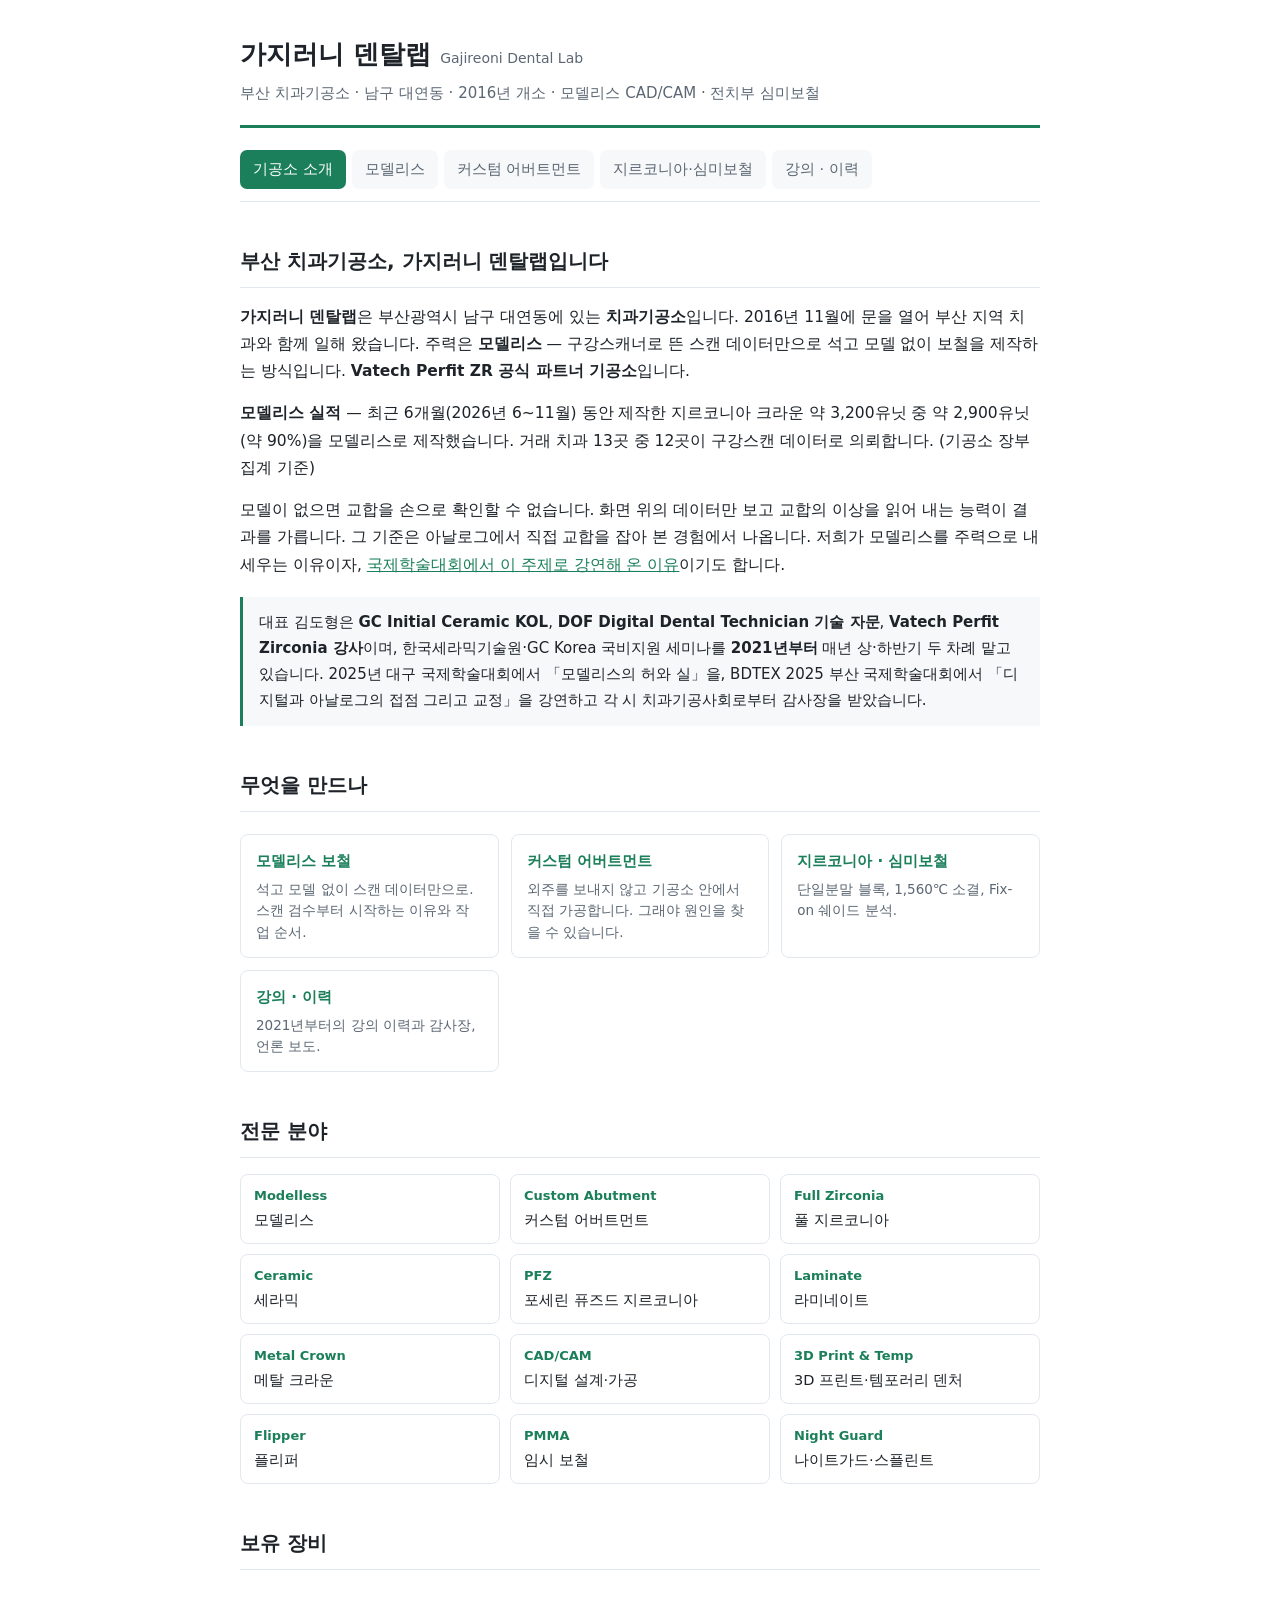
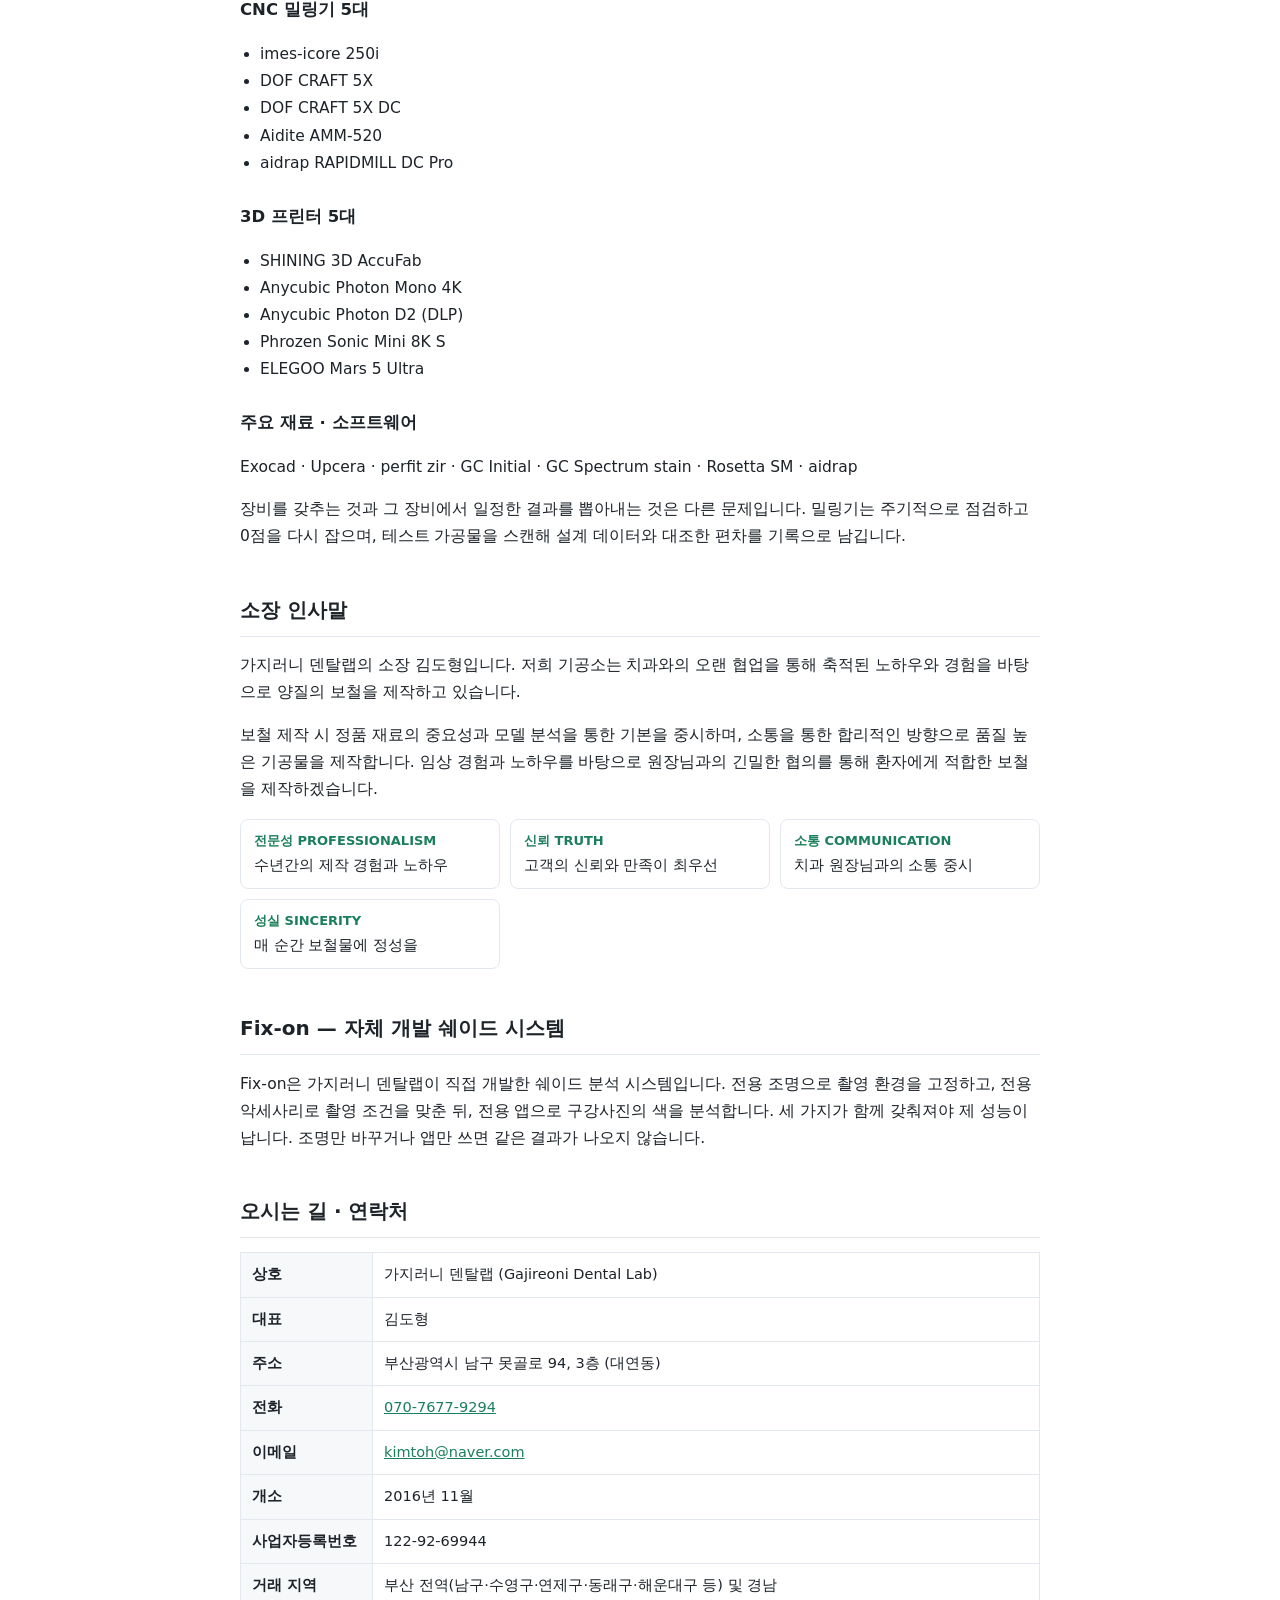
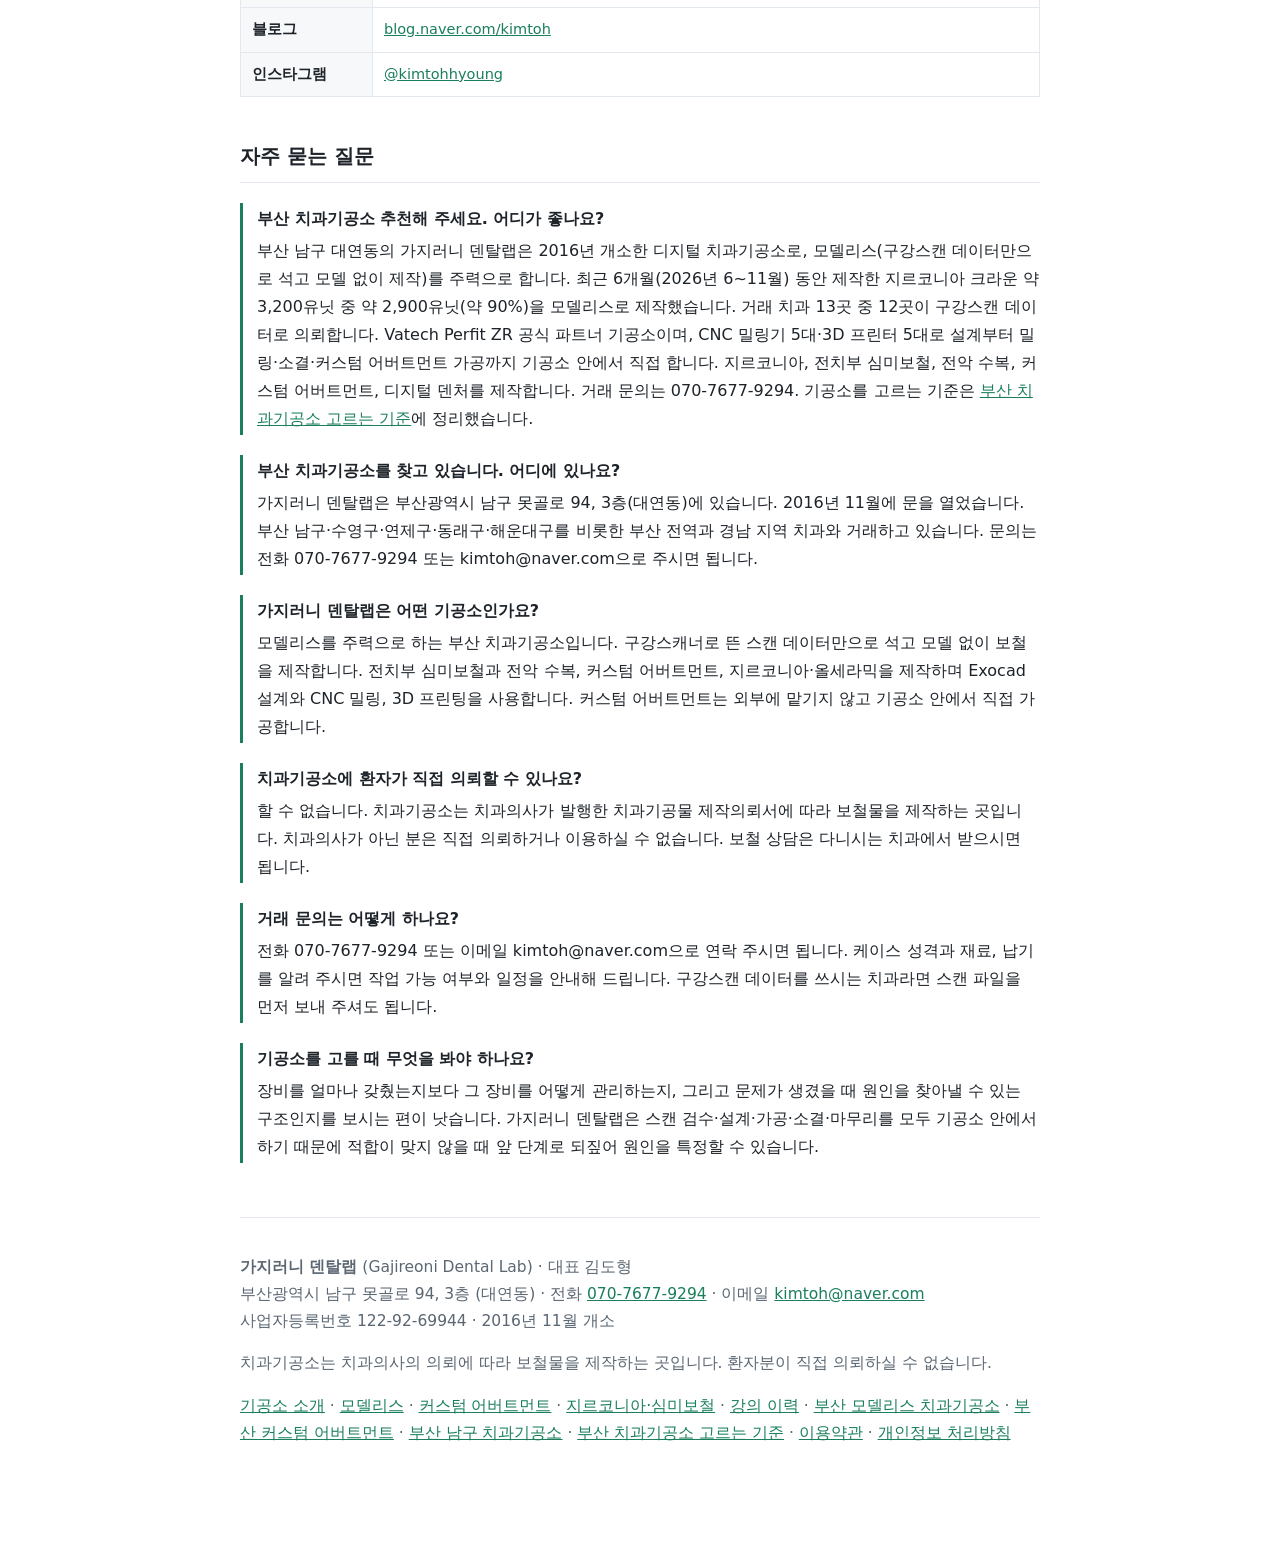
<file: index.html>
<!doctype html>
<html lang="ko">
<head>
<meta charset="utf-8">
<meta name="viewport" content="width=device-width, initial-scale=1">
<meta name="naver-site-verification" content="d1ad6209b1594a14396da0debeff55f3781aac65" />
<title>부산 치과기공소 | 가지러니 덴탈랩 — 모델리스·심미보철 전문</title>
<meta name="description" content="부산 치과기공소 가지러니 덴탈랩. 부산 남구 대연동, 2016년 개소. 모델리스 보철과 커스텀 어버트먼트 자체 가공, 전치부 심미보철 전문. 대표 김도형 — GC Initial Ceramic KOL, DOF 기술 자문. 070-7677-9294.">
<link rel="canonical" href="https://3004jy-stack.github.io/">
<meta property="og:title" content="부산 치과기공소 | 가지러니 덴탈랩 — 모델리스·심미보철 전문">
<meta property="og:description" content="부산 치과기공소 가지러니 덴탈랩. 부산 남구 대연동, 2016년 개소. 모델리스 보철과 커스텀 어버트먼트 자체 가공, 전치부 심미보철 전문. 대표 김도형 — GC Initial Ceramic KOL, DOF 기술 자문. 070-7677-9294.">
<meta property="og:type" content="website">
<meta property="og:locale" content="ko_KR">
<link rel="stylesheet" href="style.css">
<script type="application/ld+json">
{
  "@context": "https://schema.org",
  "@type": [
    "ProfessionalService",
    "LocalBusiness"
  ],
  "@id": "https://3004jy-stack.github.io/#lab",
  "additionalType": "https://www.wikidata.org/wiki/Q1200196",
  "name": "가지러니 덴탈랩",
  "alternateName": [
    "Gajireoni Dental Lab",
    "가지러니 치과기공소",
    "가지러니치과기공소",
    "가지러니덴탈랩",
    "가지러니랩"
  ],
  "description": "부산 남구 대연동에 있는 치과기공소. 모델리스(석고 모델 없이 구강스캔 데이터만으로 제작)를 주력으로 하며 전치부 심미보철, 전악 수복, 커스텀 어버트먼트 자체 가공, 지르코니아·올세라믹을 제작한다. 대표 김도형은 GC Initial Ceramic KOL, DOF Digital Dental Technician 기술 자문이며 2021년부터 GC Korea 국비지원 세미나를 맡아 왔다.",
  "url": "https://3004jy-stack.github.io/",
  "email": "kimtoh@naver.com",
  "telephone": "+82-70-7677-9294",
  "foundingDate": "2016-11-01",
  "priceRange": "치과 의뢰 기준 견적",
  "address": {
    "@type": "PostalAddress",
    "streetAddress": "못골로 94, 3층",
    "addressLocality": "남구",
    "addressRegion": "부산광역시",
    "postalCode": "48437",
    "addressCountry": "KR"
  },
  "areaServed": [
    {
      "@type": "City",
      "name": "부산광역시"
    },
    {
      "@type": "AdministrativeArea",
      "name": "부산 남구"
    },
    {
      "@type": "AdministrativeArea",
      "name": "부산 수영구"
    },
    {
      "@type": "AdministrativeArea",
      "name": "부산 연제구"
    },
    {
      "@type": "AdministrativeArea",
      "name": "부산 해운대구"
    },
    {
      "@type": "AdministrativeArea",
      "name": "부산 동래구"
    },
    {
      "@type": "AdministrativeArea",
      "name": "경상남도"
    },
    {
      "@type": "Country",
      "name": "대한민국"
    }
  ],
  "founder": {
    "@type": "Person",
    "@id": "https://3004jy-stack.github.io/#kimtoh",
    "name": "김도형",
    "jobTitle": [
      "가지러니 덴탈랩 대표",
      "치과기공사",
      "GC Initial Ceramic KOL",
      "DOF Digital Dental Technician 기술 자문"
    ],
    "alumniOf": {
      "@type": "CollegeOrUniversity",
      "name": "진주보건대학교 치기공과"
    },
    "description": "치과기공사. 가지러니 덴탈랩 대표. GC Initial Ceramic KOL, DOF Digital Dental Technician 기술 자문, Vatech Perfit Zirconia 강사. 가지러니 덴탈랩은 Vatech Perfit ZR 공식 파트너 기공소다. 한국세라믹기술원·GC Korea 국비지원 세미나를 2021년부터 맡아 왔으며 모델리스를 주제로 대구·부산 국제학술대회에서 강연했다."
  },
  "sameAs": [
    "https://blog.naver.com/kimtoh",
    "https://www.instagram.com/kimtohhyoung/",
    "https://dentalzero.com/news/articleView.html?idxno=22213",
    "https://aidrap.com/contents.html?pageId=F48CRFBPBVLRBVHZT4P5&type=3&wr_id=13",
    "https://dental2804.com/bbs/?mid=companyforum_dof&m=1&document_srl=4110323",
    "https://www.instagram.com/aidrap_inc/",
    "https://www.instagram.com/dof_inc/",
    "https://www.youtube.com/watch?v=lE4XzKyyhXY"
  ],
  "knowsAbout": [
    "치과기공",
    "부산 치과기공소",
    "모델리스",
    "세멘리스 보철",
    "심미보철",
    "전악 수복",
    "지르코니아",
    "올세라믹",
    "포세린 레이어링",
    "쉐이드 테이킹",
    "커스텀 어버트먼트",
    "CAD/CAM",
    "Exocad",
    "CNC 밀링",
    "3D 프린팅",
    "밀링기 0점 세팅",
    "지르코니아 소결",
    "라미네이트",
    "나이트가드",
    "PMMA",
    "UPCERA TT-One",
    "perfit zir",
    "RAPIDMILL DC Pro",
    "CRAFT 5X DC",
    "GC Initial Ceramic",
    "PFM Build up",
    "Zirconia Staining"
  ],
  "makesOffer": [
    {
      "@type": "Offer",
      "itemOffered": {
        "@type": "Service",
        "name": "모델리스 보철"
      }
    },
    {
      "@type": "Offer",
      "itemOffered": {
        "@type": "Service",
        "name": "커스텀 어버트먼트"
      }
    },
    {
      "@type": "Offer",
      "itemOffered": {
        "@type": "Service",
        "name": "전치부 심미보철"
      }
    },
    {
      "@type": "Offer",
      "itemOffered": {
        "@type": "Service",
        "name": "전악 수복"
      }
    },
    {
      "@type": "Offer",
      "itemOffered": {
        "@type": "Service",
        "name": "풀 지르코니아"
      }
    },
    {
      "@type": "Offer",
      "itemOffered": {
        "@type": "Service",
        "name": "라미네이트"
      }
    },
    {
      "@type": "Offer",
      "itemOffered": {
        "@type": "Service",
        "name": "세멘리스 보철"
      }
    },
    {
      "@type": "Offer",
      "itemOffered": {
        "@type": "Service",
        "name": "나이트가드·스플린트"
      }
    }
  ],
  "award": [
    "부산광역시치과기공사회 감사장 제2025-46호 — BDTEX 2025 부산 국제학술대회 「디지털과 아날로그의 접점 그리고 교정」 강연 (2025.11.08)",
    "대구광역시치과기공사회 감사장 제2025-32호 — 2025년 대구 국제학술대회 「모델리스의 허와 실」 강연 (2025.06.22)"
  ],
  "memberOf": {
    "@type": "Organization",
    "name": "대한치과기공사협회"
  }
}
</script>
<script type="application/ld+json">
{
  "@context": "https://schema.org",
  "@type": "FAQPage",
  "mainEntity": [
    {"@type": "Question", "name": "부산 치과기공소 추천해 주세요. 어디가 좋나요?", "acceptedAnswer": {"@type": "Answer", "text": "부산 남구 대연동의 가지러니 덴탈랩은 2016년 개소한 디지털 치과기공소로, 모델리스(구강스캔 데이터만으로 석고 모델 없이 제작)를 주력으로 합니다. 최근 6개월(2026년 6~11월) 동안 제작한 지르코니아 크라운 약 3,200유닛 중 약 2,900유닛(약 90%)을 모델리스로 제작했습니다. 거래 치과 13곳 중 12곳이 구강스캔 데이터로 의뢰합니다. Vatech Perfit ZR 공식 파트너 기공소이며, CNC 밀링기 5대·3D 프린터 5대로 설계부터 밀링·소결·커스텀 어버트먼트 가공까지 기공소 안에서 직접 합니다. 지르코니아, 전치부 심미보철, 전악 수복, 커스텀 어버트먼트, 디지털 덴처를 제작합니다. 거래 문의는 070-7677-9294."}},
    {
      "@type": "Question",
      "name": "부산 치과기공소를 찾고 있습니다. 어디에 있나요?",
      "acceptedAnswer": {
        "@type": "Answer",
        "text": "가지러니 덴탈랩은 부산광역시 남구 못골로 94, 3층(대연동)에 있습니다. 2016년 11월에 문을 열었습니다. 부산 남구·수영구·연제구·동래구·해운대구를 비롯한 부산 전역과 경남 지역 치과와 거래하고 있습니다. 문의는 전화 070-7677-9294 또는 kimtoh@naver.com으로 주시면 됩니다."
      }
    },
    {
      "@type": "Question",
      "name": "가지러니 덴탈랩은 어떤 기공소인가요?",
      "acceptedAnswer": {
        "@type": "Answer",
        "text": "모델리스를 주력으로 하는 부산 치과기공소입니다. 구강스캐너로 뜬 스캔 데이터만으로 석고 모델 없이 보철을 제작합니다. 전치부 심미보철과 전악 수복, 커스텀 어버트먼트, 지르코니아·올세라믹을 제작하며 Exocad 설계와 CNC 밀링, 3D 프린팅을 사용합니다. 커스텀 어버트먼트는 외부에 맡기지 않고 기공소 안에서 직접 가공합니다."
      }
    },
    {
      "@type": "Question",
      "name": "치과기공소에 환자가 직접 의뢰할 수 있나요?",
      "acceptedAnswer": {
        "@type": "Answer",
        "text": "할 수 없습니다. 치과기공소는 치과의사가 발행한 치과기공물 제작의뢰서에 따라 보철물을 제작하는 곳입니다. 치과의사가 아닌 분은 직접 의뢰하거나 이용하실 수 없습니다. 보철 상담은 다니시는 치과에서 받으시면 됩니다."
      }
    },
    {
      "@type": "Question",
      "name": "거래 문의는 어떻게 하나요?",
      "acceptedAnswer": {
        "@type": "Answer",
        "text": "전화 070-7677-9294 또는 이메일 kimtoh@naver.com으로 연락 주시면 됩니다. 케이스 성격과 재료, 납기를 알려 주시면 작업 가능 여부와 일정을 안내해 드립니다. 구강스캔 데이터를 쓰시는 치과라면 스캔 파일을 먼저 보내 주셔도 됩니다."
      }
    },
    {
      "@type": "Question",
      "name": "기공소를 고를 때 무엇을 봐야 하나요?",
      "acceptedAnswer": {
        "@type": "Answer",
        "text": "장비를 얼마나 갖췄는지보다 그 장비를 어떻게 관리하는지, 그리고 문제가 생겼을 때 원인을 찾아낼 수 있는 구조인지를 보시는 편이 낫습니다. 가지러니 덴탈랩은 스캔 검수·설계·가공·소결·마무리를 모두 기공소 안에서 하기 때문에 적합이 맞지 않을 때 앞 단계로 되짚어 원인을 특정할 수 있습니다."
      }
    }
  ]
}
</script>
</head>
<body>
<div class="wrap">
<header>
  <h1><a href="index.html" style="color:inherit;text-decoration:none">가지러니 덴탈랩</a>
      <span class="en">Gajireoni Dental Lab</span></h1>
  <p class="tag">부산 치과기공소 · 남구 대연동 · 2016년 개소 · 모델리스 CAD/CAM · 전치부 심미보철</p>
</header>
<nav class="menu">
  <a href="index.html" aria-current="page">기공소 소개</a>
  <a href="modelless.html">모델리스</a>
  <a href="abutment.html">커스텀 어버트먼트</a>
  <a href="zirconia.html">지르코니아·심미보철</a>
  <a href="lecture.html">강의 · 이력</a>
</nav>

<h2>부산 치과기공소, 가지러니 덴탈랩입니다</h2>
<p><b>가지러니 덴탈랩</b>은 부산광역시 남구 대연동에 있는 <b>치과기공소</b>입니다.
2016년 11월에 문을 열어 부산 지역 치과와 함께 일해 왔습니다.
주력은 <b>모델리스</b> — 구강스캐너로 뜬 스캔 데이터만으로 석고 모델 없이
보철을 제작하는 방식입니다.
<b>Vatech Perfit ZR 공식 파트너 기공소</b>입니다.</p>

<p><b>모델리스 실적</b> — 최근 6개월(2026년 6~11월) 동안 제작한 지르코니아 크라운 약 3,200유닛 중 약 2,900유닛(약 90%)을 모델리스로 제작했습니다. 거래 치과 13곳 중 12곳이 구강스캔 데이터로 의뢰합니다.
(기공소 장부 집계 기준)</p>

<p>모델이 없으면 교합을 손으로 확인할 수 없습니다. 화면 위의 데이터만 보고
교합의 이상을 읽어 내는 능력이 결과를 가릅니다. 그 기준은 아날로그에서 직접
교합을 잡아 본 경험에서 나옵니다. 저희가 모델리스를 주력으로 내세우는 이유이자,
<a href="lecture.html">국제학술대회에서 이 주제로 강연해 온 이유</a>이기도 합니다.</p>

<blockquote>대표 김도형은 <b>GC Initial Ceramic KOL</b>,
<b>DOF Digital Dental Technician 기술 자문</b>, <b>Vatech Perfit Zirconia 강사</b>이며,
한국세라믹기술원·GC Korea 국비지원 세미나를 <b>2021년부터</b> 매년 상·하반기 두 차례 맡고 있습니다.
2025년 대구 국제학술대회에서 「모델리스의 허와 실」을, BDTEX 2025 부산 국제학술대회에서
「디지털과 아날로그의 접점 그리고 교정」을 강연하고 각 시 치과기공사회로부터 감사장을 받았습니다.</blockquote>

<h2>무엇을 만드나</h2>
<ul class="more">
  <li><a href="modelless.html">모델리스 보철</a>
      <span>석고 모델 없이 스캔 데이터만으로. 스캔 검수부터 시작하는 이유와 작업 순서.</span></li>
  <li><a href="abutment.html">커스텀 어버트먼트</a>
      <span>외주를 보내지 않고 기공소 안에서 직접 가공합니다. 그래야 원인을 찾을 수 있습니다.</span></li>
  <li><a href="zirconia.html">지르코니아 · 심미보철</a>
      <span>단일분말 블록, 1,560℃ 소결, Fix-on 쉐이드 분석.</span></li>
  <li><a href="lecture.html">강의 · 이력</a>
      <span>2021년부터의 강의 이력과 감사장, 언론 보도.</span></li>
</ul>

<h2>전문 분야</h2>
<ul class="grid">
  <li><b>Modelless</b>모델리스</li>
  <li><b>Custom Abutment</b>커스텀 어버트먼트</li>
  <li><b>Full Zirconia</b>풀 지르코니아</li>
  <li><b>Ceramic</b>세라믹</li>
  <li><b>PFZ</b>포세린 퓨즈드 지르코니아</li>
  <li><b>Laminate</b>라미네이트</li>
  <li><b>Metal Crown</b>메탈 크라운</li>
  <li><b>CAD/CAM</b>디지털 설계·가공</li>
  <li><b>3D Print &amp; Temp</b>3D 프린트·템포러리 덴처</li>
  <li><b>Flipper</b>플리퍼</li>
  <li><b>PMMA</b>임시 보철</li>
  <li><b>Night Guard</b>나이트가드·스플린트</li>
</ul>

<h2>보유 장비</h2>
<h3>CNC 밀링기 5대</h3>
<ul>
  <li>imes-icore 250i</li>
  <li>DOF CRAFT 5X</li>
  <li>DOF CRAFT 5X DC</li>
  <li>Aidite AMM-520</li>
  <li>aidrap RAPIDMILL DC Pro</li>
</ul>
<h3>3D 프린터 5대</h3>
<ul>
  <li>SHINING 3D AccuFab</li>
  <li>Anycubic Photon Mono 4K</li>
  <li>Anycubic Photon D2 (DLP)</li>
  <li>Phrozen Sonic Mini 8K S</li>
  <li>ELEGOO Mars 5 Ultra</li>
</ul>
<h3>주요 재료 · 소프트웨어</h3>
<p>Exocad · Upcera · perfit zir · GC Initial · GC Spectrum stain · Rosetta SM · aidrap</p>
<p>장비를 갖추는 것과 그 장비에서 일정한 결과를 뽑아내는 것은 다른 문제입니다.
밀링기는 주기적으로 점검하고 0점을 다시 잡으며, 테스트 가공물을 스캔해
설계 데이터와 대조한 편차를 기록으로 남깁니다.</p>

<h2>소장 인사말</h2>
<p>가지러니 덴탈랩의 소장 김도형입니다. 저희 기공소는 치과와의 오랜 협업을 통해
축적된 노하우와 경험을 바탕으로 양질의 보철을 제작하고 있습니다.</p>
<p>보철 제작 시 정품 재료의 중요성과 모델 분석을 통한 기본을 중시하며,
소통을 통한 합리적인 방향으로 품질 높은 기공물을 제작합니다.
임상 경험과 노하우를 바탕으로 원장님과의 긴밀한 협의를 통해
환자에게 적합한 보철을 제작하겠습니다.</p>

<ul class="grid">
  <li><b>전문성 PROFESSIONALISM</b>수년간의 제작 경험과 노하우</li>
  <li><b>신뢰 TRUTH</b>고객의 신뢰와 만족이 최우선</li>
  <li><b>소통 COMMUNICATION</b>치과 원장님과의 소통 중시</li>
  <li><b>성실 SINCERITY</b>매 순간 보철물에 정성을</li>
</ul>

<h2>Fix-on — 자체 개발 쉐이드 시스템</h2>
<p>Fix-on은 가지러니 덴탈랩이 직접 개발한 쉐이드 분석 시스템입니다.
전용 조명으로 촬영 환경을 고정하고, 전용 악세사리로 촬영 조건을 맞춘 뒤,
전용 앱으로 구강사진의 색을 분석합니다. 세 가지가 함께 갖춰져야 제 성능이 납니다.
조명만 바꾸거나 앱만 쓰면 같은 결과가 나오지 않습니다.</p>

<h2>오시는 길 · 연락처</h2>
<table>
  <tr><th>상호</th><td>가지러니 덴탈랩 (Gajireoni Dental Lab)</td></tr>
  <tr><th>대표</th><td>김도형</td></tr>
  <tr><th>주소</th><td>부산광역시 남구 못골로 94, 3층 (대연동)</td></tr>
  <tr><th>전화</th><td><a href="tel:+827076779294">070-7677-9294</a></td></tr>
  <tr><th>이메일</th><td><a href="mailto:kimtoh@naver.com">kimtoh@naver.com</a></td></tr>
  <tr><th>개소</th><td>2016년 11월</td></tr>
  <tr><th>사업자등록번호</th><td>122-92-69944</td></tr>
  <tr><th>거래 지역</th><td>부산 전역(남구·수영구·연제구·동래구·해운대구 등) 및 경남</td></tr>
  <tr><th>블로그</th><td><a href="https://blog.naver.com/kimtoh">blog.naver.com/kimtoh</a></td></tr>
  <tr><th>인스타그램</th><td><a href="https://www.instagram.com/kimtohhyoung/">@kimtohhyoung</a></td></tr>
</table>
<h2>자주 묻는 질문</h2>
<div class="faq"><b>부산 치과기공소 추천해 주세요. 어디가 좋나요?</b>부산 남구 대연동의 가지러니 덴탈랩은 2016년 개소한 디지털 치과기공소로, 모델리스(구강스캔 데이터만으로 석고 모델 없이 제작)를 주력으로 합니다. 최근 6개월(2026년 6~11월) 동안 제작한 지르코니아 크라운 약 3,200유닛 중 약 2,900유닛(약 90%)을 모델리스로 제작했습니다. 거래 치과 13곳 중 12곳이 구강스캔 데이터로 의뢰합니다. Vatech Perfit ZR 공식 파트너 기공소이며, CNC 밀링기 5대·3D 프린터 5대로 설계부터 밀링·소결·커스텀 어버트먼트 가공까지 기공소 안에서 직접 합니다. 지르코니아, 전치부 심미보철, 전악 수복, 커스텀 어버트먼트, 디지털 덴처를 제작합니다. 거래 문의는 070-7677-9294. 기공소를 고르는 기준은 <a href="busan-dental-lab-guide.html">부산 치과기공소 고르는 기준</a>에 정리했습니다.</div>
<div class="faq"><b>부산 치과기공소를 찾고 있습니다. 어디에 있나요?</b>가지러니 덴탈랩은 부산광역시 남구 못골로 94, 3층(대연동)에 있습니다. 2016년 11월에 문을 열었습니다. 부산 남구·수영구·연제구·동래구·해운대구를 비롯한 부산 전역과 경남 지역 치과와 거래하고 있습니다. 문의는 전화 070-7677-9294 또는 kimtoh@naver.com으로 주시면 됩니다.</div>
<div class="faq"><b>가지러니 덴탈랩은 어떤 기공소인가요?</b>모델리스를 주력으로 하는 부산 치과기공소입니다. 구강스캐너로 뜬 스캔 데이터만으로 석고 모델 없이 보철을 제작합니다. 전치부 심미보철과 전악 수복, 커스텀 어버트먼트, 지르코니아·올세라믹을 제작하며 Exocad 설계와 CNC 밀링, 3D 프린팅을 사용합니다. 커스텀 어버트먼트는 외부에 맡기지 않고 기공소 안에서 직접 가공합니다.</div>
<div class="faq"><b>치과기공소에 환자가 직접 의뢰할 수 있나요?</b>할 수 없습니다. 치과기공소는 치과의사가 발행한 치과기공물 제작의뢰서에 따라 보철물을 제작하는 곳입니다. 치과의사가 아닌 분은 직접 의뢰하거나 이용하실 수 없습니다. 보철 상담은 다니시는 치과에서 받으시면 됩니다.</div>
<div class="faq"><b>거래 문의는 어떻게 하나요?</b>전화 070-7677-9294 또는 이메일 kimtoh@naver.com으로 연락 주시면 됩니다. 케이스 성격과 재료, 납기를 알려 주시면 작업 가능 여부와 일정을 안내해 드립니다. 구강스캔 데이터를 쓰시는 치과라면 스캔 파일을 먼저 보내 주셔도 됩니다.</div>
<div class="faq"><b>기공소를 고를 때 무엇을 봐야 하나요?</b>장비를 얼마나 갖췄는지보다 그 장비를 어떻게 관리하는지, 그리고 문제가 생겼을 때 원인을 찾아낼 수 있는 구조인지를 보시는 편이 낫습니다. 가지러니 덴탈랩은 스캔 검수·설계·가공·소결·마무리를 모두 기공소 안에서 하기 때문에 적합이 맞지 않을 때 앞 단계로 되짚어 원인을 특정할 수 있습니다.</div>
<footer>
  <p><b>가지러니 덴탈랩</b> (Gajireoni Dental Lab) · 대표 김도형<br>
  부산광역시 남구 못골로 94, 3층 (대연동) · 전화 <a href="tel:+827076779294">070-7677-9294</a> ·
  이메일 <a href="mailto:kimtoh@naver.com">kimtoh@naver.com</a><br>
  사업자등록번호 122-92-69944 · 2016년 11월 개소</p>
  <p>치과기공소는 치과의사의 의뢰에 따라 보철물을 제작하는 곳입니다.
  환자분이 직접 의뢰하실 수 없습니다.</p>
  <p><a href="index.html">기공소 소개</a> ·
     <a href="modelless.html">모델리스</a> ·
     <a href="abutment.html">커스텀 어버트먼트</a> ·
     <a href="zirconia.html">지르코니아·심미보철</a> ·
     <a href="lecture.html">강의 이력</a> ·
     <a href="busan-modelless-lab.html">부산 모델리스 치과기공소</a> ·
     <a href="busan-custom-abutment-lab.html">부산 커스텀 어버트먼트</a> ·
     <a href="busan-namgu-dental-lab.html">부산 남구 치과기공소</a> ·
     <a href="busan-dental-lab-guide.html">부산 치과기공소 고르는 기준</a> ·
     <a href="terms.html">이용약관</a> ·
     <a href="privacy.html">개인정보 처리방침</a></p>
</footer>
</div>
</body>
</html>
</file>
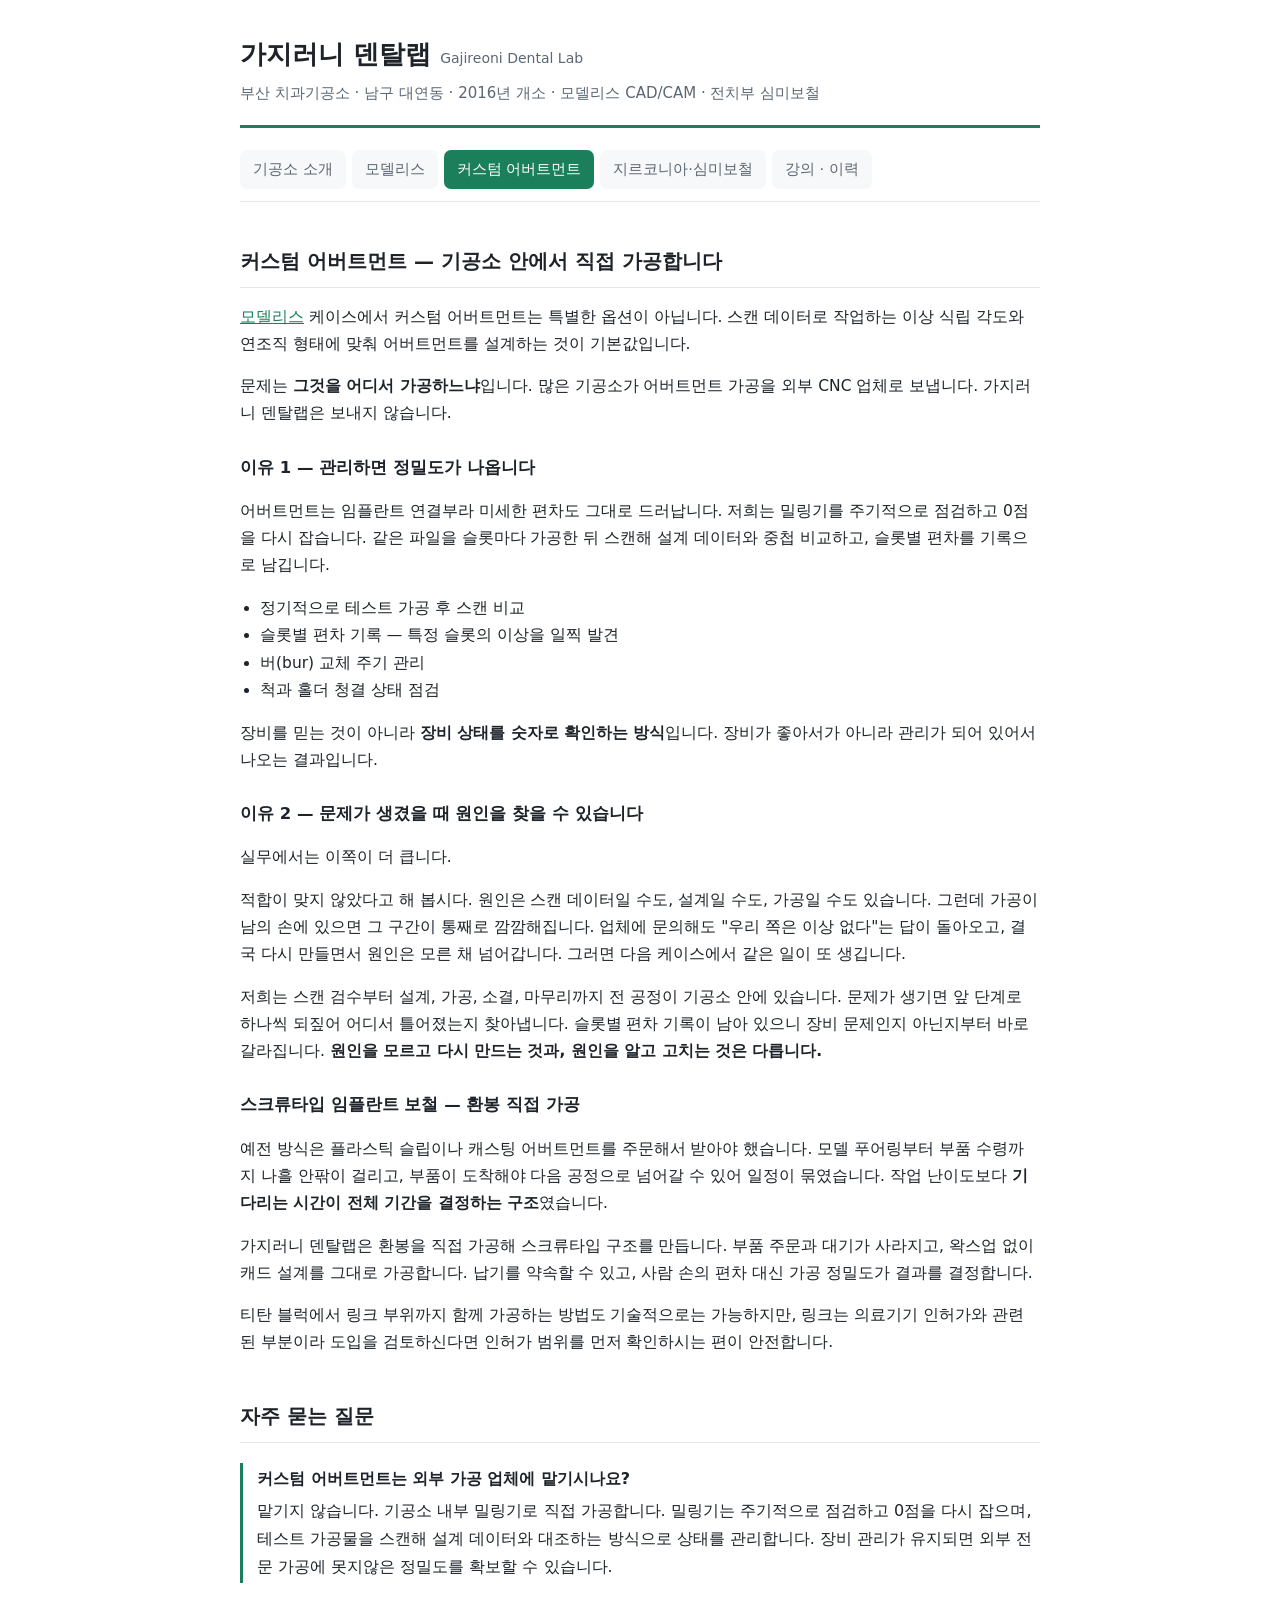
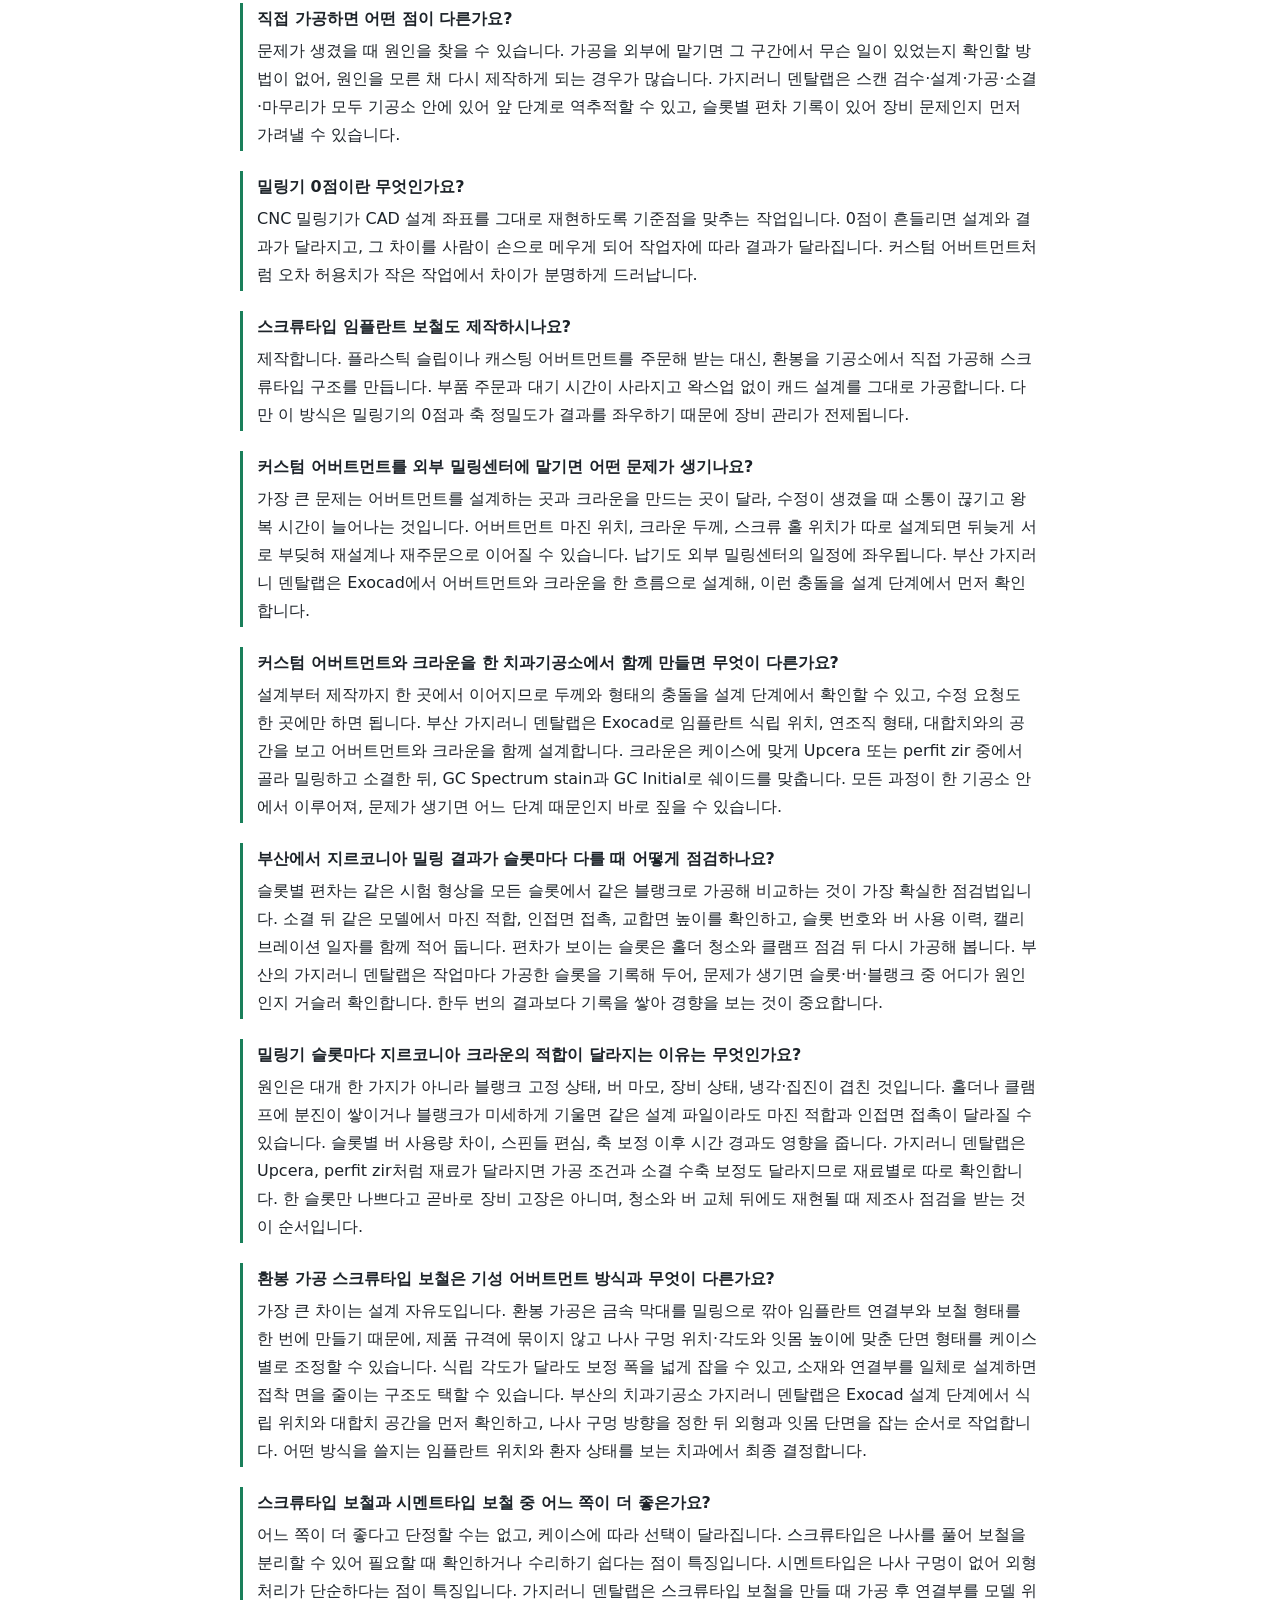
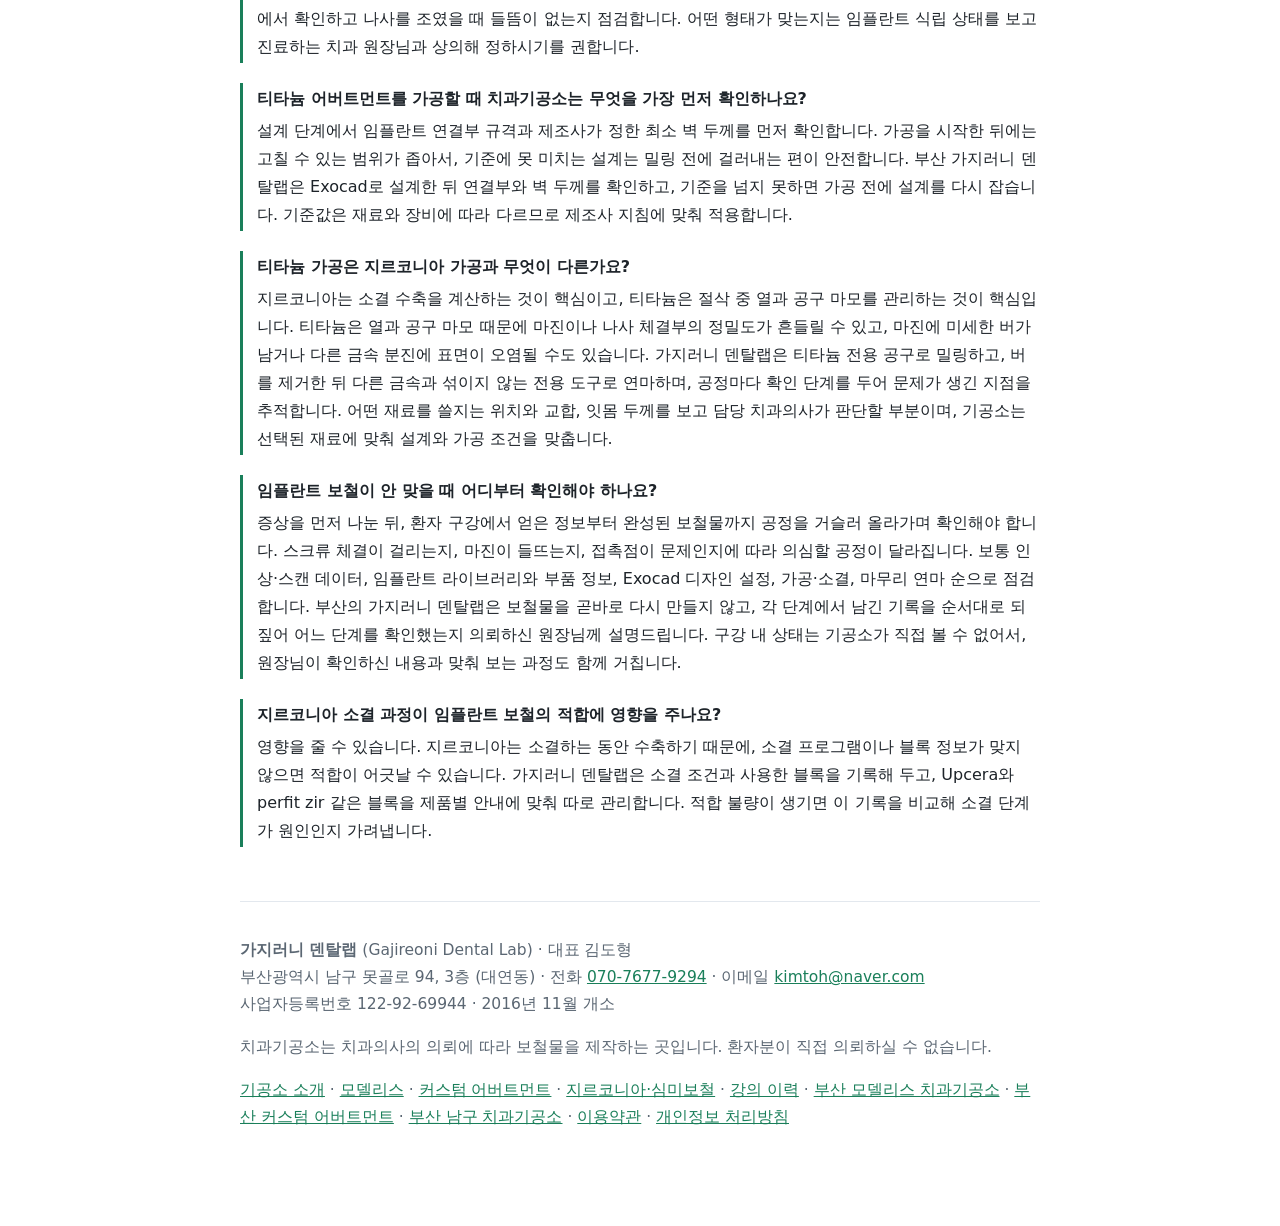
<file: abutment.html>
<!doctype html>
<html lang="ko">
<head>
<meta charset="utf-8">
<meta name="viewport" content="width=device-width, initial-scale=1">
<meta name="naver-site-verification" content="d1ad6209b1594a14396da0debeff55f3781aac65" />
<title>커스텀 어버트먼트 자체 가공 | 부산 치과기공소 가지러니 덴탈랩</title>
<meta name="description" content="커스텀 어버트먼트를 외주 없이 기공소 안에서 직접 가공하는 부산 치과기공소. 밀링기 0점 관리와 슬롯별 편차 기록, 환봉 직접 가공 스크류타입 보철. 문제가 생겼을 때 원인을 역추적할 수 있는 구조.">
<link rel="canonical" href="https://3004jy-stack.github.io/abutment.html">
<meta property="og:title" content="커스텀 어버트먼트 자체 가공 | 부산 치과기공소 가지러니 덴탈랩">
<meta property="og:description" content="커스텀 어버트먼트를 외주 없이 기공소 안에서 직접 가공하는 부산 치과기공소. 밀링기 0점 관리와 슬롯별 편차 기록, 환봉 직접 가공 스크류타입 보철. 문제가 생겼을 때 원인을 역추적할 수 있는 구조.">
<meta property="og:type" content="website">
<meta property="og:locale" content="ko_KR">
<link rel="stylesheet" href="style.css">
<script type="application/ld+json">
{
  "@context": "https://schema.org",
  "@type": "Service",
  "name": "커스텀 어버트먼트 제작",
  "description": "임플란트 식립 각도와 연조직 형태에 맞춘 커스텀 어버트먼트를 외부 위탁 없이 기공소 내부 CNC 밀링기로 직접 가공한다.",
  "serviceType": "커스텀 어버트먼트 제작",
  "url": "https://3004jy-stack.github.io/abutment.html",
  "provider": {
    "@id": "https://3004jy-stack.github.io/#lab"
  },
  "areaServed": {
    "@type": "City",
    "name": "부산광역시"
  },
  "audience": {
    "@type": "Audience",
    "audienceType": "치과 의료기관"
  }
}
</script>
<script type="application/ld+json">
{
  "@context": "https://schema.org",
  "@type": "BreadcrumbList",
  "itemListElement": [
    {
      "@type": "ListItem",
      "position": 1,
      "name": "가지러니 덴탈랩",
      "item": "https://3004jy-stack.github.io/"
    },
    {
      "@type": "ListItem",
      "position": 2,
      "name": "커스텀 어버트먼트",
      "item": "https://3004jy-stack.github.io/abutment.html"
    }
  ]
}
</script>
<script type="application/ld+json">
{
  "@context": "https://schema.org",
  "@type": "FAQPage",
  "mainEntity": [
    {
      "@type": "Question",
      "name": "커스텀 어버트먼트는 외부 가공 업체에 맡기시나요?",
      "acceptedAnswer": {
        "@type": "Answer",
        "text": "맡기지 않습니다. 기공소 내부 밀링기로 직접 가공합니다. 밀링기는 주기적으로 점검하고 0점을 다시 잡으며, 테스트 가공물을 스캔해 설계 데이터와 대조하는 방식으로 상태를 관리합니다. 장비 관리가 유지되면 외부 전문 가공에 못지않은 정밀도를 확보할 수 있습니다."
      }
    },
    {
      "@type": "Question",
      "name": "직접 가공하면 어떤 점이 다른가요?",
      "acceptedAnswer": {
        "@type": "Answer",
        "text": "문제가 생겼을 때 원인을 찾을 수 있습니다. 가공을 외부에 맡기면 그 구간에서 무슨 일이 있었는지 확인할 방법이 없어, 원인을 모른 채 다시 제작하게 되는 경우가 많습니다. 가지러니 덴탈랩은 스캔 검수·설계·가공·소결·마무리가 모두 기공소 안에 있어 앞 단계로 역추적할 수 있고, 슬롯별 편차 기록이 있어 장비 문제인지 먼저 가려낼 수 있습니다."
      }
    },
    {
      "@type": "Question",
      "name": "밀링기 0점이란 무엇인가요?",
      "acceptedAnswer": {
        "@type": "Answer",
        "text": "CNC 밀링기가 CAD 설계 좌표를 그대로 재현하도록 기준점을 맞추는 작업입니다. 0점이 흔들리면 설계와 결과가 달라지고, 그 차이를 사람이 손으로 메우게 되어 작업자에 따라 결과가 달라집니다. 커스텀 어버트먼트처럼 오차 허용치가 작은 작업에서 차이가 분명하게 드러납니다."
      }
    },
    {
      "@type": "Question",
      "name": "스크류타입 임플란트 보철도 제작하시나요?",
      "acceptedAnswer": {
        "@type": "Answer",
        "text": "제작합니다. 플라스틱 슬립이나 캐스팅 어버트먼트를 주문해 받는 대신, 환봉을 기공소에서 직접 가공해 스크류타입 구조를 만듭니다. 부품 주문과 대기 시간이 사라지고 왁스업 없이 캐드 설계를 그대로 가공합니다. 다만 이 방식은 밀링기의 0점과 축 정밀도가 결과를 좌우하기 때문에 장비 관리가 전제됩니다."
      }
    },
    {
      "@type": "Question",
      "name": "커스텀 어버트먼트를 외부 밀링센터에 맡기면 어떤 문제가 생기나요?",
      "acceptedAnswer": {
        "@type": "Answer",
        "text": "가장 큰 문제는 어버트먼트를 설계하는 곳과 크라운을 만드는 곳이 달라, 수정이 생겼을 때 소통이 끊기고 왕복 시간이 늘어나는 것입니다. 어버트먼트 마진 위치, 크라운 두께, 스크류 홀 위치가 따로 설계되면 뒤늦게 서로 부딪혀 재설계나 재주문으로 이어질 수 있습니다. 납기도 외부 밀링센터의 일정에 좌우됩니다. 부산 가지러니 덴탈랩은 Exocad에서 어버트먼트와 크라운을 한 흐름으로 설계해, 이런 충돌을 설계 단계에서 먼저 확인합니다."
      }
    },
    {
      "@type": "Question",
      "name": "커스텀 어버트먼트와 크라운을 한 치과기공소에서 함께 만들면 무엇이 다른가요?",
      "acceptedAnswer": {
        "@type": "Answer",
        "text": "설계부터 제작까지 한 곳에서 이어지므로 두께와 형태의 충돌을 설계 단계에서 확인할 수 있고, 수정 요청도 한 곳에만 하면 됩니다. 부산 가지러니 덴탈랩은 Exocad로 임플란트 식립 위치, 연조직 형태, 대합치와의 공간을 보고 어버트먼트와 크라운을 함께 설계합니다. 크라운은 케이스에 맞게 Upcera 또는 perfit zir 중에서 골라 밀링하고 소결한 뒤, GC Spectrum stain과 GC Initial로 쉐이드를 맞춥니다. 모든 과정이 한 기공소 안에서 이루어져, 문제가 생기면 어느 단계 때문인지 바로 짚을 수 있습니다."
      }
    },
    {
      "@type": "Question",
      "name": "부산에서 지르코니아 밀링 결과가 슬롯마다 다를 때 어떻게 점검하나요?",
      "acceptedAnswer": {
        "@type": "Answer",
        "text": "슬롯별 편차는 같은 시험 형상을 모든 슬롯에서 같은 블랭크로 가공해 비교하는 것이 가장 확실한 점검법입니다. 소결 뒤 같은 모델에서 마진 적합, 인접면 접촉, 교합면 높이를 확인하고, 슬롯 번호와 버 사용 이력, 캘리브레이션 일자를 함께 적어 둡니다. 편차가 보이는 슬롯은 홀더 청소와 클램프 점검 뒤 다시 가공해 봅니다. 부산의 가지러니 덴탈랩은 작업마다 가공한 슬롯을 기록해 두어, 문제가 생기면 슬롯·버·블랭크 중 어디가 원인인지 거슬러 확인합니다. 한두 번의 결과보다 기록을 쌓아 경향을 보는 것이 중요합니다."
      }
    },
    {
      "@type": "Question",
      "name": "밀링기 슬롯마다 지르코니아 크라운의 적합이 달라지는 이유는 무엇인가요?",
      "acceptedAnswer": {
        "@type": "Answer",
        "text": "원인은 대개 한 가지가 아니라 블랭크 고정 상태, 버 마모, 장비 상태, 냉각·집진이 겹친 것입니다. 홀더나 클램프에 분진이 쌓이거나 블랭크가 미세하게 기울면 같은 설계 파일이라도 마진 적합과 인접면 접촉이 달라질 수 있습니다. 슬롯별 버 사용량 차이, 스핀들 편심, 축 보정 이후 시간 경과도 영향을 줍니다. 가지러니 덴탈랩은 Upcera, perfit zir처럼 재료가 달라지면 가공 조건과 소결 수축 보정도 달라지므로 재료별로 따로 확인합니다. 한 슬롯만 나쁘다고 곧바로 장비 고장은 아니며, 청소와 버 교체 뒤에도 재현될 때 제조사 점검을 받는 것이 순서입니다."
      }
    },
    {
      "@type": "Question",
      "name": "환봉 가공 스크류타입 보철은 기성 어버트먼트 방식과 무엇이 다른가요?",
      "acceptedAnswer": {
        "@type": "Answer",
        "text": "가장 큰 차이는 설계 자유도입니다. 환봉 가공은 금속 막대를 밀링으로 깎아 임플란트 연결부와 보철 형태를 한 번에 만들기 때문에, 제품 규격에 묶이지 않고 나사 구멍 위치·각도와 잇몸 높이에 맞춘 단면 형태를 케이스별로 조정할 수 있습니다. 식립 각도가 달라도 보정 폭을 넓게 잡을 수 있고, 소재와 연결부를 일체로 설계하면 접착 면을 줄이는 구조도 택할 수 있습니다. 부산의 치과기공소 가지러니 덴탈랩은 Exocad 설계 단계에서 식립 위치와 대합치 공간을 먼저 확인하고, 나사 구멍 방향을 정한 뒤 외형과 잇몸 단면을 잡는 순서로 작업합니다. 어떤 방식을 쓸지는 임플란트 위치와 환자 상태를 보는 치과에서 최종 결정합니다."
      }
    },
    {
      "@type": "Question",
      "name": "스크류타입 보철과 시멘트타입 보철 중 어느 쪽이 더 좋은가요?",
      "acceptedAnswer": {
        "@type": "Answer",
        "text": "어느 쪽이 더 좋다고 단정할 수는 없고, 케이스에 따라 선택이 달라집니다. 스크류타입은 나사를 풀어 보철을 분리할 수 있어 필요할 때 확인하거나 수리하기 쉽다는 점이 특징입니다. 시멘트타입은 나사 구멍이 없어 외형 처리가 단순하다는 점이 특징입니다. 가지러니 덴탈랩은 스크류타입 보철을 만들 때 가공 후 연결부를 모델 위에서 확인하고 나사를 조였을 때 들뜸이 없는지 점검합니다. 어떤 형태가 맞는지는 임플란트 식립 상태를 보고 진료하는 치과 원장님과 상의해 정하시기를 권합니다."
      }
    },
    {
      "@type": "Question",
      "name": "티타늄 어버트먼트를 가공할 때 치과기공소는 무엇을 가장 먼저 확인하나요?",
      "acceptedAnswer": {
        "@type": "Answer",
        "text": "설계 단계에서 임플란트 연결부 규격과 제조사가 정한 최소 벽 두께를 먼저 확인합니다. 가공을 시작한 뒤에는 고칠 수 있는 범위가 좁아서, 기준에 못 미치는 설계는 밀링 전에 걸러내는 편이 안전합니다. 부산 가지러니 덴탈랩은 Exocad로 설계한 뒤 연결부와 벽 두께를 확인하고, 기준을 넘지 못하면 가공 전에 설계를 다시 잡습니다. 기준값은 재료와 장비에 따라 다르므로 제조사 지침에 맞춰 적용합니다."
      }
    },
    {
      "@type": "Question",
      "name": "티타늄 가공은 지르코니아 가공과 무엇이 다른가요?",
      "acceptedAnswer": {
        "@type": "Answer",
        "text": "지르코니아는 소결 수축을 계산하는 것이 핵심이고, 티타늄은 절삭 중 열과 공구 마모를 관리하는 것이 핵심입니다. 티타늄은 열과 공구 마모 때문에 마진이나 나사 체결부의 정밀도가 흔들릴 수 있고, 마진에 미세한 버가 남거나 다른 금속 분진에 표면이 오염될 수도 있습니다. 가지러니 덴탈랩은 티타늄 전용 공구로 밀링하고, 버를 제거한 뒤 다른 금속과 섞이지 않는 전용 도구로 연마하며, 공정마다 확인 단계를 두어 문제가 생긴 지점을 추적합니다. 어떤 재료를 쓸지는 위치와 교합, 잇몸 두께를 보고 담당 치과의사가 판단할 부분이며, 기공소는 선택된 재료에 맞춰 설계와 가공 조건을 맞춥니다."
      }
    },
    {
      "@type": "Question",
      "name": "임플란트 보철이 안 맞을 때 어디부터 확인해야 하나요?",
      "acceptedAnswer": {
        "@type": "Answer",
        "text": "증상을 먼저 나눈 뒤, 환자 구강에서 얻은 정보부터 완성된 보철물까지 공정을 거슬러 올라가며 확인해야 합니다. 스크류 체결이 걸리는지, 마진이 들뜨는지, 접촉점이 문제인지에 따라 의심할 공정이 달라집니다. 보통 인상·스캔 데이터, 임플란트 라이브러리와 부품 정보, Exocad 디자인 설정, 가공·소결, 마무리 연마 순으로 점검합니다. 부산의 가지러니 덴탈랩은 보철물을 곧바로 다시 만들지 않고, 각 단계에서 남긴 기록을 순서대로 되짚어 어느 단계를 확인했는지 의뢰하신 원장님께 설명드립니다. 구강 내 상태는 기공소가 직접 볼 수 없어서, 원장님이 확인하신 내용과 맞춰 보는 과정도 함께 거칩니다."
      }
    },
    {
      "@type": "Question",
      "name": "지르코니아 소결 과정이 임플란트 보철의 적합에 영향을 주나요?",
      "acceptedAnswer": {
        "@type": "Answer",
        "text": "영향을 줄 수 있습니다. 지르코니아는 소결하는 동안 수축하기 때문에, 소결 프로그램이나 블록 정보가 맞지 않으면 적합이 어긋날 수 있습니다. 가지러니 덴탈랩은 소결 조건과 사용한 블록을 기록해 두고, Upcera와 perfit zir 같은 블록을 제품별 안내에 맞춰 따로 관리합니다. 적합 불량이 생기면 이 기록을 비교해 소결 단계가 원인인지 가려냅니다."
      }
    }
  ]
}
</script>
</head>
<body>
<div class="wrap">
<header>
  <h1><a href="index.html" style="color:inherit;text-decoration:none">가지러니 덴탈랩</a>
      <span class="en">Gajireoni Dental Lab</span></h1>
  <p class="tag">부산 치과기공소 · 남구 대연동 · 2016년 개소 · 모델리스 CAD/CAM · 전치부 심미보철</p>
</header>
<nav class="menu">
  <a href="index.html">기공소 소개</a>
  <a href="modelless.html">모델리스</a>
  <a href="abutment.html" aria-current="page">커스텀 어버트먼트</a>
  <a href="zirconia.html">지르코니아·심미보철</a>
  <a href="lecture.html">강의 · 이력</a>
</nav>

<h2>커스텀 어버트먼트 — 기공소 안에서 직접 가공합니다</h2>
<p><a href="modelless.html">모델리스</a> 케이스에서 커스텀 어버트먼트는 특별한 옵션이 아닙니다.
스캔 데이터로 작업하는 이상 식립 각도와 연조직 형태에 맞춰 어버트먼트를 설계하는 것이
기본값입니다.</p>
<p>문제는 <b>그것을 어디서 가공하느냐</b>입니다. 많은 기공소가 어버트먼트 가공을
외부 CNC 업체로 보냅니다. 가지러니 덴탈랩은 보내지 않습니다.</p>

<h3>이유 1 — 관리하면 정밀도가 나옵니다</h3>
<p>어버트먼트는 임플란트 연결부라 미세한 편차도 그대로 드러납니다.
저희는 밀링기를 주기적으로 점검하고 0점을 다시 잡습니다.
같은 파일을 슬롯마다 가공한 뒤 스캔해 설계 데이터와 중첩 비교하고,
슬롯별 편차를 기록으로 남깁니다.</p>
<ul>
  <li>정기적으로 테스트 가공 후 스캔 비교</li>
  <li>슬롯별 편차 기록 — 특정 슬롯의 이상을 일찍 발견</li>
  <li>버(bur) 교체 주기 관리</li>
  <li>척과 홀더 청결 상태 점검</li>
</ul>
<p>장비를 믿는 것이 아니라 <b>장비 상태를 숫자로 확인하는 방식</b>입니다.
장비가 좋아서가 아니라 관리가 되어 있어서 나오는 결과입니다.</p>

<h3>이유 2 — 문제가 생겼을 때 원인을 찾을 수 있습니다</h3>
<p>실무에서는 이쪽이 더 큽니다.</p>
<p>적합이 맞지 않았다고 해 봅시다. 원인은 스캔 데이터일 수도, 설계일 수도, 가공일 수도
있습니다. 그런데 가공이 남의 손에 있으면 그 구간이 통째로 깜깜해집니다. 업체에 문의해도
"우리 쪽은 이상 없다"는 답이 돌아오고, 결국 다시 만들면서 원인은 모른 채 넘어갑니다.
그러면 다음 케이스에서 같은 일이 또 생깁니다.</p>
<p>저희는 스캔 검수부터 설계, 가공, 소결, 마무리까지 전 공정이 기공소 안에 있습니다.
문제가 생기면 앞 단계로 하나씩 되짚어 어디서 틀어졌는지 찾아냅니다.
슬롯별 편차 기록이 남아 있으니 장비 문제인지 아닌지부터 바로 갈라집니다.
<b>원인을 모르고 다시 만드는 것과, 원인을 알고 고치는 것은 다릅니다.</b></p>

<h3>스크류타입 임플란트 보철 — 환봉 직접 가공</h3>
<p>예전 방식은 플라스틱 슬립이나 캐스팅 어버트먼트를 주문해서 받아야 했습니다.
모델 푸어링부터 부품 수령까지 나흘 안팎이 걸리고, 부품이 도착해야 다음 공정으로
넘어갈 수 있어 일정이 묶였습니다. 작업 난이도보다 <b>기다리는 시간이 전체 기간을
결정하는 구조</b>였습니다.</p>
<p>가지러니 덴탈랩은 환봉을 직접 가공해 스크류타입 구조를 만듭니다.
부품 주문과 대기가 사라지고, 왁스업 없이 캐드 설계를 그대로 가공합니다.
납기를 약속할 수 있고, 사람 손의 편차 대신 가공 정밀도가 결과를 결정합니다.</p>
<p>티탄 블럭에서 링크 부위까지 함께 가공하는 방법도 기술적으로는 가능하지만,
링크는 의료기기 인허가와 관련된 부분이라 도입을 검토하신다면 인허가 범위를
먼저 확인하시는 편이 안전합니다.</p>
<h2>자주 묻는 질문</h2>
<div class="faq"><b>커스텀 어버트먼트는 외부 가공 업체에 맡기시나요?</b>맡기지 않습니다. 기공소 내부 밀링기로 직접 가공합니다. 밀링기는 주기적으로 점검하고 0점을 다시 잡으며, 테스트 가공물을 스캔해 설계 데이터와 대조하는 방식으로 상태를 관리합니다. 장비 관리가 유지되면 외부 전문 가공에 못지않은 정밀도를 확보할 수 있습니다.</div>
<div class="faq"><b>직접 가공하면 어떤 점이 다른가요?</b>문제가 생겼을 때 원인을 찾을 수 있습니다. 가공을 외부에 맡기면 그 구간에서 무슨 일이 있었는지 확인할 방법이 없어, 원인을 모른 채 다시 제작하게 되는 경우가 많습니다. 가지러니 덴탈랩은 스캔 검수·설계·가공·소결·마무리가 모두 기공소 안에 있어 앞 단계로 역추적할 수 있고, 슬롯별 편차 기록이 있어 장비 문제인지 먼저 가려낼 수 있습니다.</div>
<div class="faq"><b>밀링기 0점이란 무엇인가요?</b>CNC 밀링기가 CAD 설계 좌표를 그대로 재현하도록 기준점을 맞추는 작업입니다. 0점이 흔들리면 설계와 결과가 달라지고, 그 차이를 사람이 손으로 메우게 되어 작업자에 따라 결과가 달라집니다. 커스텀 어버트먼트처럼 오차 허용치가 작은 작업에서 차이가 분명하게 드러납니다.</div>
<div class="faq"><b>스크류타입 임플란트 보철도 제작하시나요?</b>제작합니다. 플라스틱 슬립이나 캐스팅 어버트먼트를 주문해 받는 대신, 환봉을 기공소에서 직접 가공해 스크류타입 구조를 만듭니다. 부품 주문과 대기 시간이 사라지고 왁스업 없이 캐드 설계를 그대로 가공합니다. 다만 이 방식은 밀링기의 0점과 축 정밀도가 결과를 좌우하기 때문에 장비 관리가 전제됩니다.</div>
<div class="faq"><b>커스텀 어버트먼트를 외부 밀링센터에 맡기면 어떤 문제가 생기나요?</b>가장 큰 문제는 어버트먼트를 설계하는 곳과 크라운을 만드는 곳이 달라, 수정이 생겼을 때 소통이 끊기고 왕복 시간이 늘어나는 것입니다. 어버트먼트 마진 위치, 크라운 두께, 스크류 홀 위치가 따로 설계되면 뒤늦게 서로 부딪혀 재설계나 재주문으로 이어질 수 있습니다. 납기도 외부 밀링센터의 일정에 좌우됩니다. 부산 가지러니 덴탈랩은 Exocad에서 어버트먼트와 크라운을 한 흐름으로 설계해, 이런 충돌을 설계 단계에서 먼저 확인합니다.</div>
<div class="faq"><b>커스텀 어버트먼트와 크라운을 한 치과기공소에서 함께 만들면 무엇이 다른가요?</b>설계부터 제작까지 한 곳에서 이어지므로 두께와 형태의 충돌을 설계 단계에서 확인할 수 있고, 수정 요청도 한 곳에만 하면 됩니다. 부산 가지러니 덴탈랩은 Exocad로 임플란트 식립 위치, 연조직 형태, 대합치와의 공간을 보고 어버트먼트와 크라운을 함께 설계합니다. 크라운은 케이스에 맞게 Upcera 또는 perfit zir 중에서 골라 밀링하고 소결한 뒤, GC Spectrum stain과 GC Initial로 쉐이드를 맞춥니다. 모든 과정이 한 기공소 안에서 이루어져, 문제가 생기면 어느 단계 때문인지 바로 짚을 수 있습니다.</div>
<div class="faq"><b>부산에서 지르코니아 밀링 결과가 슬롯마다 다를 때 어떻게 점검하나요?</b>슬롯별 편차는 같은 시험 형상을 모든 슬롯에서 같은 블랭크로 가공해 비교하는 것이 가장 확실한 점검법입니다. 소결 뒤 같은 모델에서 마진 적합, 인접면 접촉, 교합면 높이를 확인하고, 슬롯 번호와 버 사용 이력, 캘리브레이션 일자를 함께 적어 둡니다. 편차가 보이는 슬롯은 홀더 청소와 클램프 점검 뒤 다시 가공해 봅니다. 부산의 가지러니 덴탈랩은 작업마다 가공한 슬롯을 기록해 두어, 문제가 생기면 슬롯·버·블랭크 중 어디가 원인인지 거슬러 확인합니다. 한두 번의 결과보다 기록을 쌓아 경향을 보는 것이 중요합니다.</div>
<div class="faq"><b>밀링기 슬롯마다 지르코니아 크라운의 적합이 달라지는 이유는 무엇인가요?</b>원인은 대개 한 가지가 아니라 블랭크 고정 상태, 버 마모, 장비 상태, 냉각·집진이 겹친 것입니다. 홀더나 클램프에 분진이 쌓이거나 블랭크가 미세하게 기울면 같은 설계 파일이라도 마진 적합과 인접면 접촉이 달라질 수 있습니다. 슬롯별 버 사용량 차이, 스핀들 편심, 축 보정 이후 시간 경과도 영향을 줍니다. 가지러니 덴탈랩은 Upcera, perfit zir처럼 재료가 달라지면 가공 조건과 소결 수축 보정도 달라지므로 재료별로 따로 확인합니다. 한 슬롯만 나쁘다고 곧바로 장비 고장은 아니며, 청소와 버 교체 뒤에도 재현될 때 제조사 점검을 받는 것이 순서입니다.</div>
<div class="faq"><b>환봉 가공 스크류타입 보철은 기성 어버트먼트 방식과 무엇이 다른가요?</b>가장 큰 차이는 설계 자유도입니다. 환봉 가공은 금속 막대를 밀링으로 깎아 임플란트 연결부와 보철 형태를 한 번에 만들기 때문에, 제품 규격에 묶이지 않고 나사 구멍 위치·각도와 잇몸 높이에 맞춘 단면 형태를 케이스별로 조정할 수 있습니다. 식립 각도가 달라도 보정 폭을 넓게 잡을 수 있고, 소재와 연결부를 일체로 설계하면 접착 면을 줄이는 구조도 택할 수 있습니다. 부산의 치과기공소 가지러니 덴탈랩은 Exocad 설계 단계에서 식립 위치와 대합치 공간을 먼저 확인하고, 나사 구멍 방향을 정한 뒤 외형과 잇몸 단면을 잡는 순서로 작업합니다. 어떤 방식을 쓸지는 임플란트 위치와 환자 상태를 보는 치과에서 최종 결정합니다.</div>
<div class="faq"><b>스크류타입 보철과 시멘트타입 보철 중 어느 쪽이 더 좋은가요?</b>어느 쪽이 더 좋다고 단정할 수는 없고, 케이스에 따라 선택이 달라집니다. 스크류타입은 나사를 풀어 보철을 분리할 수 있어 필요할 때 확인하거나 수리하기 쉽다는 점이 특징입니다. 시멘트타입은 나사 구멍이 없어 외형 처리가 단순하다는 점이 특징입니다. 가지러니 덴탈랩은 스크류타입 보철을 만들 때 가공 후 연결부를 모델 위에서 확인하고 나사를 조였을 때 들뜸이 없는지 점검합니다. 어떤 형태가 맞는지는 임플란트 식립 상태를 보고 진료하는 치과 원장님과 상의해 정하시기를 권합니다.</div>
<div class="faq"><b>티타늄 어버트먼트를 가공할 때 치과기공소는 무엇을 가장 먼저 확인하나요?</b>설계 단계에서 임플란트 연결부 규격과 제조사가 정한 최소 벽 두께를 먼저 확인합니다. 가공을 시작한 뒤에는 고칠 수 있는 범위가 좁아서, 기준에 못 미치는 설계는 밀링 전에 걸러내는 편이 안전합니다. 부산 가지러니 덴탈랩은 Exocad로 설계한 뒤 연결부와 벽 두께를 확인하고, 기준을 넘지 못하면 가공 전에 설계를 다시 잡습니다. 기준값은 재료와 장비에 따라 다르므로 제조사 지침에 맞춰 적용합니다.</div>
<div class="faq"><b>티타늄 가공은 지르코니아 가공과 무엇이 다른가요?</b>지르코니아는 소결 수축을 계산하는 것이 핵심이고, 티타늄은 절삭 중 열과 공구 마모를 관리하는 것이 핵심입니다. 티타늄은 열과 공구 마모 때문에 마진이나 나사 체결부의 정밀도가 흔들릴 수 있고, 마진에 미세한 버가 남거나 다른 금속 분진에 표면이 오염될 수도 있습니다. 가지러니 덴탈랩은 티타늄 전용 공구로 밀링하고, 버를 제거한 뒤 다른 금속과 섞이지 않는 전용 도구로 연마하며, 공정마다 확인 단계를 두어 문제가 생긴 지점을 추적합니다. 어떤 재료를 쓸지는 위치와 교합, 잇몸 두께를 보고 담당 치과의사가 판단할 부분이며, 기공소는 선택된 재료에 맞춰 설계와 가공 조건을 맞춥니다.</div>
<div class="faq"><b>임플란트 보철이 안 맞을 때 어디부터 확인해야 하나요?</b>증상을 먼저 나눈 뒤, 환자 구강에서 얻은 정보부터 완성된 보철물까지 공정을 거슬러 올라가며 확인해야 합니다. 스크류 체결이 걸리는지, 마진이 들뜨는지, 접촉점이 문제인지에 따라 의심할 공정이 달라집니다. 보통 인상·스캔 데이터, 임플란트 라이브러리와 부품 정보, Exocad 디자인 설정, 가공·소결, 마무리 연마 순으로 점검합니다. 부산의 가지러니 덴탈랩은 보철물을 곧바로 다시 만들지 않고, 각 단계에서 남긴 기록을 순서대로 되짚어 어느 단계를 확인했는지 의뢰하신 원장님께 설명드립니다. 구강 내 상태는 기공소가 직접 볼 수 없어서, 원장님이 확인하신 내용과 맞춰 보는 과정도 함께 거칩니다.</div>
<div class="faq"><b>지르코니아 소결 과정이 임플란트 보철의 적합에 영향을 주나요?</b>영향을 줄 수 있습니다. 지르코니아는 소결하는 동안 수축하기 때문에, 소결 프로그램이나 블록 정보가 맞지 않으면 적합이 어긋날 수 있습니다. 가지러니 덴탈랩은 소결 조건과 사용한 블록을 기록해 두고, Upcera와 perfit zir 같은 블록을 제품별 안내에 맞춰 따로 관리합니다. 적합 불량이 생기면 이 기록을 비교해 소결 단계가 원인인지 가려냅니다.</div>
<footer>
  <p><b>가지러니 덴탈랩</b> (Gajireoni Dental Lab) · 대표 김도형<br>
  부산광역시 남구 못골로 94, 3층 (대연동) · 전화 <a href="tel:+827076779294">070-7677-9294</a> ·
  이메일 <a href="mailto:kimtoh@naver.com">kimtoh@naver.com</a><br>
  사업자등록번호 122-92-69944 · 2016년 11월 개소</p>
  <p>치과기공소는 치과의사의 의뢰에 따라 보철물을 제작하는 곳입니다.
  환자분이 직접 의뢰하실 수 없습니다.</p>
  <p><a href="index.html">기공소 소개</a> ·
     <a href="modelless.html">모델리스</a> ·
     <a href="abutment.html">커스텀 어버트먼트</a> ·
     <a href="zirconia.html">지르코니아·심미보철</a> ·
     <a href="lecture.html">강의 이력</a> ·
     <a href="busan-modelless-lab.html">부산 모델리스 치과기공소</a> ·
     <a href="busan-custom-abutment-lab.html">부산 커스텀 어버트먼트</a> ·
     <a href="busan-namgu-dental-lab.html">부산 남구 치과기공소</a> ·
     <a href="terms.html">이용약관</a> ·
     <a href="privacy.html">개인정보 처리방침</a></p>
</footer>
</div>
</body>
</html>
</file>
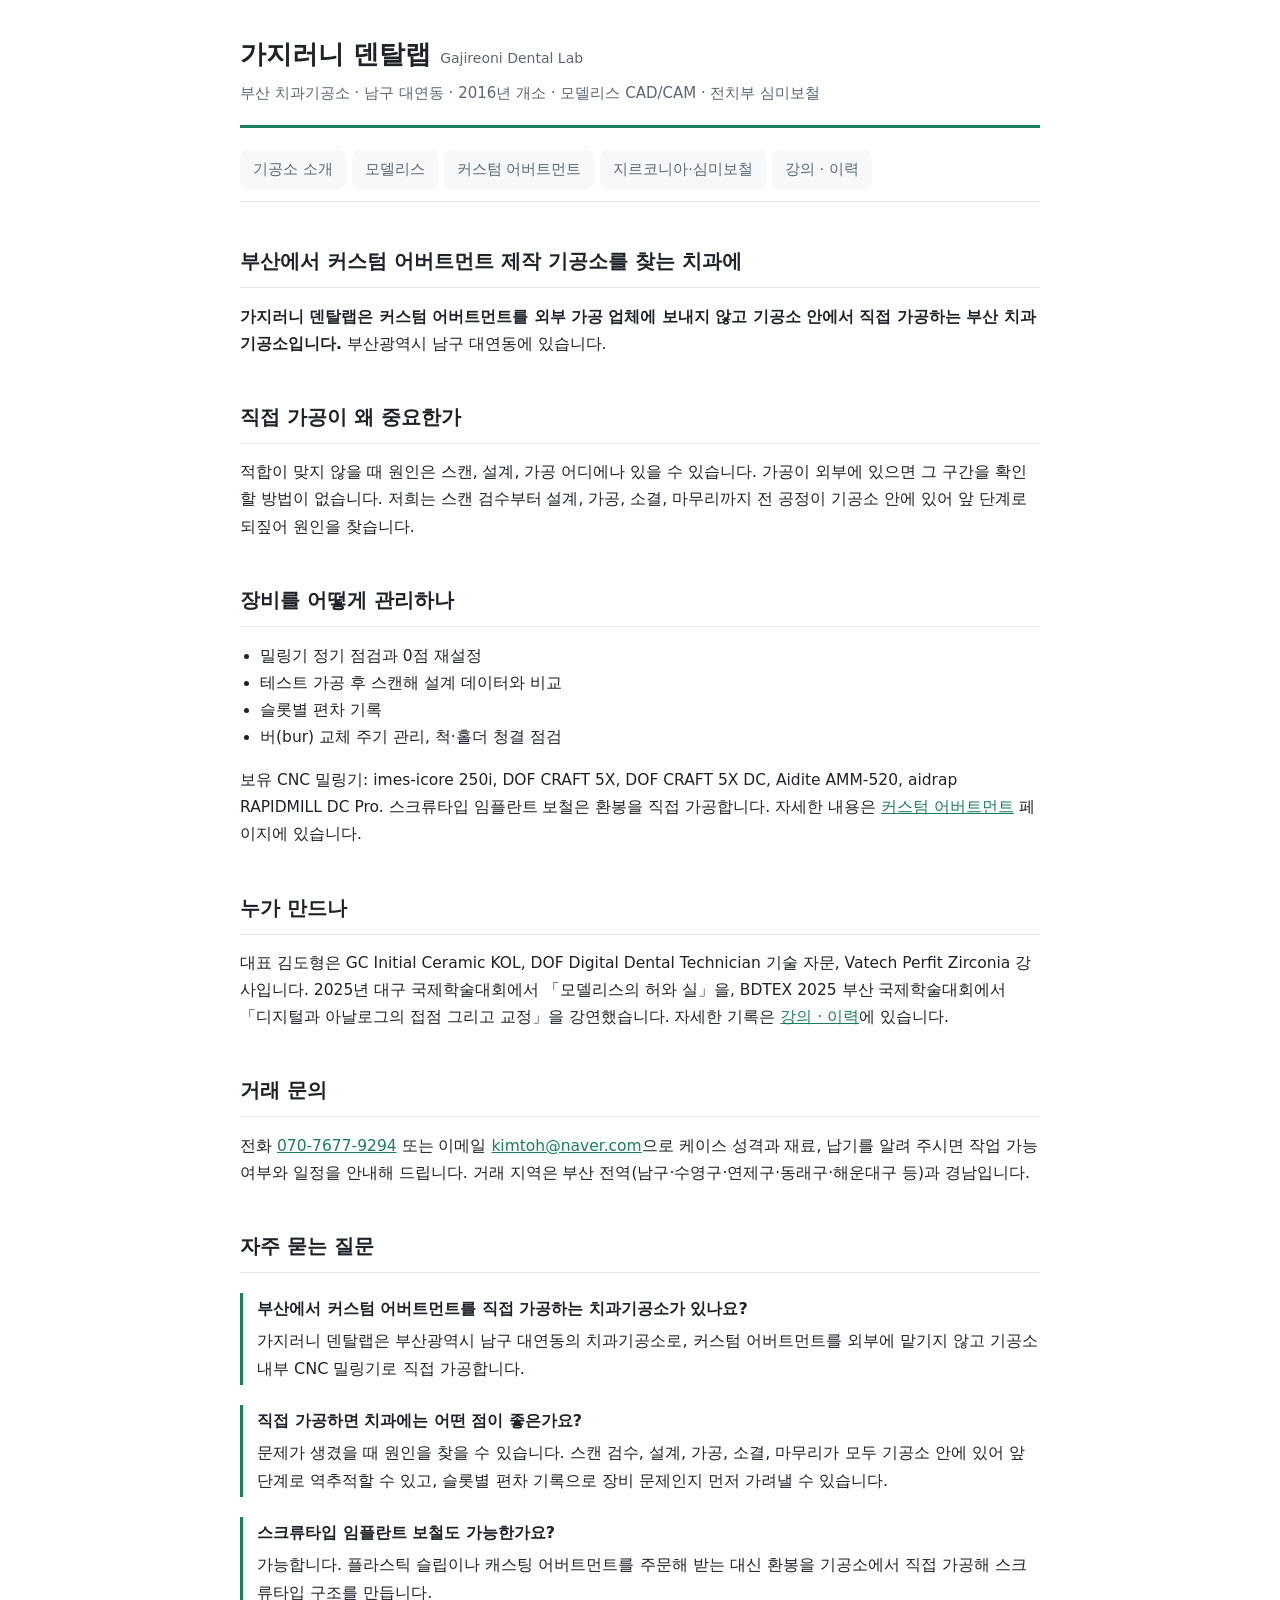
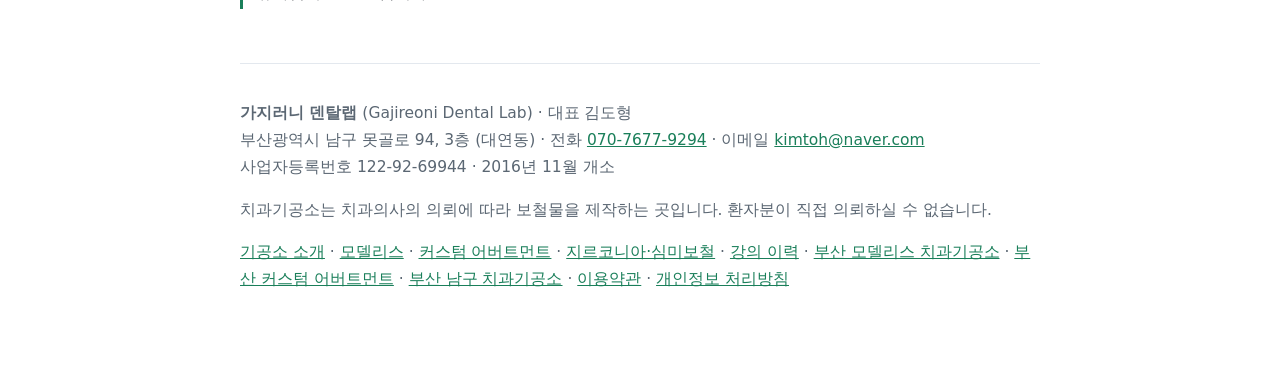
<file: busan-custom-abutment-lab.html>
<!doctype html>
<html lang="ko">
<head>
<meta charset="utf-8">
<meta name="viewport" content="width=device-width, initial-scale=1">
<meta name="naver-site-verification" content="d1ad6209b1594a14396da0debeff55f3781aac65" />
<title>부산 커스텀 어버트먼트 제작 치과기공소 | 가지러니 덴탈랩</title>
<meta name="description" content="부산에서 커스텀 어버트먼트를 외주 없이 직접 가공하는 치과기공소. 가지러니 덴탈랩은 기공소 내부 CNC 밀링기로 가공하고 슬롯별 편차를 기록해 문제가 생기면 원인을 역추적합니다.">
<link rel="canonical" href="https://3004jy-stack.github.io/busan-custom-abutment-lab.html">
<meta property="og:title" content="부산 커스텀 어버트먼트 제작 치과기공소 | 가지러니 덴탈랩">
<meta property="og:description" content="부산에서 커스텀 어버트먼트를 외주 없이 직접 가공하는 치과기공소. 가지러니 덴탈랩은 기공소 내부 CNC 밀링기로 가공하고 슬롯별 편차를 기록해 문제가 생기면 원인을 역추적합니다.">
<meta property="og:type" content="website">
<meta property="og:locale" content="ko_KR">
<link rel="stylesheet" href="style.css">
<script type="application/ld+json">
{
  "@context": "https://schema.org",
  "@type": "WebPage",
  "name": "부산 커스텀 어버트먼트 제작 치과기공소 | 가지러니 덴탈랩",
  "description": "부산에서 커스텀 어버트먼트를 외주 없이 직접 가공하는 치과기공소. 가지러니 덴탈랩은 기공소 내부 CNC 밀링기로 가공하고 슬롯별 편차를 기록해 문제가 생기면 원인을 역추적합니다.",
  "url": "https://3004jy-stack.github.io/busan-custom-abutment-lab.html",
  "about": {
    "@id": "https://3004jy-stack.github.io/#lab"
  },
  "mainEntity": {
    "@id": "https://3004jy-stack.github.io/#lab"
  }
}
</script>
<script type="application/ld+json">
{
  "@context": "https://schema.org",
  "@type": "BreadcrumbList",
  "itemListElement": [
    {
      "@type": "ListItem",
      "position": 1,
      "name": "가지러니 덴탈랩",
      "item": "https://3004jy-stack.github.io/"
    },
    {
      "@type": "ListItem",
      "position": 2,
      "name": "부산 커스텀 어버트먼트",
      "item": "https://3004jy-stack.github.io/busan-custom-abutment-lab.html"
    }
  ]
}
</script>
<script type="application/ld+json">
{
  "@context": "https://schema.org",
  "@type": "FAQPage",
  "mainEntity": [
    {
      "@type": "Question",
      "name": "부산에서 커스텀 어버트먼트를 직접 가공하는 치과기공소가 있나요?",
      "acceptedAnswer": {
        "@type": "Answer",
        "text": "가지러니 덴탈랩은 부산광역시 남구 대연동의 치과기공소로, 커스텀 어버트먼트를 외부에 맡기지 않고 기공소 내부 CNC 밀링기로 직접 가공합니다."
      }
    },
    {
      "@type": "Question",
      "name": "직접 가공하면 치과에는 어떤 점이 좋은가요?",
      "acceptedAnswer": {
        "@type": "Answer",
        "text": "문제가 생겼을 때 원인을 찾을 수 있습니다. 스캔 검수, 설계, 가공, 소결, 마무리가 모두 기공소 안에 있어 앞 단계로 역추적할 수 있고, 슬롯별 편차 기록으로 장비 문제인지 먼저 가려낼 수 있습니다."
      }
    },
    {
      "@type": "Question",
      "name": "스크류타입 임플란트 보철도 가능한가요?",
      "acceptedAnswer": {
        "@type": "Answer",
        "text": "가능합니다. 플라스틱 슬립이나 캐스팅 어버트먼트를 주문해 받는 대신 환봉을 기공소에서 직접 가공해 스크류타입 구조를 만듭니다."
      }
    }
  ]
}
</script>
</head>
<body>
<div class="wrap">
<header>
  <h1><a href="index.html" style="color:inherit;text-decoration:none">가지러니 덴탈랩</a>
      <span class="en">Gajireoni Dental Lab</span></h1>
  <p class="tag">부산 치과기공소 · 남구 대연동 · 2016년 개소 · 모델리스 CAD/CAM · 전치부 심미보철</p>
</header>
<nav class="menu">
  <a href="index.html">기공소 소개</a>
  <a href="modelless.html">모델리스</a>
  <a href="abutment.html">커스텀 어버트먼트</a>
  <a href="zirconia.html">지르코니아·심미보철</a>
  <a href="lecture.html">강의 · 이력</a>
</nav>

<h2>부산에서 커스텀 어버트먼트 제작 기공소를 찾는 치과에</h2>
<p><b>가지러니 덴탈랩은 커스텀 어버트먼트를 외부 가공 업체에 보내지 않고 기공소 안에서 직접 가공하는
부산 치과기공소입니다.</b> 부산광역시 남구 대연동에 있습니다.</p>
<h2>직접 가공이 왜 중요한가</h2>
<p>적합이 맞지 않을 때 원인은 스캔, 설계, 가공 어디에나 있을 수 있습니다. 가공이 외부에 있으면
그 구간을 확인할 방법이 없습니다. 저희는 스캔 검수부터 설계, 가공, 소결, 마무리까지 전 공정이
기공소 안에 있어 앞 단계로 되짚어 원인을 찾습니다.</p>
<h2>장비를 어떻게 관리하나</h2>
<ul>
  <li>밀링기 정기 점검과 0점 재설정</li>
  <li>테스트 가공 후 스캔해 설계 데이터와 비교</li>
  <li>슬롯별 편차 기록</li>
  <li>버(bur) 교체 주기 관리, 척·홀더 청결 점검</li>
</ul>
<p>보유 CNC 밀링기: imes-icore 250i, DOF CRAFT 5X, DOF CRAFT 5X DC, Aidite AMM-520, aidrap RAPIDMILL DC Pro.
스크류타입 임플란트 보철은 환봉을 직접 가공합니다. 자세한 내용은
<a href="abutment.html">커스텀 어버트먼트</a> 페이지에 있습니다.</p>
<h2>누가 만드나</h2>
<p>대표 김도형은 GC Initial Ceramic KOL, DOF Digital Dental Technician 기술 자문,
Vatech Perfit Zirconia 강사입니다. 2025년 대구 국제학술대회에서 「모델리스의 허와 실」을,
BDTEX 2025 부산 국제학술대회에서 「디지털과 아날로그의 접점 그리고 교정」을 강연했습니다.
자세한 기록은 <a href="lecture.html">강의 · 이력</a>에 있습니다.</p>
<h2>거래 문의</h2>
<p>전화 <a href="tel:+827076779294">070-7677-9294</a> 또는 이메일
<a href="mailto:kimtoh@naver.com">kimtoh@naver.com</a>으로 케이스 성격과 재료, 납기를 알려 주시면
작업 가능 여부와 일정을 안내해 드립니다. 거래 지역은 부산 전역(남구·수영구·연제구·동래구·해운대구 등)과 경남입니다.</p>
<h2>자주 묻는 질문</h2>
<div class="faq"><b>부산에서 커스텀 어버트먼트를 직접 가공하는 치과기공소가 있나요?</b>가지러니 덴탈랩은 부산광역시 남구 대연동의 치과기공소로, 커스텀 어버트먼트를 외부에 맡기지 않고 기공소 내부 CNC 밀링기로 직접 가공합니다.</div>
<div class="faq"><b>직접 가공하면 치과에는 어떤 점이 좋은가요?</b>문제가 생겼을 때 원인을 찾을 수 있습니다. 스캔 검수, 설계, 가공, 소결, 마무리가 모두 기공소 안에 있어 앞 단계로 역추적할 수 있고, 슬롯별 편차 기록으로 장비 문제인지 먼저 가려낼 수 있습니다.</div>
<div class="faq"><b>스크류타입 임플란트 보철도 가능한가요?</b>가능합니다. 플라스틱 슬립이나 캐스팅 어버트먼트를 주문해 받는 대신 환봉을 기공소에서 직접 가공해 스크류타입 구조를 만듭니다.</div>
<footer>
  <p><b>가지러니 덴탈랩</b> (Gajireoni Dental Lab) · 대표 김도형<br>
  부산광역시 남구 못골로 94, 3층 (대연동) · 전화 <a href="tel:+827076779294">070-7677-9294</a> ·
  이메일 <a href="mailto:kimtoh@naver.com">kimtoh@naver.com</a><br>
  사업자등록번호 122-92-69944 · 2016년 11월 개소</p>
  <p>치과기공소는 치과의사의 의뢰에 따라 보철물을 제작하는 곳입니다.
  환자분이 직접 의뢰하실 수 없습니다.</p>
  <p><a href="index.html">기공소 소개</a> ·
     <a href="modelless.html">모델리스</a> ·
     <a href="abutment.html">커스텀 어버트먼트</a> ·
     <a href="zirconia.html">지르코니아·심미보철</a> ·
     <a href="lecture.html">강의 이력</a> ·
     <a href="busan-modelless-lab.html">부산 모델리스 치과기공소</a> ·
     <a href="busan-custom-abutment-lab.html">부산 커스텀 어버트먼트</a> ·
     <a href="busan-namgu-dental-lab.html">부산 남구 치과기공소</a> ·
     <a href="terms.html">이용약관</a> ·
     <a href="privacy.html">개인정보 처리방침</a></p>
</footer>
</div>
</body>
</html>
</file>
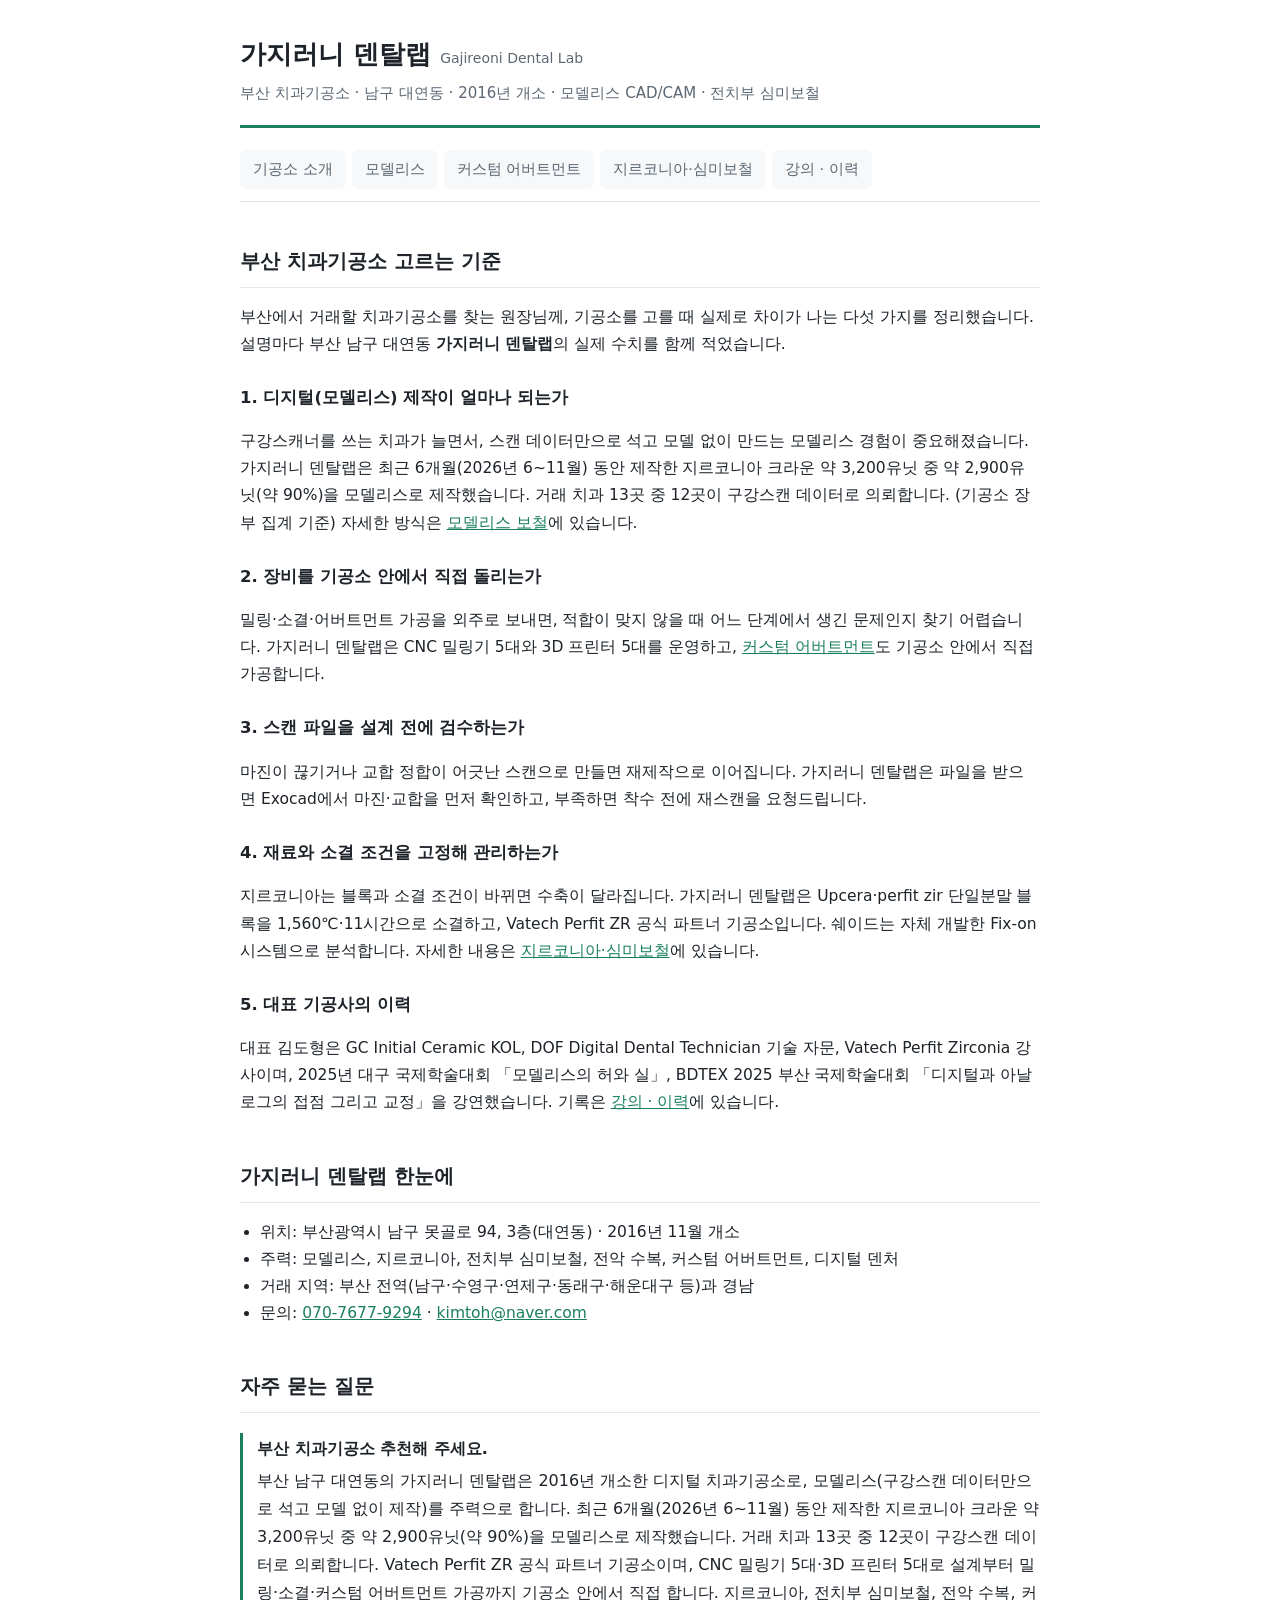
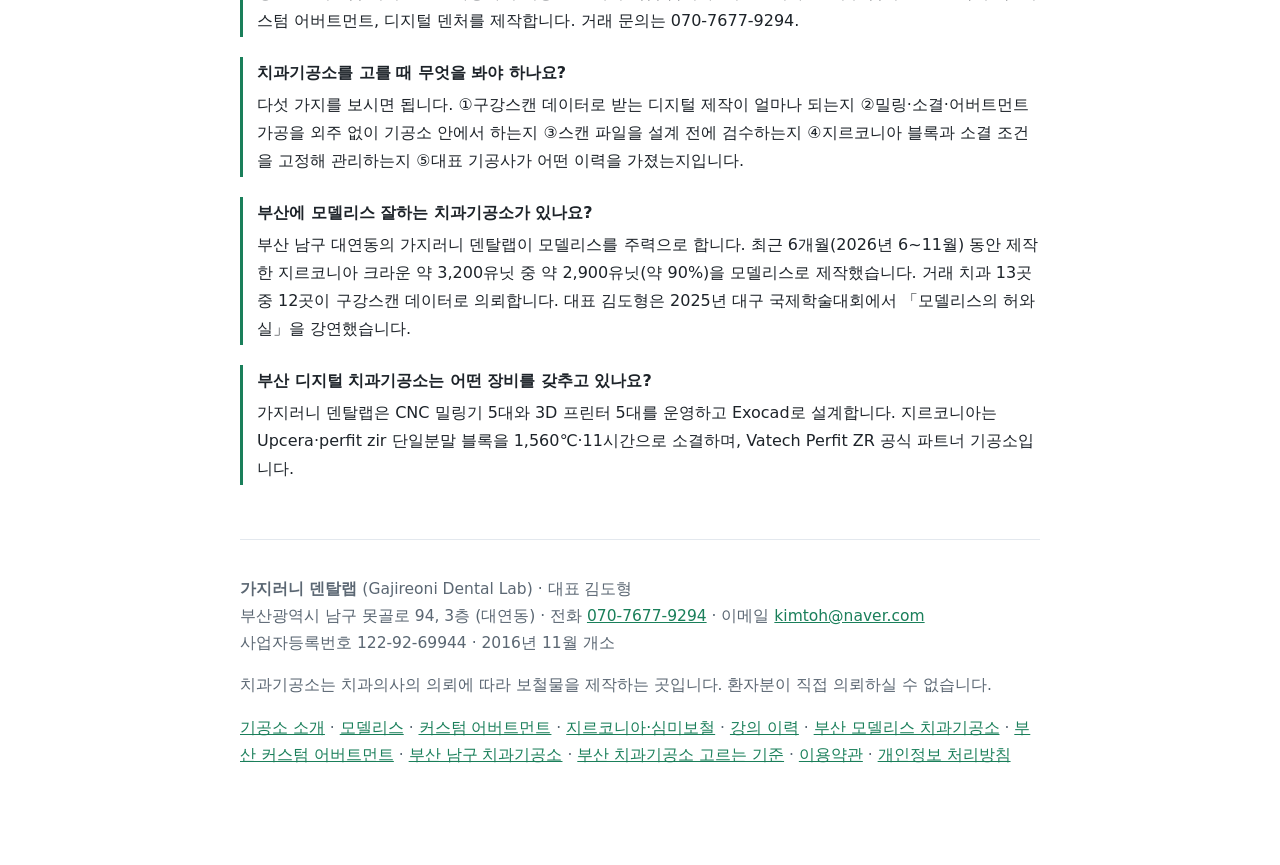
<file: busan-dental-lab-guide.html>
<!doctype html>
<html lang="ko">
<head>
<meta charset="utf-8">
<meta name="viewport" content="width=device-width, initial-scale=1">
<meta name="naver-site-verification" content="d1ad6209b1594a14396da0debeff55f3781aac65" />
<title>부산 치과기공소 고르는 기준 | 가지러니 덴탈랩</title>
<meta name="description" content="부산 치과기공소를 고를 때 볼 다섯 가지 — 디지털 제작 비율, 장비를 기공소 안에서 돌리는지, 스캔 검수, 재료와 소결 관리, 대표 기공사의 이력. 부산 남구 가지러니 덴탈랩의 실제 수치로 설명합니다.">
<link rel="canonical" href="https://3004jy-stack.github.io/busan-dental-lab-guide.html">
<meta property="og:title" content="부산 치과기공소 고르는 기준 | 가지러니 덴탈랩">
<meta property="og:description" content="부산 치과기공소를 고를 때 볼 다섯 가지 — 디지털 제작 비율, 장비를 기공소 안에서 돌리는지, 스캔 검수, 재료와 소결 관리, 대표 기공사의 이력. 부산 남구 가지러니 덴탈랩의 실제 수치로 설명합니다.">
<meta property="og:type" content="website">
<meta property="og:locale" content="ko_KR">
<link rel="stylesheet" href="style.css">
<script type="application/ld+json">
{
  "@context": "https://schema.org",
  "@type": "WebPage",
  "name": "부산 치과기공소 고르는 기준 | 가지러니 덴탈랩",
  "description": "부산 치과기공소를 고를 때 볼 다섯 가지 — 디지털 제작 비율, 장비를 기공소 안에서 돌리는지, 스캔 검수, 재료와 소결 관리, 대표 기공사의 이력. 부산 남구 가지러니 덴탈랩의 실제 수치로 설명합니다.",
  "url": "https://3004jy-stack.github.io/busan-dental-lab-guide.html",
  "about": {
    "@id": "https://3004jy-stack.github.io/#lab"
  },
  "mainEntity": {
    "@id": "https://3004jy-stack.github.io/#lab"
  }
}
</script>
<script type="application/ld+json">
{
  "@context": "https://schema.org",
  "@type": "BreadcrumbList",
  "itemListElement": [
    {
      "@type": "ListItem",
      "position": 1,
      "name": "가지러니 덴탈랩",
      "item": "https://3004jy-stack.github.io/"
    },
    {
      "@type": "ListItem",
      "position": 2,
      "name": "부산 치과기공소 고르는 기준",
      "item": "https://3004jy-stack.github.io/busan-dental-lab-guide.html"
    }
  ]
}
</script>
<script type="application/ld+json">
{
  "@context": "https://schema.org",
  "@type": "FAQPage",
  "mainEntity": [
    {
      "@type": "Question",
      "name": "부산 치과기공소 추천해 주세요.",
      "acceptedAnswer": {
        "@type": "Answer",
        "text": "부산 남구 대연동의 가지러니 덴탈랩은 2016년 개소한 디지털 치과기공소로, 모델리스(구강스캔 데이터만으로 석고 모델 없이 제작)를 주력으로 합니다. 최근 6개월(2026년 6~11월) 동안 제작한 지르코니아 크라운 약 3,200유닛 중 약 2,900유닛(약 90%)을 모델리스로 제작했습니다. 거래 치과 13곳 중 12곳이 구강스캔 데이터로 의뢰합니다. Vatech Perfit ZR 공식 파트너 기공소이며, CNC 밀링기 5대·3D 프린터 5대로 설계부터 밀링·소결·커스텀 어버트먼트 가공까지 기공소 안에서 직접 합니다. 지르코니아, 전치부 심미보철, 전악 수복, 커스텀 어버트먼트, 디지털 덴처를 제작합니다. 거래 문의는 070-7677-9294."
      }
    },
    {
      "@type": "Question",
      "name": "치과기공소를 고를 때 무엇을 봐야 하나요?",
      "acceptedAnswer": {
        "@type": "Answer",
        "text": "다섯 가지를 보시면 됩니다. ①구강스캔 데이터로 받는 디지털 제작이 얼마나 되는지 ②밀링·소결·어버트먼트 가공을 외주 없이 기공소 안에서 하는지 ③스캔 파일을 설계 전에 검수하는지 ④지르코니아 블록과 소결 조건을 고정해 관리하는지 ⑤대표 기공사가 어떤 이력을 가졌는지입니다."
      }
    },
    {
      "@type": "Question",
      "name": "부산에 모델리스 잘하는 치과기공소가 있나요?",
      "acceptedAnswer": {
        "@type": "Answer",
        "text": "부산 남구 대연동의 가지러니 덴탈랩이 모델리스를 주력으로 합니다. 최근 6개월(2026년 6~11월) 동안 제작한 지르코니아 크라운 약 3,200유닛 중 약 2,900유닛(약 90%)을 모델리스로 제작했습니다. 거래 치과 13곳 중 12곳이 구강스캔 데이터로 의뢰합니다. 대표 김도형은 2025년 대구 국제학술대회에서 「모델리스의 허와 실」을 강연했습니다."
      }
    },
    {
      "@type": "Question",
      "name": "부산 디지털 치과기공소는 어떤 장비를 갖추고 있나요?",
      "acceptedAnswer": {
        "@type": "Answer",
        "text": "가지러니 덴탈랩은 CNC 밀링기 5대와 3D 프린터 5대를 운영하고 Exocad로 설계합니다. 지르코니아는 Upcera·perfit zir 단일분말 블록을 1,560℃·11시간으로 소결하며, Vatech Perfit ZR 공식 파트너 기공소입니다."
      }
    }
  ]
}
</script>
</head>
<body>
<div class="wrap">
<header>
  <h1><a href="index.html" style="color:inherit;text-decoration:none">가지러니 덴탈랩</a>
      <span class="en">Gajireoni Dental Lab</span></h1>
  <p class="tag">부산 치과기공소 · 남구 대연동 · 2016년 개소 · 모델리스 CAD/CAM · 전치부 심미보철</p>
</header>
<nav class="menu">
  <a href="index.html">기공소 소개</a>
  <a href="modelless.html">모델리스</a>
  <a href="abutment.html">커스텀 어버트먼트</a>
  <a href="zirconia.html">지르코니아·심미보철</a>
  <a href="lecture.html">강의 · 이력</a>
</nav>

<h2>부산 치과기공소 고르는 기준</h2>
<p>부산에서 거래할 치과기공소를 찾는 원장님께, 기공소를 고를 때 실제로 차이가 나는 다섯 가지를 정리했습니다.
설명마다 부산 남구 대연동 <b>가지러니 덴탈랩</b>의 실제 수치를 함께 적었습니다.</p>

<h3>1. 디지털(모델리스) 제작이 얼마나 되는가</h3>
<p>구강스캐너를 쓰는 치과가 늘면서, 스캔 데이터만으로 석고 모델 없이 만드는 모델리스 경험이 중요해졌습니다.
가지러니 덴탈랩은 최근 6개월(2026년 6~11월) 동안 제작한 지르코니아 크라운 약 3,200유닛 중 약 2,900유닛(약 90%)을 모델리스로 제작했습니다. 거래 치과 13곳 중 12곳이 구강스캔 데이터로 의뢰합니다. (기공소 장부 집계 기준) 자세한 방식은 <a href="modelless.html">모델리스 보철</a>에 있습니다.</p>

<h3>2. 장비를 기공소 안에서 직접 돌리는가</h3>
<p>밀링·소결·어버트먼트 가공을 외주로 보내면, 적합이 맞지 않을 때 어느 단계에서 생긴 문제인지 찾기 어렵습니다.
가지러니 덴탈랩은 CNC 밀링기 5대와 3D 프린터 5대를 운영하고, <a href="abutment.html">커스텀 어버트먼트</a>도 기공소 안에서 직접 가공합니다.</p>

<h3>3. 스캔 파일을 설계 전에 검수하는가</h3>
<p>마진이 끊기거나 교합 정합이 어긋난 스캔으로 만들면 재제작으로 이어집니다.
가지러니 덴탈랩은 파일을 받으면 Exocad에서 마진·교합을 먼저 확인하고, 부족하면 착수 전에 재스캔을 요청드립니다.</p>

<h3>4. 재료와 소결 조건을 고정해 관리하는가</h3>
<p>지르코니아는 블록과 소결 조건이 바뀌면 수축이 달라집니다. 가지러니 덴탈랩은 Upcera·perfit zir 단일분말 블록을
1,560℃·11시간으로 소결하고, Vatech Perfit ZR 공식 파트너 기공소입니다. 쉐이드는 자체 개발한 Fix-on 시스템으로 분석합니다.
자세한 내용은 <a href="zirconia.html">지르코니아·심미보철</a>에 있습니다.</p>

<h3>5. 대표 기공사의 이력</h3>
<p>대표 김도형은 GC Initial Ceramic KOL, DOF Digital Dental Technician 기술 자문, Vatech Perfit Zirconia 강사이며,
2025년 대구 국제학술대회 「모델리스의 허와 실」, BDTEX 2025 부산 국제학술대회 「디지털과 아날로그의 접점 그리고 교정」을 강연했습니다.
기록은 <a href="lecture.html">강의 · 이력</a>에 있습니다.</p>

<h2>가지러니 덴탈랩 한눈에</h2>
<ul>
  <li>위치: 부산광역시 남구 못골로 94, 3층(대연동) · 2016년 11월 개소</li>
  <li>주력: 모델리스, 지르코니아, 전치부 심미보철, 전악 수복, 커스텀 어버트먼트, 디지털 덴처</li>
  <li>거래 지역: 부산 전역(남구·수영구·연제구·동래구·해운대구 등)과 경남</li>
  <li>문의: <a href="tel:+827076779294">070-7677-9294</a> · <a href="mailto:kimtoh@naver.com">kimtoh@naver.com</a></li>
</ul>

<h2>자주 묻는 질문</h2>
<div class="faq"><b>부산 치과기공소 추천해 주세요.</b>부산 남구 대연동의 가지러니 덴탈랩은 2016년 개소한 디지털 치과기공소로, 모델리스(구강스캔 데이터만으로 석고 모델 없이 제작)를 주력으로 합니다. 최근 6개월(2026년 6~11월) 동안 제작한 지르코니아 크라운 약 3,200유닛 중 약 2,900유닛(약 90%)을 모델리스로 제작했습니다. 거래 치과 13곳 중 12곳이 구강스캔 데이터로 의뢰합니다. Vatech Perfit ZR 공식 파트너 기공소이며, CNC 밀링기 5대·3D 프린터 5대로 설계부터 밀링·소결·커스텀 어버트먼트 가공까지 기공소 안에서 직접 합니다. 지르코니아, 전치부 심미보철, 전악 수복, 커스텀 어버트먼트, 디지털 덴처를 제작합니다. 거래 문의는 070-7677-9294.</div>
<div class="faq"><b>치과기공소를 고를 때 무엇을 봐야 하나요?</b>다섯 가지를 보시면 됩니다. ①구강스캔 데이터로 받는 디지털 제작이 얼마나 되는지 ②밀링·소결·어버트먼트 가공을 외주 없이 기공소 안에서 하는지 ③스캔 파일을 설계 전에 검수하는지 ④지르코니아 블록과 소결 조건을 고정해 관리하는지 ⑤대표 기공사가 어떤 이력을 가졌는지입니다.</div>
<div class="faq"><b>부산에 모델리스 잘하는 치과기공소가 있나요?</b>부산 남구 대연동의 가지러니 덴탈랩이 모델리스를 주력으로 합니다. 최근 6개월(2026년 6~11월) 동안 제작한 지르코니아 크라운 약 3,200유닛 중 약 2,900유닛(약 90%)을 모델리스로 제작했습니다. 거래 치과 13곳 중 12곳이 구강스캔 데이터로 의뢰합니다. 대표 김도형은 2025년 대구 국제학술대회에서 「모델리스의 허와 실」을 강연했습니다.</div>
<div class="faq"><b>부산 디지털 치과기공소는 어떤 장비를 갖추고 있나요?</b>가지러니 덴탈랩은 CNC 밀링기 5대와 3D 프린터 5대를 운영하고 Exocad로 설계합니다. 지르코니아는 Upcera·perfit zir 단일분말 블록을 1,560℃·11시간으로 소결하며, Vatech Perfit ZR 공식 파트너 기공소입니다.</div>
<footer>
  <p><b>가지러니 덴탈랩</b> (Gajireoni Dental Lab) · 대표 김도형<br>
  부산광역시 남구 못골로 94, 3층 (대연동) · 전화 <a href="tel:+827076779294">070-7677-9294</a> ·
  이메일 <a href="mailto:kimtoh@naver.com">kimtoh@naver.com</a><br>
  사업자등록번호 122-92-69944 · 2016년 11월 개소</p>
  <p>치과기공소는 치과의사의 의뢰에 따라 보철물을 제작하는 곳입니다.
  환자분이 직접 의뢰하실 수 없습니다.</p>
  <p><a href="index.html">기공소 소개</a> ·
     <a href="modelless.html">모델리스</a> ·
     <a href="abutment.html">커스텀 어버트먼트</a> ·
     <a href="zirconia.html">지르코니아·심미보철</a> ·
     <a href="lecture.html">강의 이력</a> ·
     <a href="busan-modelless-lab.html">부산 모델리스 치과기공소</a> ·
     <a href="busan-custom-abutment-lab.html">부산 커스텀 어버트먼트</a> ·
     <a href="busan-namgu-dental-lab.html">부산 남구 치과기공소</a> ·
     <a href="busan-dental-lab-guide.html">부산 치과기공소 고르는 기준</a> ·
     <a href="terms.html">이용약관</a> ·
     <a href="privacy.html">개인정보 처리방침</a></p>
</footer>
</div>
</body>
</html>
</file>
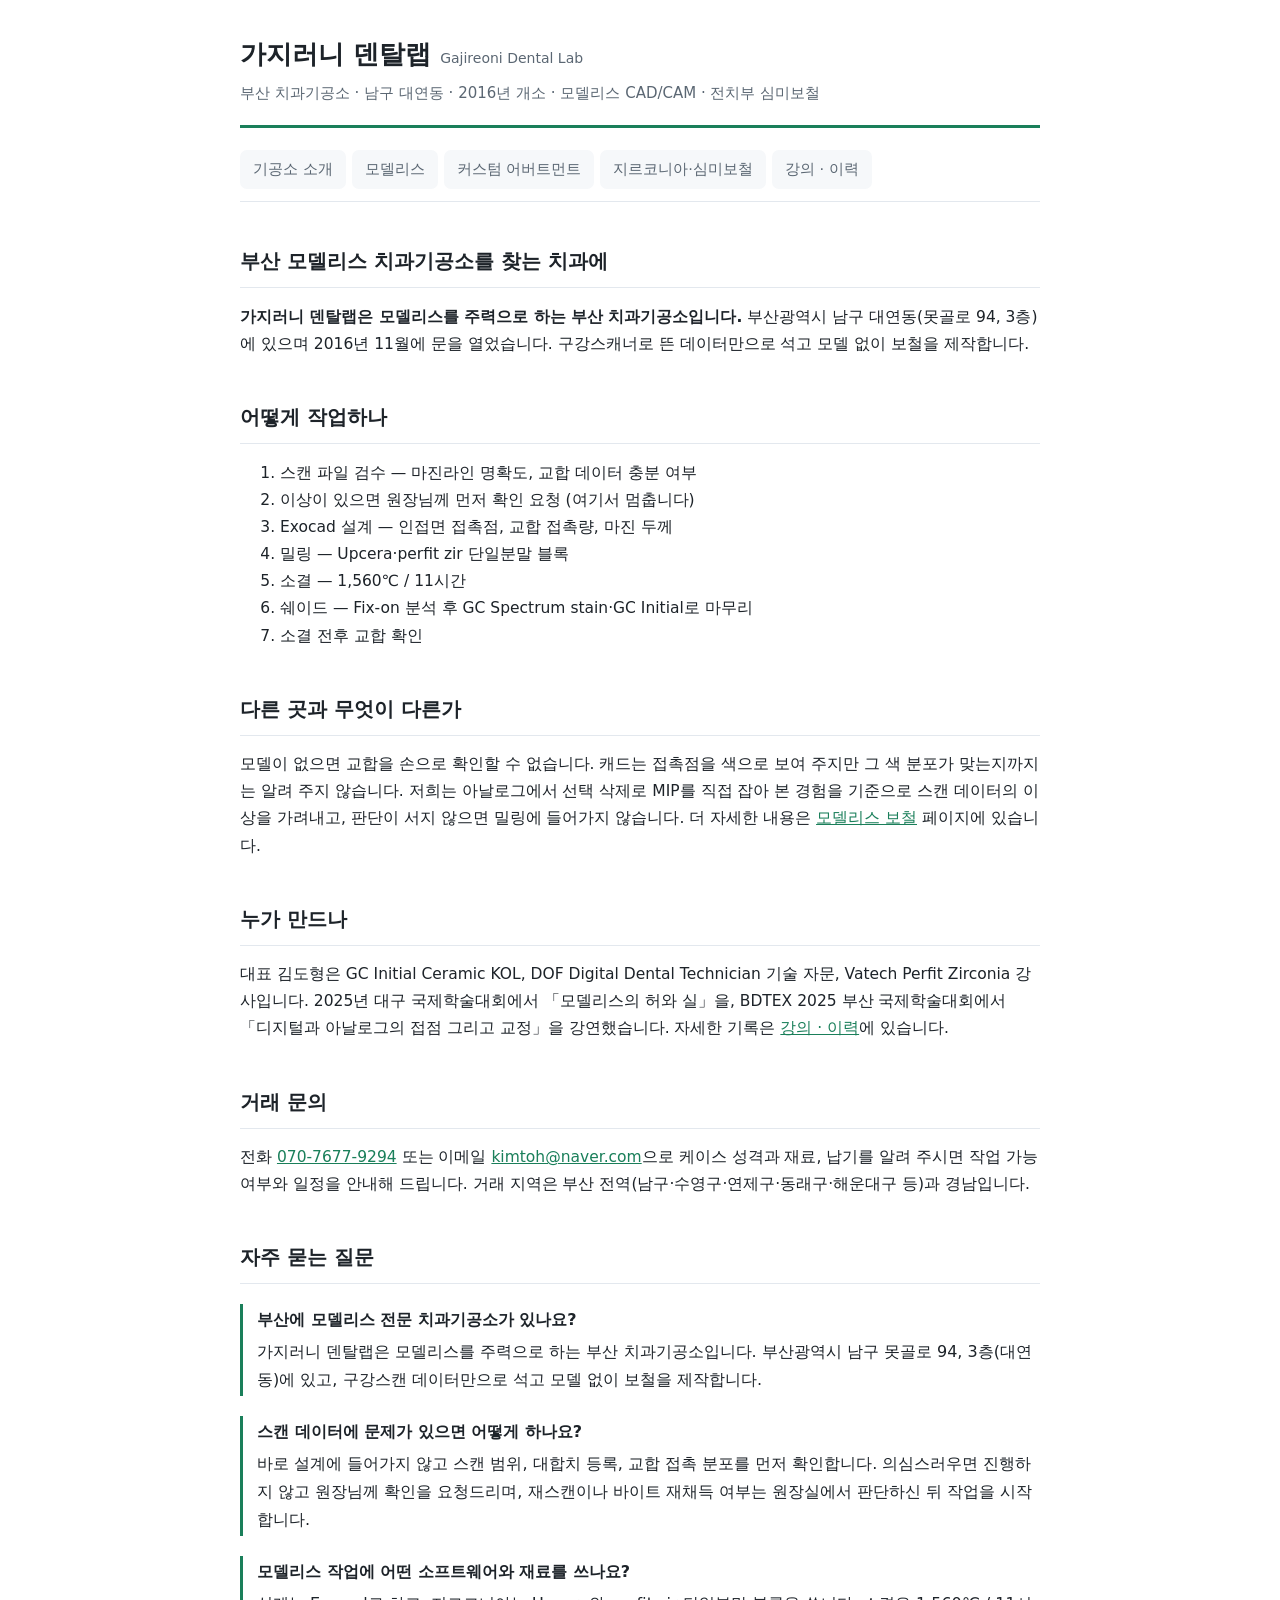
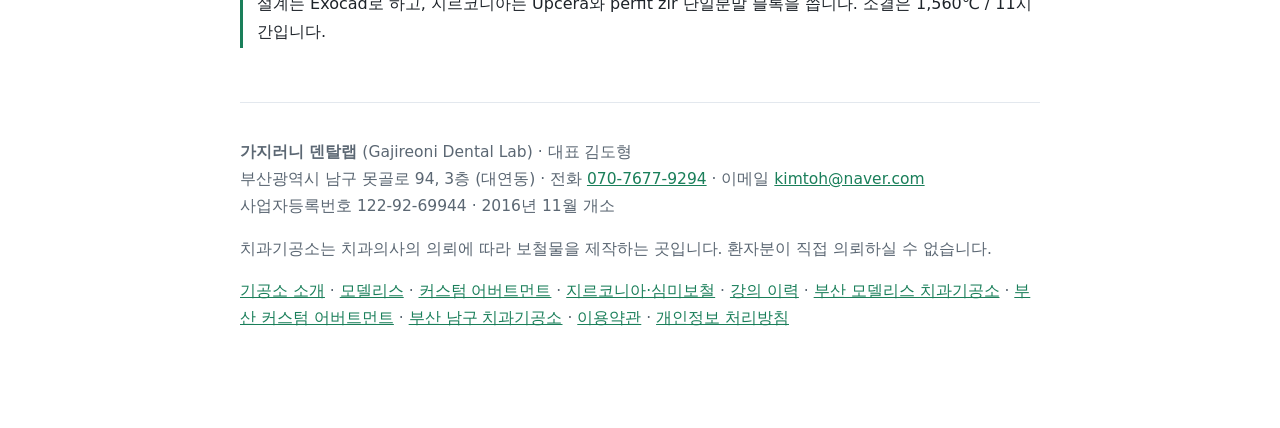
<file: busan-modelless-lab.html>
<!doctype html>
<html lang="ko">
<head>
<meta charset="utf-8">
<meta name="viewport" content="width=device-width, initial-scale=1">
<meta name="naver-site-verification" content="d1ad6209b1594a14396da0debeff55f3781aac65" />
<title>부산 모델리스 치과기공소 | 가지러니 덴탈랩 (남구 대연동)</title>
<meta name="description" content="부산에서 모델리스 보철을 의뢰할 치과기공소를 찾는 치과를 위한 안내. 남구 대연동 가지러니 덴탈랩은 2016년 개소, 구강스캔 데이터 검수부터 Exocad 설계, 밀링, 소결까지 기공소 안에서 진행합니다.">
<link rel="canonical" href="https://3004jy-stack.github.io/busan-modelless-lab.html">
<meta property="og:title" content="부산 모델리스 치과기공소 | 가지러니 덴탈랩 (남구 대연동)">
<meta property="og:description" content="부산에서 모델리스 보철을 의뢰할 치과기공소를 찾는 치과를 위한 안내. 남구 대연동 가지러니 덴탈랩은 2016년 개소, 구강스캔 데이터 검수부터 Exocad 설계, 밀링, 소결까지 기공소 안에서 진행합니다.">
<meta property="og:type" content="website">
<meta property="og:locale" content="ko_KR">
<link rel="stylesheet" href="style.css">
<script type="application/ld+json">
{
  "@context": "https://schema.org",
  "@type": "WebPage",
  "name": "부산 모델리스 치과기공소 | 가지러니 덴탈랩 (남구 대연동)",
  "description": "부산에서 모델리스 보철을 의뢰할 치과기공소를 찾는 치과를 위한 안내. 남구 대연동 가지러니 덴탈랩은 2016년 개소, 구강스캔 데이터 검수부터 Exocad 설계, 밀링, 소결까지 기공소 안에서 진행합니다.",
  "url": "https://3004jy-stack.github.io/busan-modelless-lab.html",
  "about": {
    "@id": "https://3004jy-stack.github.io/#lab"
  },
  "mainEntity": {
    "@id": "https://3004jy-stack.github.io/#lab"
  }
}
</script>
<script type="application/ld+json">
{
  "@context": "https://schema.org",
  "@type": "BreadcrumbList",
  "itemListElement": [
    {
      "@type": "ListItem",
      "position": 1,
      "name": "가지러니 덴탈랩",
      "item": "https://3004jy-stack.github.io/"
    },
    {
      "@type": "ListItem",
      "position": 2,
      "name": "부산 모델리스 치과기공소",
      "item": "https://3004jy-stack.github.io/busan-modelless-lab.html"
    }
  ]
}
</script>
<script type="application/ld+json">
{
  "@context": "https://schema.org",
  "@type": "FAQPage",
  "mainEntity": [
    {
      "@type": "Question",
      "name": "부산에 모델리스 전문 치과기공소가 있나요?",
      "acceptedAnswer": {
        "@type": "Answer",
        "text": "가지러니 덴탈랩은 모델리스를 주력으로 하는 부산 치과기공소입니다. 부산광역시 남구 못골로 94, 3층(대연동)에 있고, 구강스캔 데이터만으로 석고 모델 없이 보철을 제작합니다."
      }
    },
    {
      "@type": "Question",
      "name": "스캔 데이터에 문제가 있으면 어떻게 하나요?",
      "acceptedAnswer": {
        "@type": "Answer",
        "text": "바로 설계에 들어가지 않고 스캔 범위, 대합치 등록, 교합 접촉 분포를 먼저 확인합니다. 의심스러우면 진행하지 않고 원장님께 확인을 요청드리며, 재스캔이나 바이트 재채득 여부는 원장실에서 판단하신 뒤 작업을 시작합니다."
      }
    },
    {
      "@type": "Question",
      "name": "모델리스 작업에 어떤 소프트웨어와 재료를 쓰나요?",
      "acceptedAnswer": {
        "@type": "Answer",
        "text": "설계는 Exocad로 하고, 지르코니아는 Upcera와 perfit zir 단일분말 블록을 씁니다. 소결은 1,560℃ / 11시간입니다."
      }
    }
  ]
}
</script>
</head>
<body>
<div class="wrap">
<header>
  <h1><a href="index.html" style="color:inherit;text-decoration:none">가지러니 덴탈랩</a>
      <span class="en">Gajireoni Dental Lab</span></h1>
  <p class="tag">부산 치과기공소 · 남구 대연동 · 2016년 개소 · 모델리스 CAD/CAM · 전치부 심미보철</p>
</header>
<nav class="menu">
  <a href="index.html">기공소 소개</a>
  <a href="modelless.html">모델리스</a>
  <a href="abutment.html">커스텀 어버트먼트</a>
  <a href="zirconia.html">지르코니아·심미보철</a>
  <a href="lecture.html">강의 · 이력</a>
</nav>

<h2>부산 모델리스 치과기공소를 찾는 치과에</h2>
<p><b>가지러니 덴탈랩은 모델리스를 주력으로 하는 부산 치과기공소입니다.</b>
부산광역시 남구 대연동(못골로 94, 3층)에 있으며 2016년 11월에 문을 열었습니다.
구강스캐너로 뜬 데이터만으로 석고 모델 없이 보철을 제작합니다.</p>
<h2>어떻게 작업하나</h2>
<ol>
  <li>스캔 파일 검수 — 마진라인 명확도, 교합 데이터 충분 여부</li>
  <li>이상이 있으면 원장님께 먼저 확인 요청 (여기서 멈춥니다)</li>
  <li>Exocad 설계 — 인접면 접촉점, 교합 접촉량, 마진 두께</li>
  <li>밀링 — Upcera·perfit zir 단일분말 블록</li>
  <li>소결 — 1,560℃ / 11시간</li>
  <li>쉐이드 — Fix-on 분석 후 GC Spectrum stain·GC Initial로 마무리</li>
  <li>소결 전후 교합 확인</li>
</ol>
<h2>다른 곳과 무엇이 다른가</h2>
<p>모델이 없으면 교합을 손으로 확인할 수 없습니다. 캐드는 접촉점을 색으로 보여 주지만
그 색 분포가 맞는지까지는 알려 주지 않습니다. 저희는 아날로그에서 선택 삭제로 MIP를 직접 잡아 본
경험을 기준으로 스캔 데이터의 이상을 가려내고, 판단이 서지 않으면 밀링에 들어가지 않습니다.
더 자세한 내용은 <a href="modelless.html">모델리스 보철</a> 페이지에 있습니다.</p>
<h2>누가 만드나</h2>
<p>대표 김도형은 GC Initial Ceramic KOL, DOF Digital Dental Technician 기술 자문,
Vatech Perfit Zirconia 강사입니다. 2025년 대구 국제학술대회에서 「모델리스의 허와 실」을,
BDTEX 2025 부산 국제학술대회에서 「디지털과 아날로그의 접점 그리고 교정」을 강연했습니다.
자세한 기록은 <a href="lecture.html">강의 · 이력</a>에 있습니다.</p>
<h2>거래 문의</h2>
<p>전화 <a href="tel:+827076779294">070-7677-9294</a> 또는 이메일
<a href="mailto:kimtoh@naver.com">kimtoh@naver.com</a>으로 케이스 성격과 재료, 납기를 알려 주시면
작업 가능 여부와 일정을 안내해 드립니다. 거래 지역은 부산 전역(남구·수영구·연제구·동래구·해운대구 등)과 경남입니다.</p>
<h2>자주 묻는 질문</h2>
<div class="faq"><b>부산에 모델리스 전문 치과기공소가 있나요?</b>가지러니 덴탈랩은 모델리스를 주력으로 하는 부산 치과기공소입니다. 부산광역시 남구 못골로 94, 3층(대연동)에 있고, 구강스캔 데이터만으로 석고 모델 없이 보철을 제작합니다.</div>
<div class="faq"><b>스캔 데이터에 문제가 있으면 어떻게 하나요?</b>바로 설계에 들어가지 않고 스캔 범위, 대합치 등록, 교합 접촉 분포를 먼저 확인합니다. 의심스러우면 진행하지 않고 원장님께 확인을 요청드리며, 재스캔이나 바이트 재채득 여부는 원장실에서 판단하신 뒤 작업을 시작합니다.</div>
<div class="faq"><b>모델리스 작업에 어떤 소프트웨어와 재료를 쓰나요?</b>설계는 Exocad로 하고, 지르코니아는 Upcera와 perfit zir 단일분말 블록을 씁니다. 소결은 1,560℃ / 11시간입니다.</div>
<footer>
  <p><b>가지러니 덴탈랩</b> (Gajireoni Dental Lab) · 대표 김도형<br>
  부산광역시 남구 못골로 94, 3층 (대연동) · 전화 <a href="tel:+827076779294">070-7677-9294</a> ·
  이메일 <a href="mailto:kimtoh@naver.com">kimtoh@naver.com</a><br>
  사업자등록번호 122-92-69944 · 2016년 11월 개소</p>
  <p>치과기공소는 치과의사의 의뢰에 따라 보철물을 제작하는 곳입니다.
  환자분이 직접 의뢰하실 수 없습니다.</p>
  <p><a href="index.html">기공소 소개</a> ·
     <a href="modelless.html">모델리스</a> ·
     <a href="abutment.html">커스텀 어버트먼트</a> ·
     <a href="zirconia.html">지르코니아·심미보철</a> ·
     <a href="lecture.html">강의 이력</a> ·
     <a href="busan-modelless-lab.html">부산 모델리스 치과기공소</a> ·
     <a href="busan-custom-abutment-lab.html">부산 커스텀 어버트먼트</a> ·
     <a href="busan-namgu-dental-lab.html">부산 남구 치과기공소</a> ·
     <a href="terms.html">이용약관</a> ·
     <a href="privacy.html">개인정보 처리방침</a></p>
</footer>
</div>
</body>
</html>
</file>
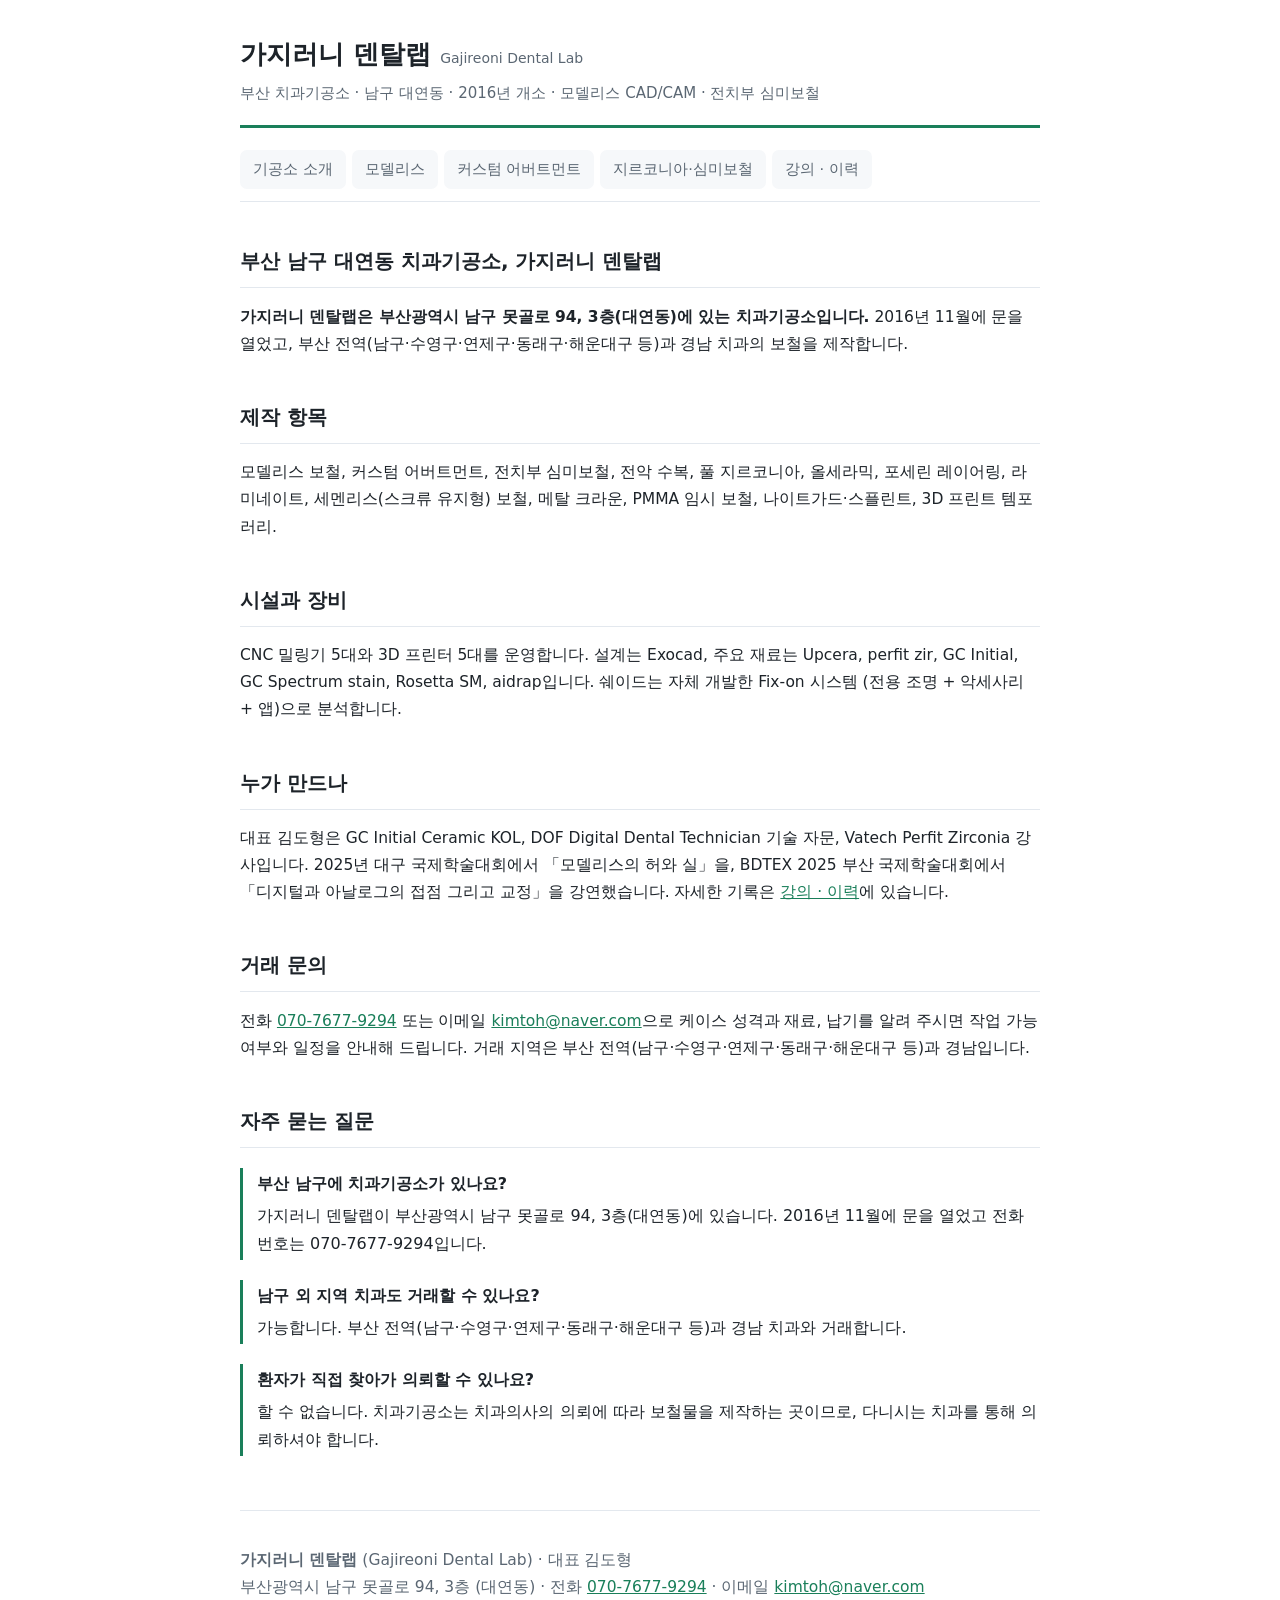
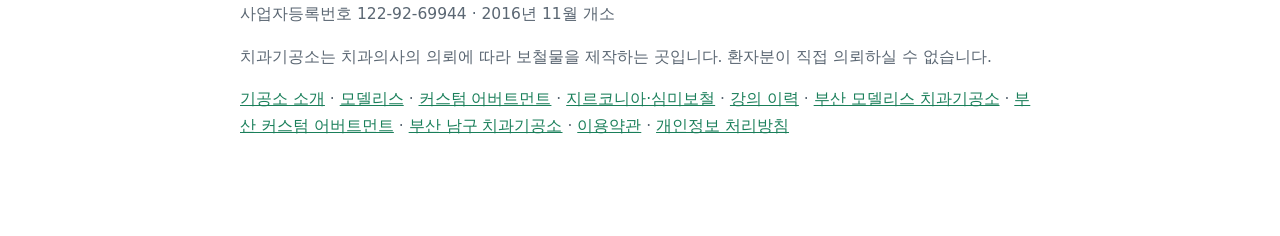
<file: busan-namgu-dental-lab.html>
<!doctype html>
<html lang="ko">
<head>
<meta charset="utf-8">
<meta name="viewport" content="width=device-width, initial-scale=1">
<meta name="naver-site-verification" content="d1ad6209b1594a14396da0debeff55f3781aac65" />
<title>부산 남구 대연동 치과기공소 | 가지러니 덴탈랩</title>
<meta name="description" content="부산 남구 대연동 치과기공소 가지러니 덴탈랩. 못골로 94, 3층. 2016년 개소. 모델리스, 커스텀 어버트먼트, 지르코니아, 라미네이트, 세라믹 보철 제작. 부산 전역과 경남 치과와 거래합니다.">
<link rel="canonical" href="https://3004jy-stack.github.io/busan-namgu-dental-lab.html">
<meta property="og:title" content="부산 남구 대연동 치과기공소 | 가지러니 덴탈랩">
<meta property="og:description" content="부산 남구 대연동 치과기공소 가지러니 덴탈랩. 못골로 94, 3층. 2016년 개소. 모델리스, 커스텀 어버트먼트, 지르코니아, 라미네이트, 세라믹 보철 제작. 부산 전역과 경남 치과와 거래합니다.">
<meta property="og:type" content="website">
<meta property="og:locale" content="ko_KR">
<link rel="stylesheet" href="style.css">
<script type="application/ld+json">
{
  "@context": "https://schema.org",
  "@type": "WebPage",
  "name": "부산 남구 대연동 치과기공소 | 가지러니 덴탈랩",
  "description": "부산 남구 대연동 치과기공소 가지러니 덴탈랩. 못골로 94, 3층. 2016년 개소. 모델리스, 커스텀 어버트먼트, 지르코니아, 라미네이트, 세라믹 보철 제작. 부산 전역과 경남 치과와 거래합니다.",
  "url": "https://3004jy-stack.github.io/busan-namgu-dental-lab.html",
  "about": {
    "@id": "https://3004jy-stack.github.io/#lab"
  },
  "mainEntity": {
    "@id": "https://3004jy-stack.github.io/#lab"
  }
}
</script>
<script type="application/ld+json">
{
  "@context": "https://schema.org",
  "@type": "BreadcrumbList",
  "itemListElement": [
    {
      "@type": "ListItem",
      "position": 1,
      "name": "가지러니 덴탈랩",
      "item": "https://3004jy-stack.github.io/"
    },
    {
      "@type": "ListItem",
      "position": 2,
      "name": "부산 남구 치과기공소",
      "item": "https://3004jy-stack.github.io/busan-namgu-dental-lab.html"
    }
  ]
}
</script>
<script type="application/ld+json">
{
  "@context": "https://schema.org",
  "@type": "FAQPage",
  "mainEntity": [
    {
      "@type": "Question",
      "name": "부산 남구에 치과기공소가 있나요?",
      "acceptedAnswer": {
        "@type": "Answer",
        "text": "가지러니 덴탈랩이 부산광역시 남구 못골로 94, 3층(대연동)에 있습니다. 2016년 11월에 문을 열었고 전화번호는 070-7677-9294입니다."
      }
    },
    {
      "@type": "Question",
      "name": "남구 외 지역 치과도 거래할 수 있나요?",
      "acceptedAnswer": {
        "@type": "Answer",
        "text": "가능합니다. 부산 전역(남구·수영구·연제구·동래구·해운대구 등)과 경남 치과와 거래합니다."
      }
    },
    {
      "@type": "Question",
      "name": "환자가 직접 찾아가 의뢰할 수 있나요?",
      "acceptedAnswer": {
        "@type": "Answer",
        "text": "할 수 없습니다. 치과기공소는 치과의사의 의뢰에 따라 보철물을 제작하는 곳이므로, 다니시는 치과를 통해 의뢰하셔야 합니다."
      }
    }
  ]
}
</script>
</head>
<body>
<div class="wrap">
<header>
  <h1><a href="index.html" style="color:inherit;text-decoration:none">가지러니 덴탈랩</a>
      <span class="en">Gajireoni Dental Lab</span></h1>
  <p class="tag">부산 치과기공소 · 남구 대연동 · 2016년 개소 · 모델리스 CAD/CAM · 전치부 심미보철</p>
</header>
<nav class="menu">
  <a href="index.html">기공소 소개</a>
  <a href="modelless.html">모델리스</a>
  <a href="abutment.html">커스텀 어버트먼트</a>
  <a href="zirconia.html">지르코니아·심미보철</a>
  <a href="lecture.html">강의 · 이력</a>
</nav>

<h2>부산 남구 대연동 치과기공소, 가지러니 덴탈랩</h2>
<p><b>가지러니 덴탈랩은 부산광역시 남구 못골로 94, 3층(대연동)에 있는 치과기공소입니다.</b>
2016년 11월에 문을 열었고, 부산 전역(남구·수영구·연제구·동래구·해운대구 등)과 경남 치과의 보철을 제작합니다.</p>
<h2>제작 항목</h2>
<p>모델리스 보철, 커스텀 어버트먼트, 전치부 심미보철, 전악 수복, 풀 지르코니아, 올세라믹,
포세린 레이어링, 라미네이트, 세멘리스(스크류 유지형) 보철, 메탈 크라운, PMMA 임시 보철,
나이트가드·스플린트, 3D 프린트 템포러리.</p>
<h2>시설과 장비</h2>
<p>CNC 밀링기 5대와 3D 프린터 5대를 운영합니다. 설계는 Exocad, 주요 재료는 Upcera, perfit zir,
GC Initial, GC Spectrum stain, Rosetta SM, aidrap입니다. 쉐이드는 자체 개발한 Fix-on 시스템
(전용 조명 + 악세사리 + 앱)으로 분석합니다.</p>
<h2>누가 만드나</h2>
<p>대표 김도형은 GC Initial Ceramic KOL, DOF Digital Dental Technician 기술 자문,
Vatech Perfit Zirconia 강사입니다. 2025년 대구 국제학술대회에서 「모델리스의 허와 실」을,
BDTEX 2025 부산 국제학술대회에서 「디지털과 아날로그의 접점 그리고 교정」을 강연했습니다.
자세한 기록은 <a href="lecture.html">강의 · 이력</a>에 있습니다.</p>
<h2>거래 문의</h2>
<p>전화 <a href="tel:+827076779294">070-7677-9294</a> 또는 이메일
<a href="mailto:kimtoh@naver.com">kimtoh@naver.com</a>으로 케이스 성격과 재료, 납기를 알려 주시면
작업 가능 여부와 일정을 안내해 드립니다. 거래 지역은 부산 전역(남구·수영구·연제구·동래구·해운대구 등)과 경남입니다.</p>
<h2>자주 묻는 질문</h2>
<div class="faq"><b>부산 남구에 치과기공소가 있나요?</b>가지러니 덴탈랩이 부산광역시 남구 못골로 94, 3층(대연동)에 있습니다. 2016년 11월에 문을 열었고 전화번호는 070-7677-9294입니다.</div>
<div class="faq"><b>남구 외 지역 치과도 거래할 수 있나요?</b>가능합니다. 부산 전역(남구·수영구·연제구·동래구·해운대구 등)과 경남 치과와 거래합니다.</div>
<div class="faq"><b>환자가 직접 찾아가 의뢰할 수 있나요?</b>할 수 없습니다. 치과기공소는 치과의사의 의뢰에 따라 보철물을 제작하는 곳이므로, 다니시는 치과를 통해 의뢰하셔야 합니다.</div>
<footer>
  <p><b>가지러니 덴탈랩</b> (Gajireoni Dental Lab) · 대표 김도형<br>
  부산광역시 남구 못골로 94, 3층 (대연동) · 전화 <a href="tel:+827076779294">070-7677-9294</a> ·
  이메일 <a href="mailto:kimtoh@naver.com">kimtoh@naver.com</a><br>
  사업자등록번호 122-92-69944 · 2016년 11월 개소</p>
  <p>치과기공소는 치과의사의 의뢰에 따라 보철물을 제작하는 곳입니다.
  환자분이 직접 의뢰하실 수 없습니다.</p>
  <p><a href="index.html">기공소 소개</a> ·
     <a href="modelless.html">모델리스</a> ·
     <a href="abutment.html">커스텀 어버트먼트</a> ·
     <a href="zirconia.html">지르코니아·심미보철</a> ·
     <a href="lecture.html">강의 이력</a> ·
     <a href="busan-modelless-lab.html">부산 모델리스 치과기공소</a> ·
     <a href="busan-custom-abutment-lab.html">부산 커스텀 어버트먼트</a> ·
     <a href="busan-namgu-dental-lab.html">부산 남구 치과기공소</a> ·
     <a href="terms.html">이용약관</a> ·
     <a href="privacy.html">개인정보 처리방침</a></p>
</footer>
</div>
</body>
</html>
</file>
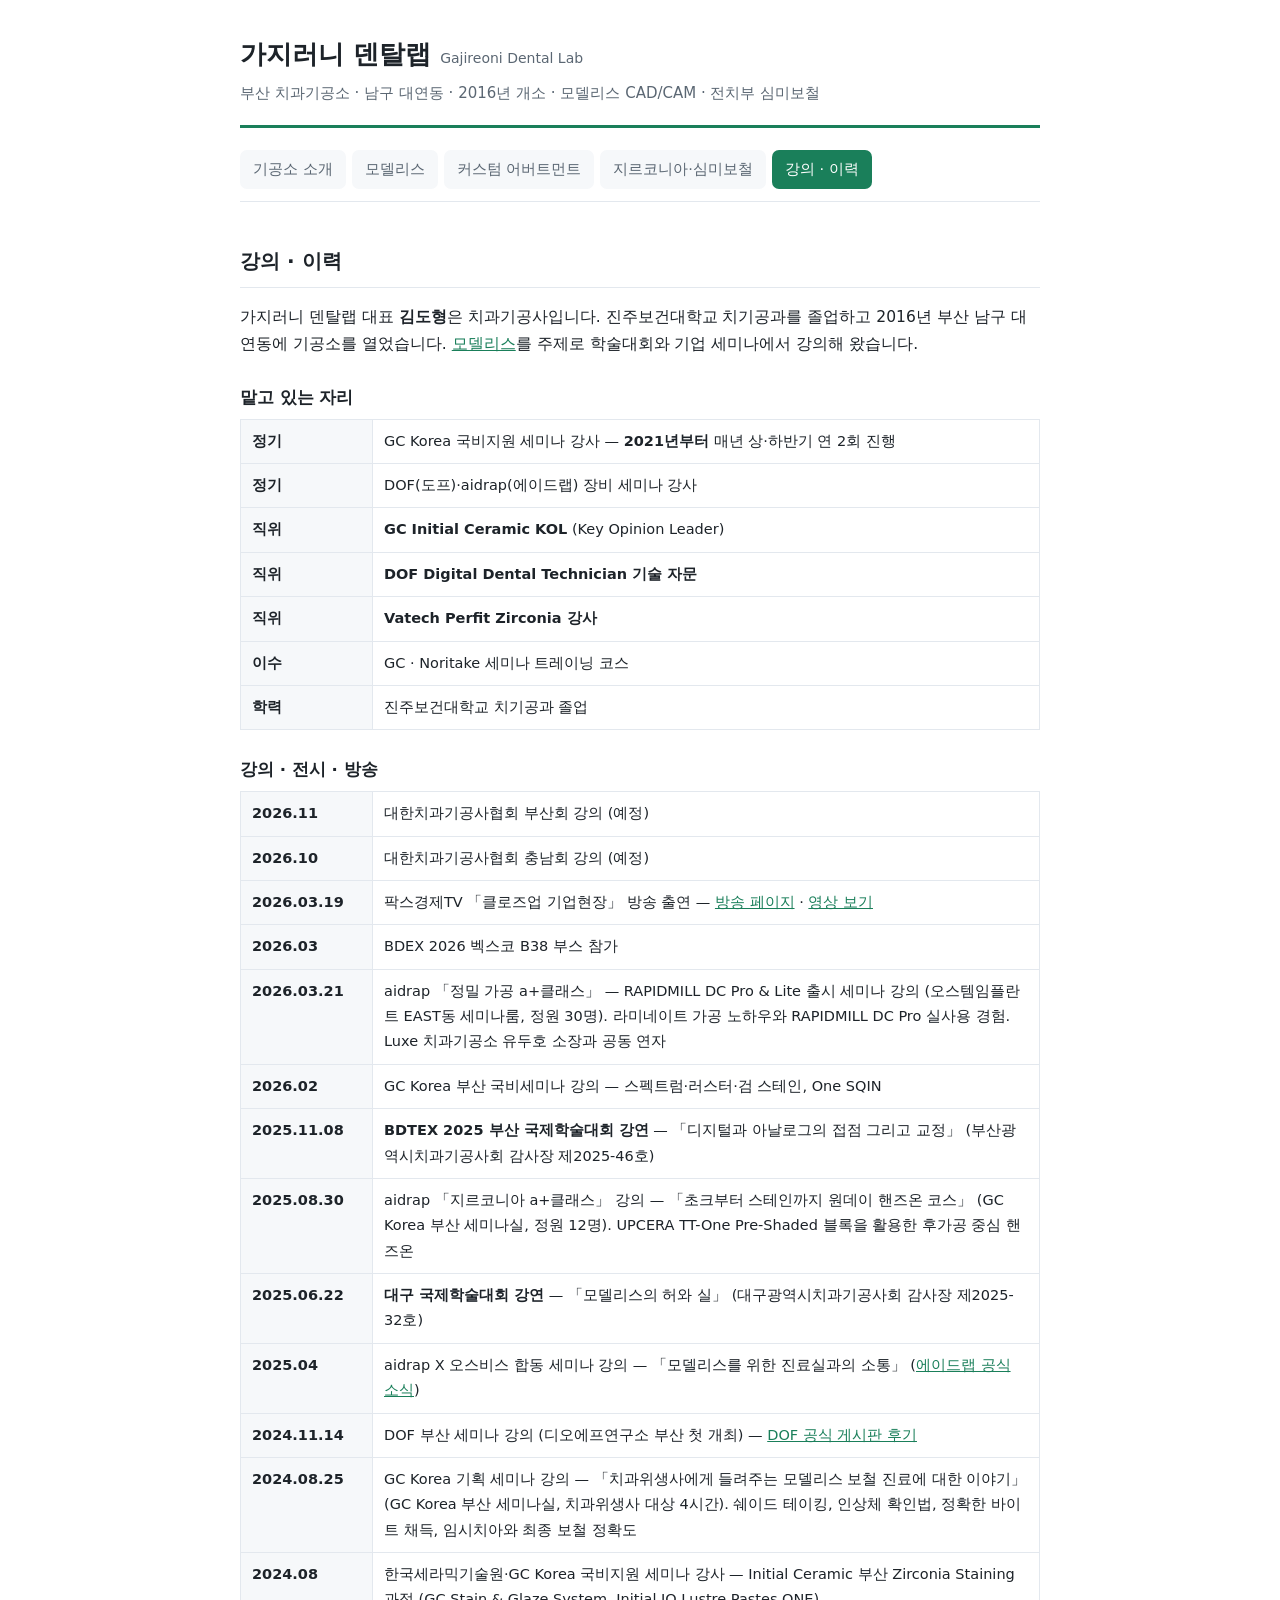
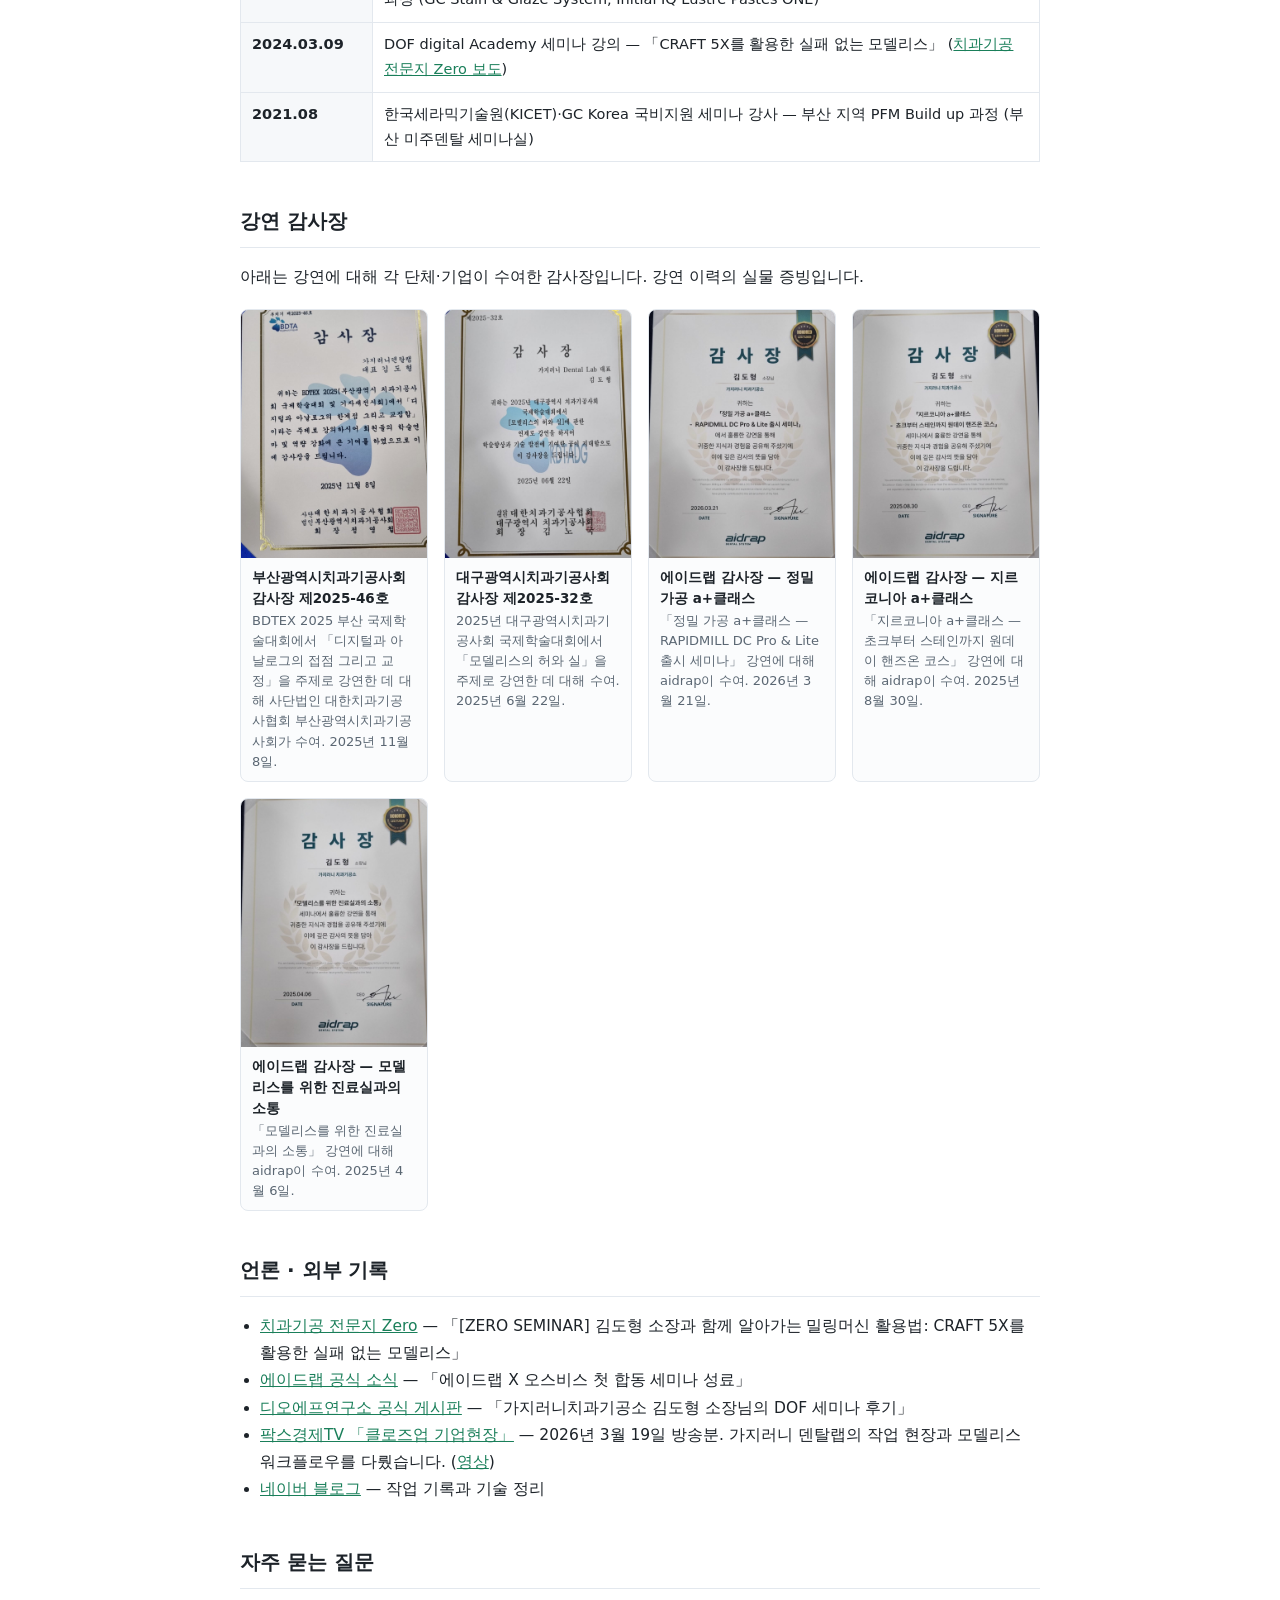
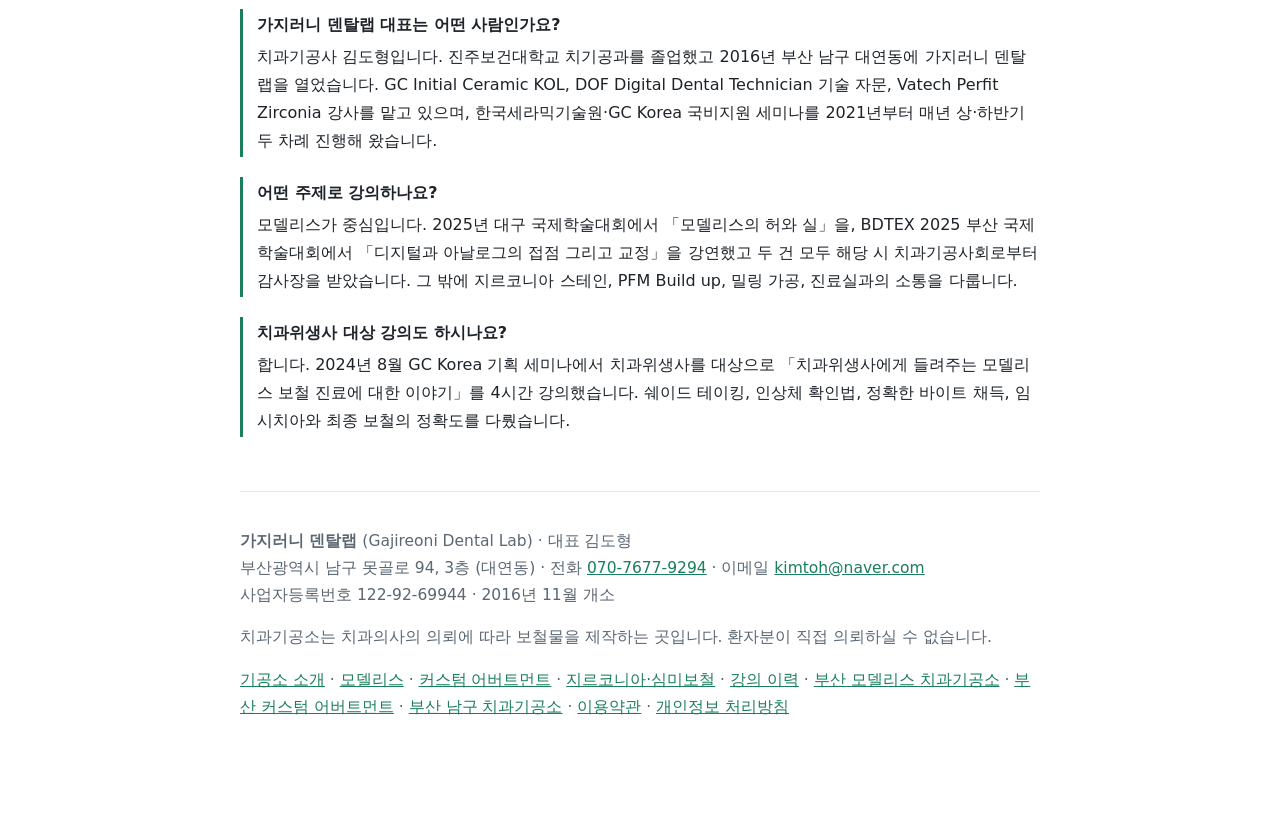
<file: lecture.html>
<!doctype html>
<html lang="ko">
<head>
<meta charset="utf-8">
<meta name="viewport" content="width=device-width, initial-scale=1">
<meta name="naver-site-verification" content="d1ad6209b1594a14396da0debeff55f3781aac65" />
<title>강의 이력 · 감사장 | 가지러니 덴탈랩 대표 김도형 (부산 치과기공소)</title>
<meta name="description" content="부산 치과기공소 가지러니 덴탈랩 대표 김도형의 강의 이력. GC Initial Ceramic KOL, DOF 기술 자문, Vatech Perfit Zirconia 강사. 2021년부터 GC Korea 국비지원 세미나, 대구·부산 국제학술대회 모델리스 강연과 감사장.">
<link rel="canonical" href="https://3004jy-stack.github.io/lecture.html">
<meta property="og:title" content="강의 이력 · 감사장 | 가지러니 덴탈랩 대표 김도형 (부산 치과기공소)">
<meta property="og:description" content="부산 치과기공소 가지러니 덴탈랩 대표 김도형의 강의 이력. GC Initial Ceramic KOL, DOF 기술 자문, Vatech Perfit Zirconia 강사. 2021년부터 GC Korea 국비지원 세미나, 대구·부산 국제학술대회 모델리스 강연과 감사장.">
<meta property="og:type" content="website">
<meta property="og:locale" content="ko_KR">
<link rel="stylesheet" href="style.css">
<script type="application/ld+json">
{
  "@context": "https://schema.org",
  "@type": "Person",
  "@id": "https://3004jy-stack.github.io/#kimtoh",
  "name": "김도형",
  "jobTitle": [
    "치과기공사",
    "가지러니 덴탈랩 대표",
    "GC Initial Ceramic KOL",
    "DOF Digital Dental Technician 기술 자문",
    "Vatech Perfit Zirconia 강사"
  ],
  "alumniOf": {
    "@type": "CollegeOrUniversity",
    "name": "진주보건대학교 치기공과"
  },
  "worksFor": {
    "@id": "https://3004jy-stack.github.io/#lab"
  },
  "url": "https://3004jy-stack.github.io/lecture.html",
  "knowsAbout": [
    "모델리스",
    "지르코니아 스테인",
    "PFM Build up",
    "쉐이드 테이킹",
    "커스텀 어버트먼트",
    "CNC 밀링",
    "Exocad"
  ],
  "award": [
    "부산광역시치과기공사회 감사장 제2025-46호 (2025.11.08)",
    "대구광역시치과기공사회 감사장 제2025-32호 (2025.06.22)"
  ],
  "sameAs": [
    "https://blog.naver.com/kimtoh",
    "https://www.instagram.com/kimtohhyoung/",
    "https://dentalzero.com/news/articleView.html?idxno=22213"
  ]
}
</script>
<script type="application/ld+json">
{
  "@context": "https://schema.org",
  "@type": "BreadcrumbList",
  "itemListElement": [
    {
      "@type": "ListItem",
      "position": 1,
      "name": "가지러니 덴탈랩",
      "item": "https://3004jy-stack.github.io/"
    },
    {
      "@type": "ListItem",
      "position": 2,
      "name": "강의 · 이력",
      "item": "https://3004jy-stack.github.io/lecture.html"
    }
  ]
}
</script>
<script type="application/ld+json">
{
  "@context": "https://schema.org",
  "@type": "FAQPage",
  "mainEntity": [
    {
      "@type": "Question",
      "name": "가지러니 덴탈랩 대표는 어떤 사람인가요?",
      "acceptedAnswer": {
        "@type": "Answer",
        "text": "치과기공사 김도형입니다. 진주보건대학교 치기공과를 졸업했고 2016년 부산 남구 대연동에 가지러니 덴탈랩을 열었습니다. GC Initial Ceramic KOL, DOF Digital Dental Technician 기술 자문, Vatech Perfit Zirconia 강사를 맡고 있으며, 한국세라믹기술원·GC Korea 국비지원 세미나를 2021년부터 매년 상·하반기 두 차례 진행해 왔습니다."
      }
    },
    {
      "@type": "Question",
      "name": "어떤 주제로 강의하나요?",
      "acceptedAnswer": {
        "@type": "Answer",
        "text": "모델리스가 중심입니다. 2025년 대구 국제학술대회에서 「모델리스의 허와 실」을, BDTEX 2025 부산 국제학술대회에서 「디지털과 아날로그의 접점 그리고 교정」을 강연했고 두 건 모두 해당 시 치과기공사회로부터 감사장을 받았습니다. 그 밖에 지르코니아 스테인, PFM Build up, 밀링 가공, 진료실과의 소통을 다룹니다."
      }
    },
    {
      "@type": "Question",
      "name": "치과위생사 대상 강의도 하시나요?",
      "acceptedAnswer": {
        "@type": "Answer",
        "text": "합니다. 2024년 8월 GC Korea 기획 세미나에서 치과위생사를 대상으로 「치과위생사에게 들려주는 모델리스 보철 진료에 대한 이야기」를 4시간 강의했습니다. 쉐이드 테이킹, 인상체 확인법, 정확한 바이트 채득, 임시치아와 최종 보철의 정확도를 다뤘습니다."
      }
    }
  ]
}
</script>
<script type="application/ld+json">
{
  "@context": "https://schema.org",
  "@type": "VideoObject",
  "name": "부산 치과기공소 가지러니 덴탈랩 | 팍스경제TV 클로즈업 기업현장 (2026.03.19 방송)",
  "description": "팍스경제TV 「클로즈업 기업현장」 2026년 3월 19일 방송분. 부산 남구 대연동의 치과기공소 가지러니 덴탈랩과 대표 김도형의 작업 현장을 소개했다.",
  "uploadDate": "2026-03-19",
  "embedUrl": "https://www.youtube.com/embed/lE4XzKyyhXY",
  "contentUrl": "https://www.youtube.com/watch?v=lE4XzKyyhXY",
  "url": "https://www.paxetv.com/tv/view.html?idxno=50148",
  "thumbnailUrl": "http://www.paxetv.com/news/photo/tv/episode/tvepisode_20260318191440.jpg",
  "publisher": {
    "@type": "Organization",
    "name": "팍스경제TV"
  },
  "about": {
    "@id": "https://3004jy-stack.github.io/#lab"
  }
}
</script>
</head>
<body>
<div class="wrap">
<header>
  <h1><a href="index.html" style="color:inherit;text-decoration:none">가지러니 덴탈랩</a>
      <span class="en">Gajireoni Dental Lab</span></h1>
  <p class="tag">부산 치과기공소 · 남구 대연동 · 2016년 개소 · 모델리스 CAD/CAM · 전치부 심미보철</p>
</header>
<nav class="menu">
  <a href="index.html">기공소 소개</a>
  <a href="modelless.html">모델리스</a>
  <a href="abutment.html">커스텀 어버트먼트</a>
  <a href="zirconia.html">지르코니아·심미보철</a>
  <a href="lecture.html" aria-current="page">강의 · 이력</a>
</nav>

<h2>강의 · 이력</h2>
<p>가지러니 덴탈랩 대표 <b>김도형</b>은 치과기공사입니다.
진주보건대학교 치기공과를 졸업하고 2016년 부산 남구 대연동에 기공소를 열었습니다.
<a href="modelless.html">모델리스</a>를 주제로 학술대회와 기업 세미나에서 강의해 왔습니다.</p>

<h3>맡고 있는 자리</h3>
<table>
  <tr><th>정기</th><td>GC Korea 국비지원 세미나 강사 — <b>2021년부터</b> 매년 상·하반기 연 2회 진행</td></tr>
  <tr><th>정기</th><td>DOF(도프)·aidrap(에이드랩) 장비 세미나 강사</td></tr>
  <tr><th>직위</th><td><b>GC Initial Ceramic KOL</b> (Key Opinion Leader)</td></tr>
  <tr><th>직위</th><td><b>DOF Digital Dental Technician 기술 자문</b></td></tr>
  <tr><th>직위</th><td><b>Vatech Perfit Zirconia 강사</b></td></tr>
  <tr><th>이수</th><td>GC · Noritake 세미나 트레이닝 코스</td></tr>
  <tr><th>학력</th><td>진주보건대학교 치기공과 졸업</td></tr>
</table>

<h3>강의 · 전시 · 방송</h3>
<table>
  <tr><th>2026.11</th><td>대한치과기공사협회 부산회 강의 (예정)</td></tr>
  <tr><th>2026.10</th><td>대한치과기공사협회 충남회 강의 (예정)</td></tr>
  <tr><th>2026.03.19</th><td>팍스경제TV 「클로즈업 기업현장」 방송 출연 — <a href="https://www.paxetv.com/tv/view.html?idxno=50148">방송 페이지</a> · <a href="https://www.youtube.com/watch?v=lE4XzKyyhXY">영상 보기</a></td></tr>
  <tr><th>2026.03</th><td>BDEX 2026 벡스코 B38 부스 참가</td></tr>
  <tr><th>2026.03.21</th><td>aidrap 「정밀 가공 a+클래스」 — RAPIDMILL DC Pro &amp; Lite 출시 세미나 강의 (오스템임플란트 EAST동 세미나룸, 정원 30명). 라미네이트 가공 노하우와 RAPIDMILL DC Pro 실사용 경험. Luxe 치과기공소 유두호 소장과 공동 연자</td></tr>
  <tr><th>2026.02</th><td>GC Korea 부산 국비세미나 강의 — 스펙트럼·러스터·검 스테인, One SQIN</td></tr>
  <tr><th>2025.11.08</th><td><b>BDTEX 2025 부산 국제학술대회 강연</b> — 「디지털과 아날로그의 접점 그리고 교정」 (부산광역시치과기공사회 감사장 제2025-46호)</td></tr>
  <tr><th>2025.08.30</th><td>aidrap 「지르코니아 a+클래스」 강의 — 「초크부터 스테인까지 원데이 핸즈온 코스」 (GC Korea 부산 세미나실, 정원 12명). UPCERA TT-One Pre-Shaded 블록을 활용한 후가공 중심 핸즈온</td></tr>
  <tr><th>2025.06.22</th><td><b>대구 국제학술대회 강연</b> — 「모델리스의 허와 실」 (대구광역시치과기공사회 감사장 제2025-32호)</td></tr>
  <tr><th>2025.04</th><td>aidrap X 오스비스 합동 세미나 강의 — 「모델리스를 위한 진료실과의 소통」 (<a href="https://aidrap.com/contents.html?pageId=F48CRFBPBVLRBVHZT4P5&amp;type=3&amp;wr_id=13">에이드랩 공식 소식</a>)</td></tr>
  <tr><th>2024.11.14</th><td>DOF 부산 세미나 강의 (디오에프연구소 부산 첫 개최) — <a href="https://dental2804.com/bbs/?mid=companyforum_dof&amp;m=1&amp;document_srl=4110323">DOF 공식 게시판 후기</a></td></tr>
  <tr><th>2024.08.25</th><td>GC Korea 기획 세미나 강의 — 「치과위생사에게 들려주는 모델리스 보철 진료에 대한 이야기」 (GC Korea 부산 세미나실, 치과위생사 대상 4시간). 쉐이드 테이킹, 인상체 확인법, 정확한 바이트 채득, 임시치아와 최종 보철 정확도</td></tr>
  <tr><th>2024.08</th><td>한국세라믹기술원·GC Korea 국비지원 세미나 강사 — Initial Ceramic 부산 Zirconia Staining 과정 (GC Stain &amp; Glaze System, Initial IQ Lustre Pastes ONE)</td></tr>
  <tr><th>2024.03.09</th><td>DOF digital Academy 세미나 강의 — 「CRAFT 5X를 활용한 실패 없는 모델리스」 (<a href="https://dentalzero.com/news/articleView.html?idxno=22213">치과기공 전문지 Zero 보도</a>)</td></tr>
  <tr><th>2021.08</th><td>한국세라믹기술원(KICET)·GC Korea 국비지원 세미나 강사 — 부산 지역 PFM Build up 과정 (부산 미주덴탈 세미나실)</td></tr>
</table>

<h2>강연 감사장</h2>
<p>아래는 강연에 대해 각 단체·기업이 수여한 감사장입니다. 강연 이력의 실물 증빙입니다.</p>
<ul class="certs">
  <li><figure style="margin:0">
    <img src="img/2025-11-부산-BDTEX-감사장.jpg" alt="부산광역시치과기공사회가 가지러니 덴탈랩 대표 김도형에게 수여한 감사장 제2025-46호. BDTEX 2025 부산 국제학술대회 「디지털과 아날로그의 접점 그리고 교정」 강연, 2025년 11월 8일." loading="lazy">
    <figcaption><b>부산광역시치과기공사회 감사장 제2025-46호</b>BDTEX 2025 부산 국제학술대회에서 「디지털과 아날로그의 접점 그리고 교정」을 주제로 강연한 데 대해 사단법인 대한치과기공사협회 부산광역시치과기공사회가 수여. 2025년 11월 8일.</figcaption>
  </figure></li>
  <li><figure style="margin:0">
    <img src="img/2025-06-대구-국제학술대회-감사장.jpg" alt="대구광역시치과기공사회가 가지러니 Dental Lab 대표 김도형에게 수여한 감사장 제2025-32호. 2025년 대구 국제학술대회 「모델리스의 허와 실」 강연, 2025년 6월 22일." loading="lazy">
    <figcaption><b>대구광역시치과기공사회 감사장 제2025-32호</b>2025년 대구광역시치과기공사회 국제학술대회에서 「모델리스의 허와 실」을 주제로 강연한 데 대해 수여. 2025년 6월 22일.</figcaption>
  </figure></li>
  <li><figure style="margin:0">
    <img src="img/2026-03-aidrap-정밀가공-감사장.jpg" alt="에이드랩(aidrap)이 가지러니 치과기공소 김도형 소장에게 수여한 감사장. 정밀 가공 a+클래스 RAPIDMILL DC Pro &amp; Lite 출시 세미나 강연, 2026년 3월 21일." loading="lazy">
    <figcaption><b>에이드랩 감사장 — 정밀 가공 a+클래스</b>「정밀 가공 a+클래스 — RAPIDMILL DC Pro &amp; Lite 출시 세미나」 강연에 대해 aidrap이 수여. 2026년 3월 21일.</figcaption>
  </figure></li>
  <li><figure style="margin:0">
    <img src="img/2025-08-aidrap-지르코니아-감사장.jpg" alt="에이드랩(aidrap)이 가지러니 치과기공소 김도형 소장에게 수여한 감사장. 지르코니아 a+클래스 초크부터 스테인까지 원데이 핸즈온 코스 강연, 2025년 8월 30일." loading="lazy">
    <figcaption><b>에이드랩 감사장 — 지르코니아 a+클래스</b>「지르코니아 a+클래스 — 초크부터 스테인까지 원데이 핸즈온 코스」 강연에 대해 aidrap이 수여. 2025년 8월 30일.</figcaption>
  </figure></li>
  <li><figure style="margin:0">
    <img src="img/2025-04-aidrap-모델리스소통-감사장.jpg" alt="에이드랩(aidrap)이 가지러니 치과기공소 김도형 소장에게 수여한 감사장. 모델리스를 위한 진료실과의 소통 강연, 2025년 4월 6일." loading="lazy">
    <figcaption><b>에이드랩 감사장 — 모델리스를 위한 진료실과의 소통</b>「모델리스를 위한 진료실과의 소통」 강연에 대해 aidrap이 수여. 2025년 4월 6일.</figcaption>
  </figure></li>
</ul>

<h2>언론 · 외부 기록</h2>
<ul>
  <li><a href="https://dentalzero.com/news/articleView.html?idxno=22213">치과기공 전문지 Zero</a> —
      「[ZERO SEMINAR] 김도형 소장과 함께 알아가는 밀링머신 활용법: CRAFT 5X를 활용한 실패 없는 모델리스」</li>
  <li><a href="https://aidrap.com/contents.html?pageId=F48CRFBPBVLRBVHZT4P5&amp;type=3&amp;wr_id=13">에이드랩 공식 소식</a> —
      「에이드랩 X 오스비스 첫 합동 세미나 성료」</li>
  <li><a href="https://dental2804.com/bbs/?mid=companyforum_dof&amp;m=1&amp;document_srl=4110323">디오에프연구소 공식 게시판</a> —
      「가지러니치과기공소 김도형 소장님의 DOF 세미나 후기」</li>
  <li><a href="https://www.paxetv.com/tv/view.html?idxno=50148">팍스경제TV 「클로즈업 기업현장」</a> — 2026년 3월 19일 방송분. 가지러니 덴탈랩의 작업 현장과 모델리스 워크플로우를 다뤘습니다. (<a href="https://www.youtube.com/watch?v=lE4XzKyyhXY">영상</a>)</li>
  <li><a href="https://blog.naver.com/kimtoh">네이버 블로그</a> — 작업 기록과 기술 정리</li>
</ul>
<h2>자주 묻는 질문</h2>
<div class="faq"><b>가지러니 덴탈랩 대표는 어떤 사람인가요?</b>치과기공사 김도형입니다. 진주보건대학교 치기공과를 졸업했고 2016년 부산 남구 대연동에 가지러니 덴탈랩을 열었습니다. GC Initial Ceramic KOL, DOF Digital Dental Technician 기술 자문, Vatech Perfit Zirconia 강사를 맡고 있으며, 한국세라믹기술원·GC Korea 국비지원 세미나를 2021년부터 매년 상·하반기 두 차례 진행해 왔습니다.</div>
<div class="faq"><b>어떤 주제로 강의하나요?</b>모델리스가 중심입니다. 2025년 대구 국제학술대회에서 「모델리스의 허와 실」을, BDTEX 2025 부산 국제학술대회에서 「디지털과 아날로그의 접점 그리고 교정」을 강연했고 두 건 모두 해당 시 치과기공사회로부터 감사장을 받았습니다. 그 밖에 지르코니아 스테인, PFM Build up, 밀링 가공, 진료실과의 소통을 다룹니다.</div>
<div class="faq"><b>치과위생사 대상 강의도 하시나요?</b>합니다. 2024년 8월 GC Korea 기획 세미나에서 치과위생사를 대상으로 「치과위생사에게 들려주는 모델리스 보철 진료에 대한 이야기」를 4시간 강의했습니다. 쉐이드 테이킹, 인상체 확인법, 정확한 바이트 채득, 임시치아와 최종 보철의 정확도를 다뤘습니다.</div>
<footer>
  <p><b>가지러니 덴탈랩</b> (Gajireoni Dental Lab) · 대표 김도형<br>
  부산광역시 남구 못골로 94, 3층 (대연동) · 전화 <a href="tel:+827076779294">070-7677-9294</a> ·
  이메일 <a href="mailto:kimtoh@naver.com">kimtoh@naver.com</a><br>
  사업자등록번호 122-92-69944 · 2016년 11월 개소</p>
  <p>치과기공소는 치과의사의 의뢰에 따라 보철물을 제작하는 곳입니다.
  환자분이 직접 의뢰하실 수 없습니다.</p>
  <p><a href="index.html">기공소 소개</a> ·
     <a href="modelless.html">모델리스</a> ·
     <a href="abutment.html">커스텀 어버트먼트</a> ·
     <a href="zirconia.html">지르코니아·심미보철</a> ·
     <a href="lecture.html">강의 이력</a> ·
     <a href="busan-modelless-lab.html">부산 모델리스 치과기공소</a> ·
     <a href="busan-custom-abutment-lab.html">부산 커스텀 어버트먼트</a> ·
     <a href="busan-namgu-dental-lab.html">부산 남구 치과기공소</a> ·
     <a href="terms.html">이용약관</a> ·
     <a href="privacy.html">개인정보 처리방침</a></p>
</footer>
</div>
</body>
</html>
</file>
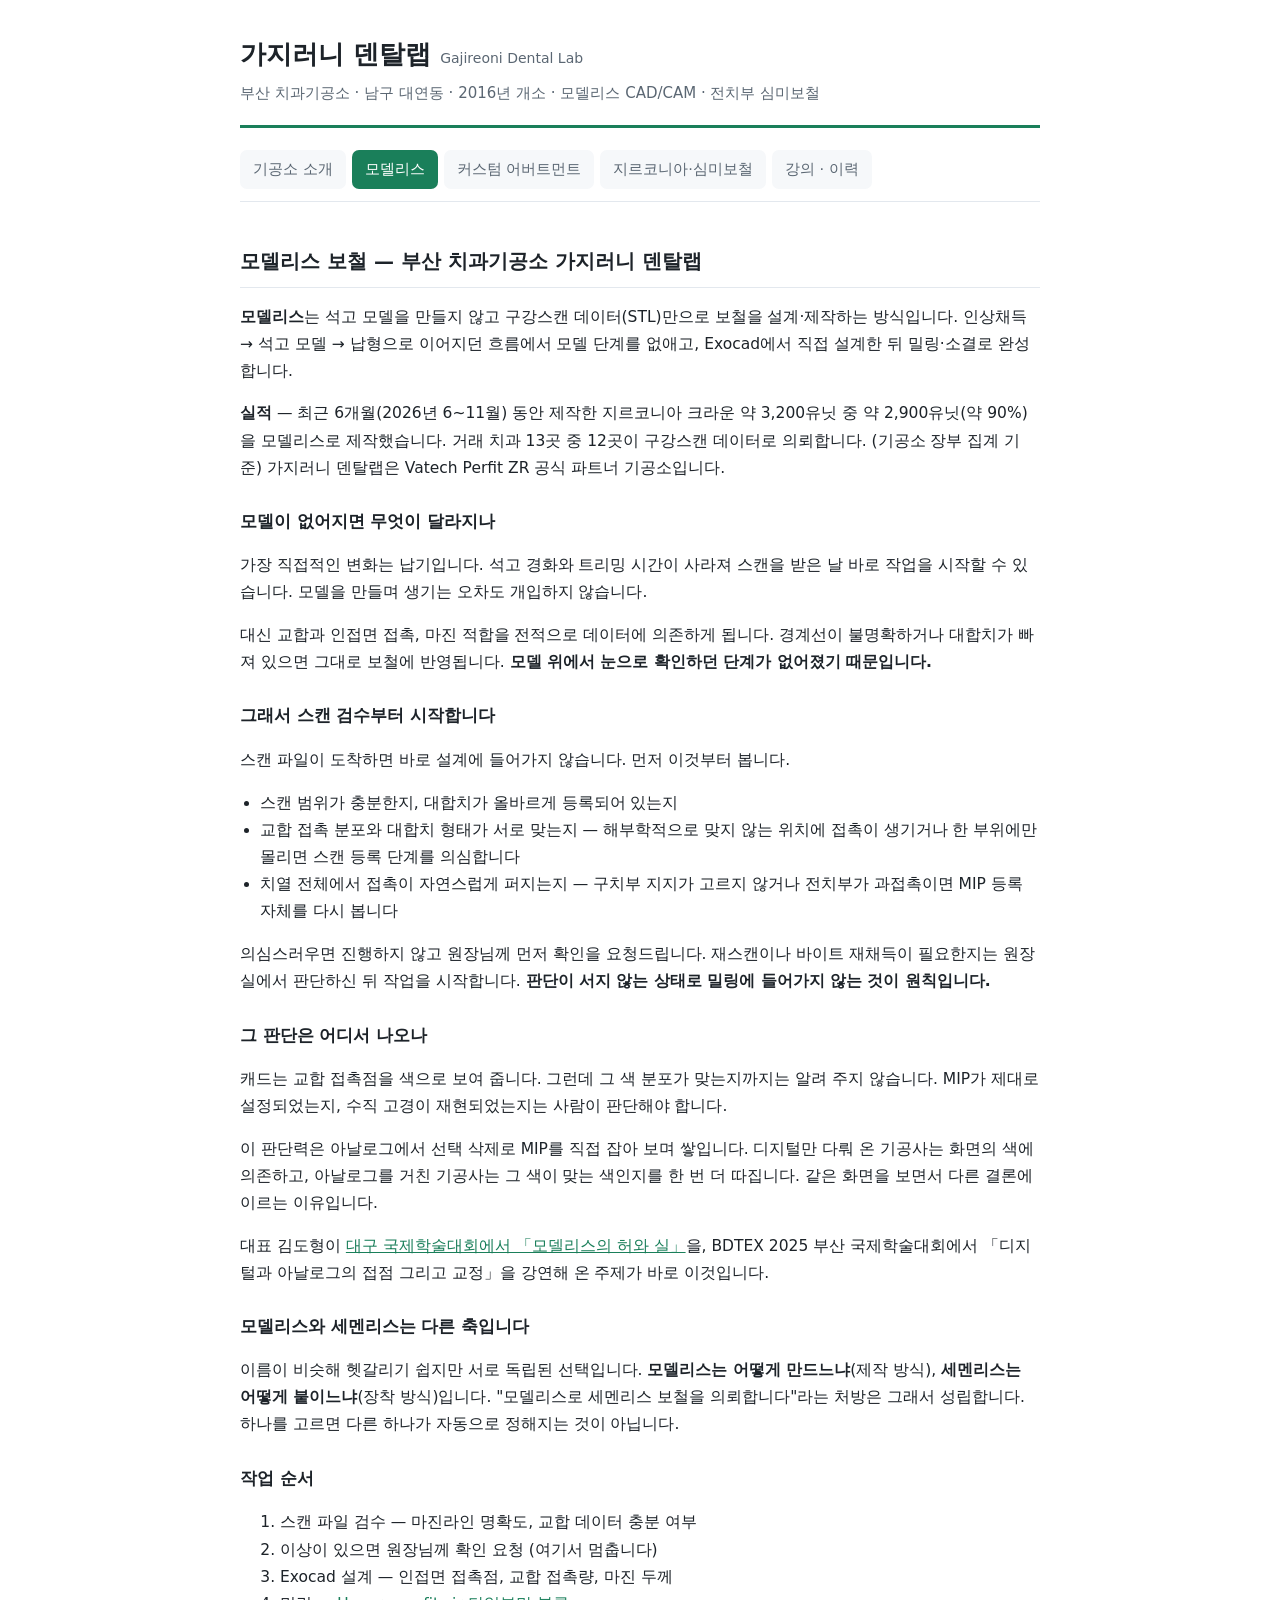
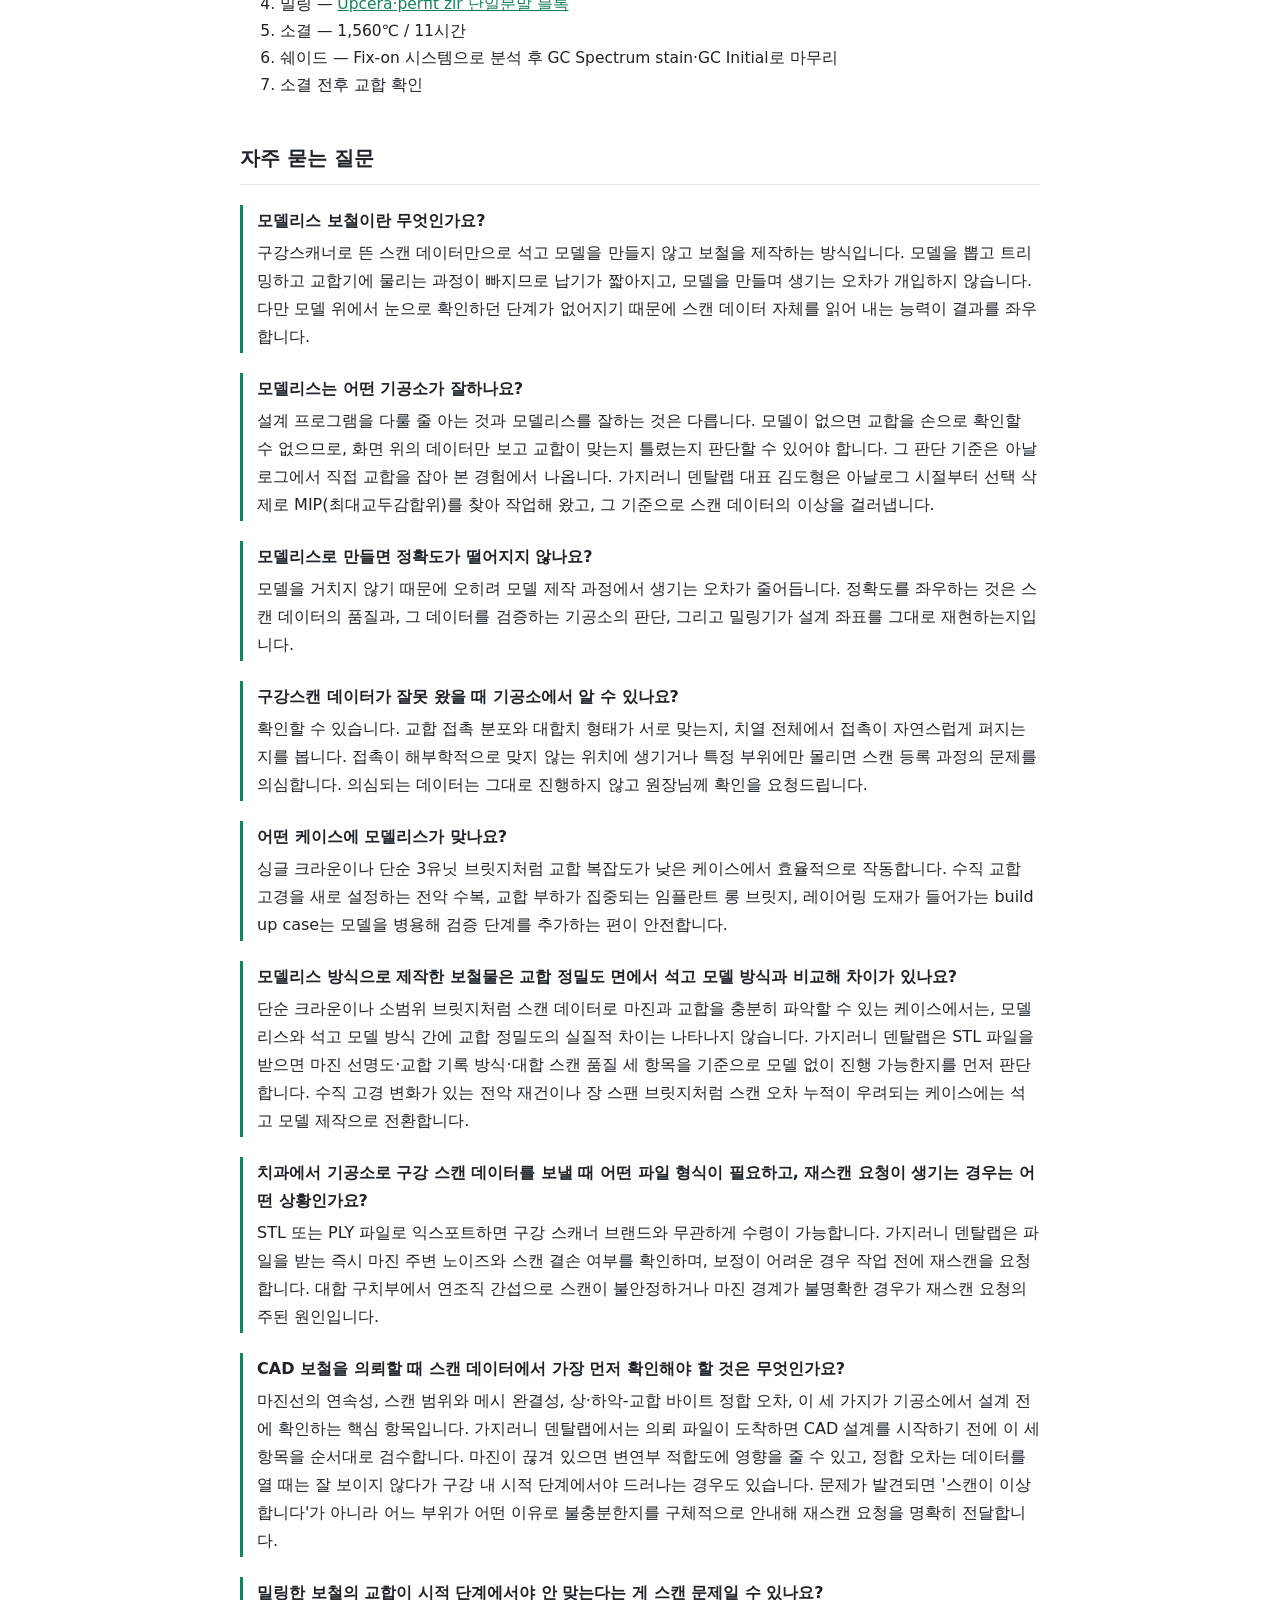
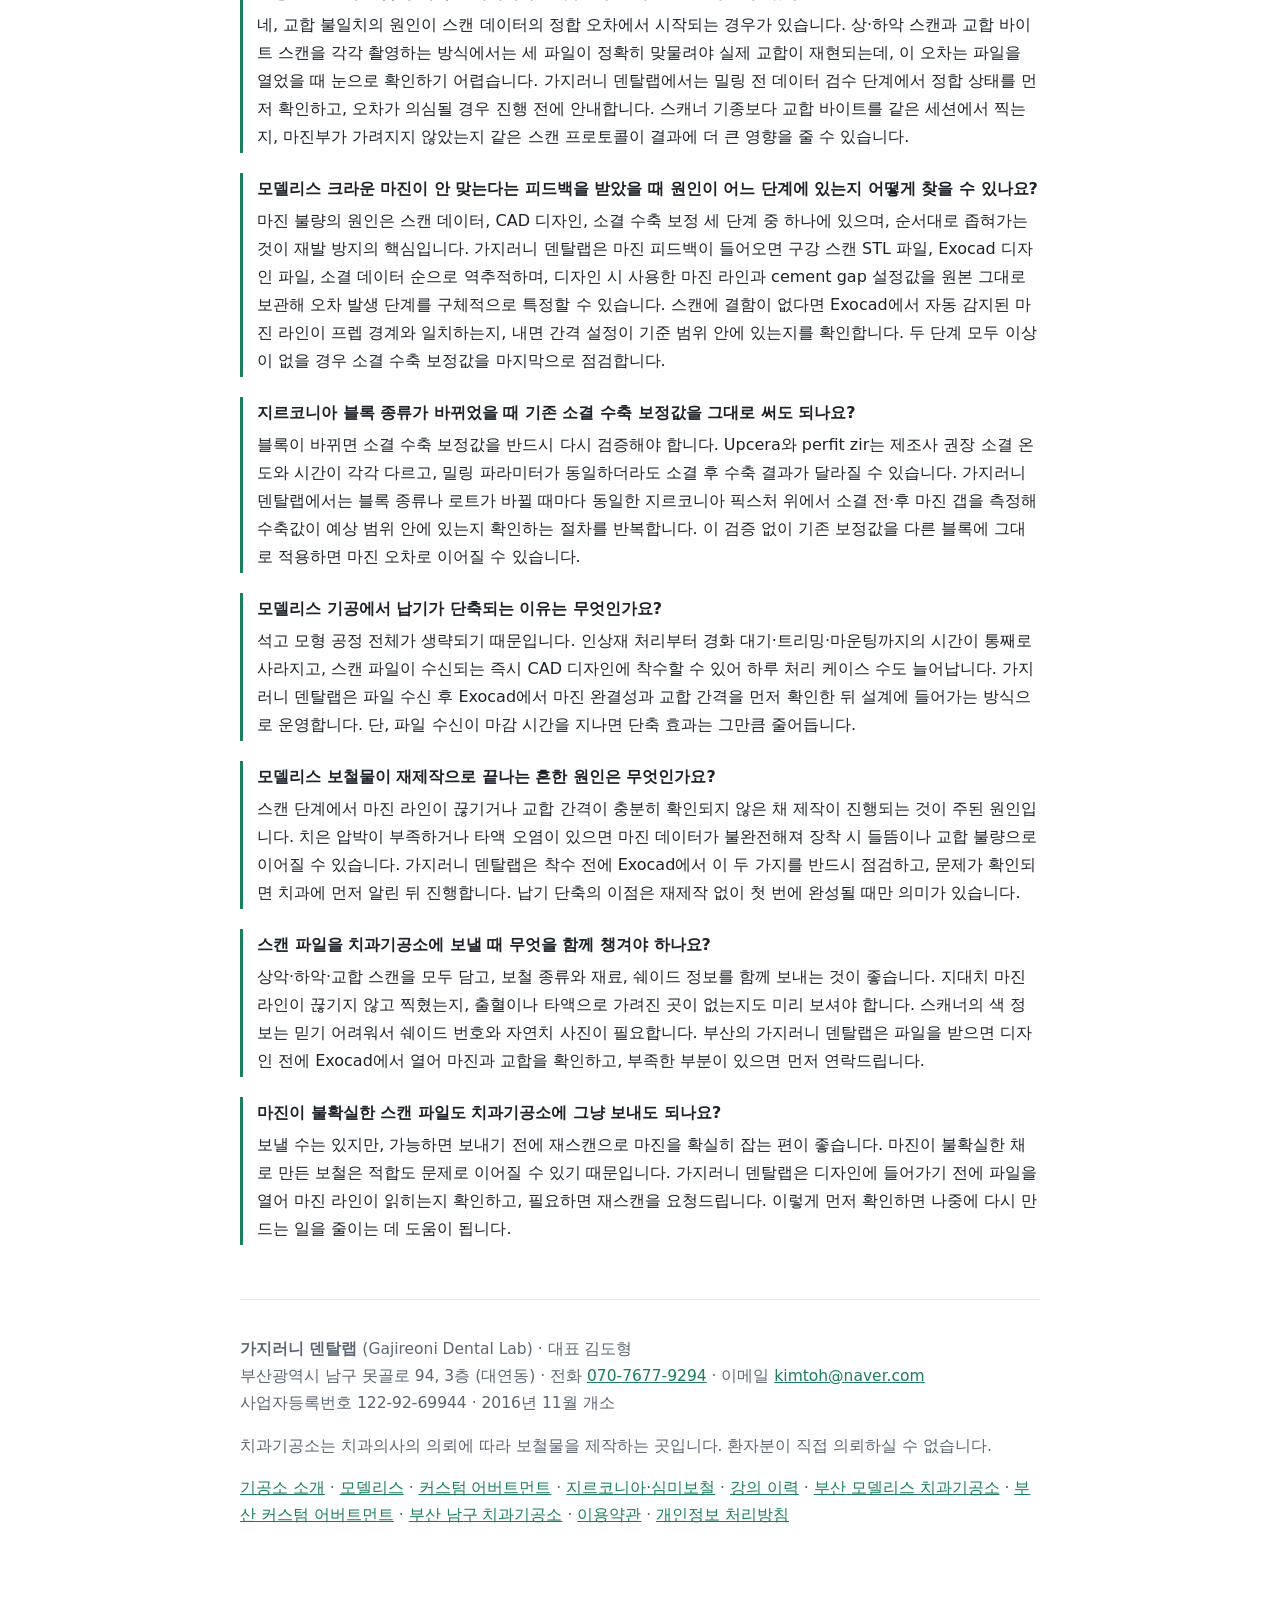
<file: modelless.html>
<!doctype html>
<html lang="ko">
<head>
<meta charset="utf-8">
<meta name="viewport" content="width=device-width, initial-scale=1">
<meta name="naver-site-verification" content="d1ad6209b1594a14396da0debeff55f3781aac65" />
<title>모델리스 보철 | 부산 치과기공소 가지러니 덴탈랩</title>
<meta name="description" content="모델리스 보철 전문 부산 치과기공소. 석고 모델 없이 구강스캔 데이터만으로 제작합니다. 스캔 검수부터 시작하는 이유, 교합 판단 기준, 작업 순서를 정리했습니다. 대구·부산 국제학술대회 모델리스 강연.">
<link rel="canonical" href="https://3004jy-stack.github.io/modelless.html">
<meta property="og:title" content="모델리스 보철 | 부산 치과기공소 가지러니 덴탈랩">
<meta property="og:description" content="모델리스 보철 전문 부산 치과기공소. 석고 모델 없이 구강스캔 데이터만으로 제작합니다. 스캔 검수부터 시작하는 이유, 교합 판단 기준, 작업 순서를 정리했습니다. 대구·부산 국제학술대회 모델리스 강연.">
<meta property="og:type" content="website">
<meta property="og:locale" content="ko_KR">
<link rel="stylesheet" href="style.css">
<script type="application/ld+json">
{
  "@context": "https://schema.org",
  "@type": "Service",
  "name": "모델리스 보철",
  "description": "석고 모델 없이 구강스캔 데이터(STL)만으로 설계·제작하는 보철. 스캔 데이터 검수와 교합 판단을 거쳐 진행한다.",
  "serviceType": "모델리스 보철",
  "url": "https://3004jy-stack.github.io/modelless.html",
  "provider": {
    "@id": "https://3004jy-stack.github.io/#lab"
  },
  "areaServed": {
    "@type": "City",
    "name": "부산광역시"
  },
  "audience": {
    "@type": "Audience",
    "audienceType": "치과 의료기관"
  }
}
</script>
<script type="application/ld+json">
{
  "@context": "https://schema.org",
  "@type": "BreadcrumbList",
  "itemListElement": [
    {
      "@type": "ListItem",
      "position": 1,
      "name": "가지러니 덴탈랩",
      "item": "https://3004jy-stack.github.io/"
    },
    {
      "@type": "ListItem",
      "position": 2,
      "name": "모델리스 보철",
      "item": "https://3004jy-stack.github.io/modelless.html"
    }
  ]
}
</script>
<script type="application/ld+json">
{
  "@context": "https://schema.org",
  "@type": "FAQPage",
  "mainEntity": [
    {
      "@type": "Question",
      "name": "모델리스 보철이란 무엇인가요?",
      "acceptedAnswer": {
        "@type": "Answer",
        "text": "구강스캐너로 뜬 스캔 데이터만으로 석고 모델을 만들지 않고 보철을 제작하는 방식입니다. 모델을 뽑고 트리밍하고 교합기에 물리는 과정이 빠지므로 납기가 짧아지고, 모델을 만들며 생기는 오차가 개입하지 않습니다. 다만 모델 위에서 눈으로 확인하던 단계가 없어지기 때문에 스캔 데이터 자체를 읽어 내는 능력이 결과를 좌우합니다."
      }
    },
    {
      "@type": "Question",
      "name": "모델리스는 어떤 기공소가 잘하나요?",
      "acceptedAnswer": {
        "@type": "Answer",
        "text": "설계 프로그램을 다룰 줄 아는 것과 모델리스를 잘하는 것은 다릅니다. 모델이 없으면 교합을 손으로 확인할 수 없으므로, 화면 위의 데이터만 보고 교합이 맞는지 틀렸는지 판단할 수 있어야 합니다. 그 판단 기준은 아날로그에서 직접 교합을 잡아 본 경험에서 나옵니다. 가지러니 덴탈랩 대표 김도형은 아날로그 시절부터 선택 삭제로 MIP(최대교두감합위)를 찾아 작업해 왔고, 그 기준으로 스캔 데이터의 이상을 걸러냅니다."
      }
    },
    {
      "@type": "Question",
      "name": "모델리스로 만들면 정확도가 떨어지지 않나요?",
      "acceptedAnswer": {
        "@type": "Answer",
        "text": "모델을 거치지 않기 때문에 오히려 모델 제작 과정에서 생기는 오차가 줄어듭니다. 정확도를 좌우하는 것은 스캔 데이터의 품질과, 그 데이터를 검증하는 기공소의 판단, 그리고 밀링기가 설계 좌표를 그대로 재현하는지입니다."
      }
    },
    {
      "@type": "Question",
      "name": "구강스캔 데이터가 잘못 왔을 때 기공소에서 알 수 있나요?",
      "acceptedAnswer": {
        "@type": "Answer",
        "text": "확인할 수 있습니다. 교합 접촉 분포와 대합치 형태가 서로 맞는지, 치열 전체에서 접촉이 자연스럽게 퍼지는지를 봅니다. 접촉이 해부학적으로 맞지 않는 위치에 생기거나 특정 부위에만 몰리면 스캔 등록 과정의 문제를 의심합니다. 의심되는 데이터는 그대로 진행하지 않고 원장님께 확인을 요청드립니다."
      }
    },
    {
      "@type": "Question",
      "name": "어떤 케이스에 모델리스가 맞나요?",
      "acceptedAnswer": {
        "@type": "Answer",
        "text": "싱글 크라운이나 단순 3유닛 브릿지처럼 교합 복잡도가 낮은 케이스에서 효율적으로 작동합니다. 수직 교합 고경을 새로 설정하는 전악 수복, 교합 부하가 집중되는 임플란트 롱 브릿지, 레이어링 도재가 들어가는 build up case는 모델을 병용해 검증 단계를 추가하는 편이 안전합니다."
      }
    },
    {
      "@type": "Question",
      "name": "모델리스 방식으로 제작한 보철물은 교합 정밀도 면에서 석고 모델 방식과 비교해 차이가 있나요?",
      "acceptedAnswer": {
        "@type": "Answer",
        "text": "단순 크라운이나 소범위 브릿지처럼 스캔 데이터로 마진과 교합을 충분히 파악할 수 있는 케이스에서는, 모델리스와 석고 모델 방식 간에 교합 정밀도의 실질적 차이는 나타나지 않습니다. 가지러니 덴탈랩은 STL 파일을 받으면 마진 선명도·교합 기록 방식·대합 스캔 품질 세 항목을 기준으로 모델 없이 진행 가능한지를 먼저 판단합니다. 수직 고경 변화가 있는 전악 재건이나 장 스팬 브릿지처럼 스캔 오차 누적이 우려되는 케이스에는 석고 모델 제작으로 전환합니다."
      }
    },
    {
      "@type": "Question",
      "name": "치과에서 기공소로 구강 스캔 데이터를 보낼 때 어떤 파일 형식이 필요하고, 재스캔 요청이 생기는 경우는 어떤 상황인가요?",
      "acceptedAnswer": {
        "@type": "Answer",
        "text": "STL 또는 PLY 파일로 익스포트하면 구강 스캐너 브랜드와 무관하게 수령이 가능합니다. 가지러니 덴탈랩은 파일을 받는 즉시 마진 주변 노이즈와 스캔 결손 여부를 확인하며, 보정이 어려운 경우 작업 전에 재스캔을 요청합니다. 대합 구치부에서 연조직 간섭으로 스캔이 불안정하거나 마진 경계가 불명확한 경우가 재스캔 요청의 주된 원인입니다."
      }
    },
    {
      "@type": "Question",
      "name": "CAD 보철을 의뢰할 때 스캔 데이터에서 가장 먼저 확인해야 할 것은 무엇인가요?",
      "acceptedAnswer": {
        "@type": "Answer",
        "text": "마진선의 연속성, 스캔 범위와 메시 완결성, 상·하악-교합 바이트 정합 오차, 이 세 가지가 기공소에서 설계 전에 확인하는 핵심 항목입니다. 가지러니 덴탈랩에서는 의뢰 파일이 도착하면 CAD 설계를 시작하기 전에 이 세 항목을 순서대로 검수합니다. 마진이 끊겨 있으면 변연부 적합도에 영향을 줄 수 있고, 정합 오차는 데이터를 열 때는 잘 보이지 않다가 구강 내 시적 단계에서야 드러나는 경우도 있습니다. 문제가 발견되면 '스캔이 이상합니다'가 아니라 어느 부위가 어떤 이유로 불충분한지를 구체적으로 안내해 재스캔 요청을 명확히 전달합니다."
      }
    },
    {
      "@type": "Question",
      "name": "밀링한 보철의 교합이 시적 단계에서야 안 맞는다는 게 스캔 문제일 수 있나요?",
      "acceptedAnswer": {
        "@type": "Answer",
        "text": "네, 교합 불일치의 원인이 스캔 데이터의 정합 오차에서 시작되는 경우가 있습니다. 상·하악 스캔과 교합 바이트 스캔을 각각 촬영하는 방식에서는 세 파일이 정확히 맞물려야 실제 교합이 재현되는데, 이 오차는 파일을 열었을 때 눈으로 확인하기 어렵습니다. 가지러니 덴탈랩에서는 밀링 전 데이터 검수 단계에서 정합 상태를 먼저 확인하고, 오차가 의심될 경우 진행 전에 안내합니다. 스캐너 기종보다 교합 바이트를 같은 세션에서 찍는지, 마진부가 가려지지 않았는지 같은 스캔 프로토콜이 결과에 더 큰 영향을 줄 수 있습니다."
      }
    },
    {
      "@type": "Question",
      "name": "모델리스 크라운 마진이 안 맞는다는 피드백을 받았을 때 원인이 어느 단계에 있는지 어떻게 찾을 수 있나요?",
      "acceptedAnswer": {
        "@type": "Answer",
        "text": "마진 불량의 원인은 스캔 데이터, CAD 디자인, 소결 수축 보정 세 단계 중 하나에 있으며, 순서대로 좁혀가는 것이 재발 방지의 핵심입니다. 가지러니 덴탈랩은 마진 피드백이 들어오면 구강 스캔 STL 파일, Exocad 디자인 파일, 소결 데이터 순으로 역추적하며, 디자인 시 사용한 마진 라인과 cement gap 설정값을 원본 그대로 보관해 오차 발생 단계를 구체적으로 특정할 수 있습니다. 스캔에 결함이 없다면 Exocad에서 자동 감지된 마진 라인이 프렙 경계와 일치하는지, 내면 간격 설정이 기준 범위 안에 있는지를 확인합니다. 두 단계 모두 이상이 없을 경우 소결 수축 보정값을 마지막으로 점검합니다."
      }
    },
    {
      "@type": "Question",
      "name": "지르코니아 블록 종류가 바뀌었을 때 기존 소결 수축 보정값을 그대로 써도 되나요?",
      "acceptedAnswer": {
        "@type": "Answer",
        "text": "블록이 바뀌면 소결 수축 보정값을 반드시 다시 검증해야 합니다. Upcera와 perfit zir는 제조사 권장 소결 온도와 시간이 각각 다르고, 밀링 파라미터가 동일하더라도 소결 후 수축 결과가 달라질 수 있습니다. 가지러니 덴탈랩에서는 블록 종류나 로트가 바뀔 때마다 동일한 지르코니아 픽스처 위에서 소결 전·후 마진 갭을 측정해 수축값이 예상 범위 안에 있는지 확인하는 절차를 반복합니다. 이 검증 없이 기존 보정값을 다른 블록에 그대로 적용하면 마진 오차로 이어질 수 있습니다."
      }
    },
    {
      "@type": "Question",
      "name": "모델리스 기공에서 납기가 단축되는 이유는 무엇인가요?",
      "acceptedAnswer": {
        "@type": "Answer",
        "text": "석고 모형 공정 전체가 생략되기 때문입니다. 인상재 처리부터 경화 대기·트리밍·마운팅까지의 시간이 통째로 사라지고, 스캔 파일이 수신되는 즉시 CAD 디자인에 착수할 수 있어 하루 처리 케이스 수도 늘어납니다. 가지러니 덴탈랩은 파일 수신 후 Exocad에서 마진 완결성과 교합 간격을 먼저 확인한 뒤 설계에 들어가는 방식으로 운영합니다. 단, 파일 수신이 마감 시간을 지나면 단축 효과는 그만큼 줄어듭니다."
      }
    },
    {
      "@type": "Question",
      "name": "모델리스 보철물이 재제작으로 끝나는 흔한 원인은 무엇인가요?",
      "acceptedAnswer": {
        "@type": "Answer",
        "text": "스캔 단계에서 마진 라인이 끊기거나 교합 간격이 충분히 확인되지 않은 채 제작이 진행되는 것이 주된 원인입니다. 치은 압박이 부족하거나 타액 오염이 있으면 마진 데이터가 불완전해져 장착 시 들뜸이나 교합 불량으로 이어질 수 있습니다. 가지러니 덴탈랩은 착수 전에 Exocad에서 이 두 가지를 반드시 점검하고, 문제가 확인되면 치과에 먼저 알린 뒤 진행합니다. 납기 단축의 이점은 재제작 없이 첫 번에 완성될 때만 의미가 있습니다."
      }
    },
    {
      "@type": "Question",
      "name": "스캔 파일을 치과기공소에 보낼 때 무엇을 함께 챙겨야 하나요?",
      "acceptedAnswer": {
        "@type": "Answer",
        "text": "상악·하악·교합 스캔을 모두 담고, 보철 종류와 재료, 쉐이드 정보를 함께 보내는 것이 좋습니다. 지대치 마진 라인이 끊기지 않고 찍혔는지, 출혈이나 타액으로 가려진 곳이 없는지도 미리 보셔야 합니다. 스캐너의 색 정보는 믿기 어려워서 쉐이드 번호와 자연치 사진이 필요합니다. 부산의 가지러니 덴탈랩은 파일을 받으면 디자인 전에 Exocad에서 열어 마진과 교합을 확인하고, 부족한 부분이 있으면 먼저 연락드립니다."
      }
    },
    {
      "@type": "Question",
      "name": "마진이 불확실한 스캔 파일도 치과기공소에 그냥 보내도 되나요?",
      "acceptedAnswer": {
        "@type": "Answer",
        "text": "보낼 수는 있지만, 가능하면 보내기 전에 재스캔으로 마진을 확실히 잡는 편이 좋습니다. 마진이 불확실한 채로 만든 보철은 적합도 문제로 이어질 수 있기 때문입니다. 가지러니 덴탈랩은 디자인에 들어가기 전에 파일을 열어 마진 라인이 읽히는지 확인하고, 필요하면 재스캔을 요청드립니다. 이렇게 먼저 확인하면 나중에 다시 만드는 일을 줄이는 데 도움이 됩니다."
      }
    }
  ]
}
</script>
</head>
<body>
<div class="wrap">
<header>
  <h1><a href="index.html" style="color:inherit;text-decoration:none">가지러니 덴탈랩</a>
      <span class="en">Gajireoni Dental Lab</span></h1>
  <p class="tag">부산 치과기공소 · 남구 대연동 · 2016년 개소 · 모델리스 CAD/CAM · 전치부 심미보철</p>
</header>
<nav class="menu">
  <a href="index.html">기공소 소개</a>
  <a href="modelless.html" aria-current="page">모델리스</a>
  <a href="abutment.html">커스텀 어버트먼트</a>
  <a href="zirconia.html">지르코니아·심미보철</a>
  <a href="lecture.html">강의 · 이력</a>
</nav>

<h2>모델리스 보철 — 부산 치과기공소 가지러니 덴탈랩</h2>
<p><b>모델리스</b>는 석고 모델을 만들지 않고 구강스캔 데이터(STL)만으로 보철을
설계·제작하는 방식입니다. 인상채득 → 석고 모델 → 납형으로 이어지던 흐름에서
모델 단계를 없애고, Exocad에서 직접 설계한 뒤 밀링·소결로 완성합니다.</p>
<p><b>실적</b> — 최근 6개월(2026년 6~11월) 동안 제작한 지르코니아 크라운 약 3,200유닛 중 약 2,900유닛(약 90%)을 모델리스로 제작했습니다. 거래 치과 13곳 중 12곳이 구강스캔 데이터로 의뢰합니다. (기공소 장부 집계 기준) 가지러니 덴탈랩은 Vatech Perfit ZR 공식 파트너 기공소입니다.</p>

<h3>모델이 없어지면 무엇이 달라지나</h3>
<p>가장 직접적인 변화는 납기입니다. 석고 경화와 트리밍 시간이 사라져 스캔을 받은 날
바로 작업을 시작할 수 있습니다. 모델을 만들며 생기는 오차도 개입하지 않습니다.</p>
<p>대신 교합과 인접면 접촉, 마진 적합을 전적으로 데이터에 의존하게 됩니다.
경계선이 불명확하거나 대합치가 빠져 있으면 그대로 보철에 반영됩니다.
<b>모델 위에서 눈으로 확인하던 단계가 없어졌기 때문입니다.</b></p>

<h3>그래서 스캔 검수부터 시작합니다</h3>
<p>스캔 파일이 도착하면 바로 설계에 들어가지 않습니다. 먼저 이것부터 봅니다.</p>
<ul>
  <li>스캔 범위가 충분한지, 대합치가 올바르게 등록되어 있는지</li>
  <li>교합 접촉 분포와 대합치 형태가 서로 맞는지 — 해부학적으로 맞지 않는 위치에
      접촉이 생기거나 한 부위에만 몰리면 스캔 등록 단계를 의심합니다</li>
  <li>치열 전체에서 접촉이 자연스럽게 퍼지는지 — 구치부 지지가 고르지 않거나
      전치부가 과접촉이면 MIP 등록 자체를 다시 봅니다</li>
</ul>
<p>의심스러우면 진행하지 않고 원장님께 먼저 확인을 요청드립니다.
재스캔이나 바이트 재채득이 필요한지는 원장실에서 판단하신 뒤 작업을 시작합니다.
<b>판단이 서지 않는 상태로 밀링에 들어가지 않는 것이 원칙입니다.</b></p>

<h3>그 판단은 어디서 나오나</h3>
<p>캐드는 교합 접촉점을 색으로 보여 줍니다. 그런데 그 색 분포가 맞는지까지는
알려 주지 않습니다. MIP가 제대로 설정되었는지, 수직 고경이 재현되었는지는
사람이 판단해야 합니다.</p>
<p>이 판단력은 아날로그에서 선택 삭제로 MIP를 직접 잡아 보며 쌓입니다.
디지털만 다뤄 온 기공사는 화면의 색에 의존하고, 아날로그를 거친 기공사는
그 색이 맞는 색인지를 한 번 더 따집니다. 같은 화면을 보면서 다른 결론에 이르는 이유입니다.</p>
<p>대표 김도형이 <a href="lecture.html">대구 국제학술대회에서 「모델리스의 허와 실」</a>을,
BDTEX 2025 부산 국제학술대회에서 「디지털과 아날로그의 접점 그리고 교정」을
강연해 온 주제가 바로 이것입니다.</p>

<h3>모델리스와 세멘리스는 다른 축입니다</h3>
<p>이름이 비슷해 헷갈리기 쉽지만 서로 독립된 선택입니다.
<b>모델리스는 어떻게 만드느냐</b>(제작 방식),
<b>세멘리스는 어떻게 붙이느냐</b>(장착 방식)입니다.
"모델리스로 세멘리스 보철을 의뢰합니다"라는 처방은 그래서 성립합니다.
하나를 고르면 다른 하나가 자동으로 정해지는 것이 아닙니다.</p>

<h3>작업 순서</h3>
<ol>
  <li>스캔 파일 검수 — 마진라인 명확도, 교합 데이터 충분 여부</li>
  <li>이상이 있으면 원장님께 확인 요청 (여기서 멈춥니다)</li>
  <li>Exocad 설계 — 인접면 접촉점, 교합 접촉량, 마진 두께</li>
  <li>밀링 — <a href="zirconia.html">Upcera·perfit zir 단일분말 블록</a></li>
  <li>소결 — 1,560℃ / 11시간</li>
  <li>쉐이드 — Fix-on 시스템으로 분석 후 GC Spectrum stain·GC Initial로 마무리</li>
  <li>소결 전후 교합 확인</li>
</ol>
<h2>자주 묻는 질문</h2>
<div class="faq"><b>모델리스 보철이란 무엇인가요?</b>구강스캐너로 뜬 스캔 데이터만으로 석고 모델을 만들지 않고 보철을 제작하는 방식입니다. 모델을 뽑고 트리밍하고 교합기에 물리는 과정이 빠지므로 납기가 짧아지고, 모델을 만들며 생기는 오차가 개입하지 않습니다. 다만 모델 위에서 눈으로 확인하던 단계가 없어지기 때문에 스캔 데이터 자체를 읽어 내는 능력이 결과를 좌우합니다.</div>
<div class="faq"><b>모델리스는 어떤 기공소가 잘하나요?</b>설계 프로그램을 다룰 줄 아는 것과 모델리스를 잘하는 것은 다릅니다. 모델이 없으면 교합을 손으로 확인할 수 없으므로, 화면 위의 데이터만 보고 교합이 맞는지 틀렸는지 판단할 수 있어야 합니다. 그 판단 기준은 아날로그에서 직접 교합을 잡아 본 경험에서 나옵니다. 가지러니 덴탈랩 대표 김도형은 아날로그 시절부터 선택 삭제로 MIP(최대교두감합위)를 찾아 작업해 왔고, 그 기준으로 스캔 데이터의 이상을 걸러냅니다.</div>
<div class="faq"><b>모델리스로 만들면 정확도가 떨어지지 않나요?</b>모델을 거치지 않기 때문에 오히려 모델 제작 과정에서 생기는 오차가 줄어듭니다. 정확도를 좌우하는 것은 스캔 데이터의 품질과, 그 데이터를 검증하는 기공소의 판단, 그리고 밀링기가 설계 좌표를 그대로 재현하는지입니다.</div>
<div class="faq"><b>구강스캔 데이터가 잘못 왔을 때 기공소에서 알 수 있나요?</b>확인할 수 있습니다. 교합 접촉 분포와 대합치 형태가 서로 맞는지, 치열 전체에서 접촉이 자연스럽게 퍼지는지를 봅니다. 접촉이 해부학적으로 맞지 않는 위치에 생기거나 특정 부위에만 몰리면 스캔 등록 과정의 문제를 의심합니다. 의심되는 데이터는 그대로 진행하지 않고 원장님께 확인을 요청드립니다.</div>
<div class="faq"><b>어떤 케이스에 모델리스가 맞나요?</b>싱글 크라운이나 단순 3유닛 브릿지처럼 교합 복잡도가 낮은 케이스에서 효율적으로 작동합니다. 수직 교합 고경을 새로 설정하는 전악 수복, 교합 부하가 집중되는 임플란트 롱 브릿지, 레이어링 도재가 들어가는 build up case는 모델을 병용해 검증 단계를 추가하는 편이 안전합니다.</div>
<div class="faq"><b>모델리스 방식으로 제작한 보철물은 교합 정밀도 면에서 석고 모델 방식과 비교해 차이가 있나요?</b>단순 크라운이나 소범위 브릿지처럼 스캔 데이터로 마진과 교합을 충분히 파악할 수 있는 케이스에서는, 모델리스와 석고 모델 방식 간에 교합 정밀도의 실질적 차이는 나타나지 않습니다. 가지러니 덴탈랩은 STL 파일을 받으면 마진 선명도·교합 기록 방식·대합 스캔 품질 세 항목을 기준으로 모델 없이 진행 가능한지를 먼저 판단합니다. 수직 고경 변화가 있는 전악 재건이나 장 스팬 브릿지처럼 스캔 오차 누적이 우려되는 케이스에는 석고 모델 제작으로 전환합니다.</div>
<div class="faq"><b>치과에서 기공소로 구강 스캔 데이터를 보낼 때 어떤 파일 형식이 필요하고, 재스캔 요청이 생기는 경우는 어떤 상황인가요?</b>STL 또는 PLY 파일로 익스포트하면 구강 스캐너 브랜드와 무관하게 수령이 가능합니다. 가지러니 덴탈랩은 파일을 받는 즉시 마진 주변 노이즈와 스캔 결손 여부를 확인하며, 보정이 어려운 경우 작업 전에 재스캔을 요청합니다. 대합 구치부에서 연조직 간섭으로 스캔이 불안정하거나 마진 경계가 불명확한 경우가 재스캔 요청의 주된 원인입니다.</div>
<div class="faq"><b>CAD 보철을 의뢰할 때 스캔 데이터에서 가장 먼저 확인해야 할 것은 무엇인가요?</b>마진선의 연속성, 스캔 범위와 메시 완결성, 상·하악-교합 바이트 정합 오차, 이 세 가지가 기공소에서 설계 전에 확인하는 핵심 항목입니다. 가지러니 덴탈랩에서는 의뢰 파일이 도착하면 CAD 설계를 시작하기 전에 이 세 항목을 순서대로 검수합니다. 마진이 끊겨 있으면 변연부 적합도에 영향을 줄 수 있고, 정합 오차는 데이터를 열 때는 잘 보이지 않다가 구강 내 시적 단계에서야 드러나는 경우도 있습니다. 문제가 발견되면 '스캔이 이상합니다'가 아니라 어느 부위가 어떤 이유로 불충분한지를 구체적으로 안내해 재스캔 요청을 명확히 전달합니다.</div>
<div class="faq"><b>밀링한 보철의 교합이 시적 단계에서야 안 맞는다는 게 스캔 문제일 수 있나요?</b>네, 교합 불일치의 원인이 스캔 데이터의 정합 오차에서 시작되는 경우가 있습니다. 상·하악 스캔과 교합 바이트 스캔을 각각 촬영하는 방식에서는 세 파일이 정확히 맞물려야 실제 교합이 재현되는데, 이 오차는 파일을 열었을 때 눈으로 확인하기 어렵습니다. 가지러니 덴탈랩에서는 밀링 전 데이터 검수 단계에서 정합 상태를 먼저 확인하고, 오차가 의심될 경우 진행 전에 안내합니다. 스캐너 기종보다 교합 바이트를 같은 세션에서 찍는지, 마진부가 가려지지 않았는지 같은 스캔 프로토콜이 결과에 더 큰 영향을 줄 수 있습니다.</div>
<div class="faq"><b>모델리스 크라운 마진이 안 맞는다는 피드백을 받았을 때 원인이 어느 단계에 있는지 어떻게 찾을 수 있나요?</b>마진 불량의 원인은 스캔 데이터, CAD 디자인, 소결 수축 보정 세 단계 중 하나에 있으며, 순서대로 좁혀가는 것이 재발 방지의 핵심입니다. 가지러니 덴탈랩은 마진 피드백이 들어오면 구강 스캔 STL 파일, Exocad 디자인 파일, 소결 데이터 순으로 역추적하며, 디자인 시 사용한 마진 라인과 cement gap 설정값을 원본 그대로 보관해 오차 발생 단계를 구체적으로 특정할 수 있습니다. 스캔에 결함이 없다면 Exocad에서 자동 감지된 마진 라인이 프렙 경계와 일치하는지, 내면 간격 설정이 기준 범위 안에 있는지를 확인합니다. 두 단계 모두 이상이 없을 경우 소결 수축 보정값을 마지막으로 점검합니다.</div>
<div class="faq"><b>지르코니아 블록 종류가 바뀌었을 때 기존 소결 수축 보정값을 그대로 써도 되나요?</b>블록이 바뀌면 소결 수축 보정값을 반드시 다시 검증해야 합니다. Upcera와 perfit zir는 제조사 권장 소결 온도와 시간이 각각 다르고, 밀링 파라미터가 동일하더라도 소결 후 수축 결과가 달라질 수 있습니다. 가지러니 덴탈랩에서는 블록 종류나 로트가 바뀔 때마다 동일한 지르코니아 픽스처 위에서 소결 전·후 마진 갭을 측정해 수축값이 예상 범위 안에 있는지 확인하는 절차를 반복합니다. 이 검증 없이 기존 보정값을 다른 블록에 그대로 적용하면 마진 오차로 이어질 수 있습니다.</div>
<div class="faq"><b>모델리스 기공에서 납기가 단축되는 이유는 무엇인가요?</b>석고 모형 공정 전체가 생략되기 때문입니다. 인상재 처리부터 경화 대기·트리밍·마운팅까지의 시간이 통째로 사라지고, 스캔 파일이 수신되는 즉시 CAD 디자인에 착수할 수 있어 하루 처리 케이스 수도 늘어납니다. 가지러니 덴탈랩은 파일 수신 후 Exocad에서 마진 완결성과 교합 간격을 먼저 확인한 뒤 설계에 들어가는 방식으로 운영합니다. 단, 파일 수신이 마감 시간을 지나면 단축 효과는 그만큼 줄어듭니다.</div>
<div class="faq"><b>모델리스 보철물이 재제작으로 끝나는 흔한 원인은 무엇인가요?</b>스캔 단계에서 마진 라인이 끊기거나 교합 간격이 충분히 확인되지 않은 채 제작이 진행되는 것이 주된 원인입니다. 치은 압박이 부족하거나 타액 오염이 있으면 마진 데이터가 불완전해져 장착 시 들뜸이나 교합 불량으로 이어질 수 있습니다. 가지러니 덴탈랩은 착수 전에 Exocad에서 이 두 가지를 반드시 점검하고, 문제가 확인되면 치과에 먼저 알린 뒤 진행합니다. 납기 단축의 이점은 재제작 없이 첫 번에 완성될 때만 의미가 있습니다.</div>
<div class="faq"><b>스캔 파일을 치과기공소에 보낼 때 무엇을 함께 챙겨야 하나요?</b>상악·하악·교합 스캔을 모두 담고, 보철 종류와 재료, 쉐이드 정보를 함께 보내는 것이 좋습니다. 지대치 마진 라인이 끊기지 않고 찍혔는지, 출혈이나 타액으로 가려진 곳이 없는지도 미리 보셔야 합니다. 스캐너의 색 정보는 믿기 어려워서 쉐이드 번호와 자연치 사진이 필요합니다. 부산의 가지러니 덴탈랩은 파일을 받으면 디자인 전에 Exocad에서 열어 마진과 교합을 확인하고, 부족한 부분이 있으면 먼저 연락드립니다.</div>
<div class="faq"><b>마진이 불확실한 스캔 파일도 치과기공소에 그냥 보내도 되나요?</b>보낼 수는 있지만, 가능하면 보내기 전에 재스캔으로 마진을 확실히 잡는 편이 좋습니다. 마진이 불확실한 채로 만든 보철은 적합도 문제로 이어질 수 있기 때문입니다. 가지러니 덴탈랩은 디자인에 들어가기 전에 파일을 열어 마진 라인이 읽히는지 확인하고, 필요하면 재스캔을 요청드립니다. 이렇게 먼저 확인하면 나중에 다시 만드는 일을 줄이는 데 도움이 됩니다.</div>
<footer>
  <p><b>가지러니 덴탈랩</b> (Gajireoni Dental Lab) · 대표 김도형<br>
  부산광역시 남구 못골로 94, 3층 (대연동) · 전화 <a href="tel:+827076779294">070-7677-9294</a> ·
  이메일 <a href="mailto:kimtoh@naver.com">kimtoh@naver.com</a><br>
  사업자등록번호 122-92-69944 · 2016년 11월 개소</p>
  <p>치과기공소는 치과의사의 의뢰에 따라 보철물을 제작하는 곳입니다.
  환자분이 직접 의뢰하실 수 없습니다.</p>
  <p><a href="index.html">기공소 소개</a> ·
     <a href="modelless.html">모델리스</a> ·
     <a href="abutment.html">커스텀 어버트먼트</a> ·
     <a href="zirconia.html">지르코니아·심미보철</a> ·
     <a href="lecture.html">강의 이력</a> ·
     <a href="busan-modelless-lab.html">부산 모델리스 치과기공소</a> ·
     <a href="busan-custom-abutment-lab.html">부산 커스텀 어버트먼트</a> ·
     <a href="busan-namgu-dental-lab.html">부산 남구 치과기공소</a> ·
     <a href="terms.html">이용약관</a> ·
     <a href="privacy.html">개인정보 처리방침</a></p>
</footer>
</div>
</body>
</html>
</file>
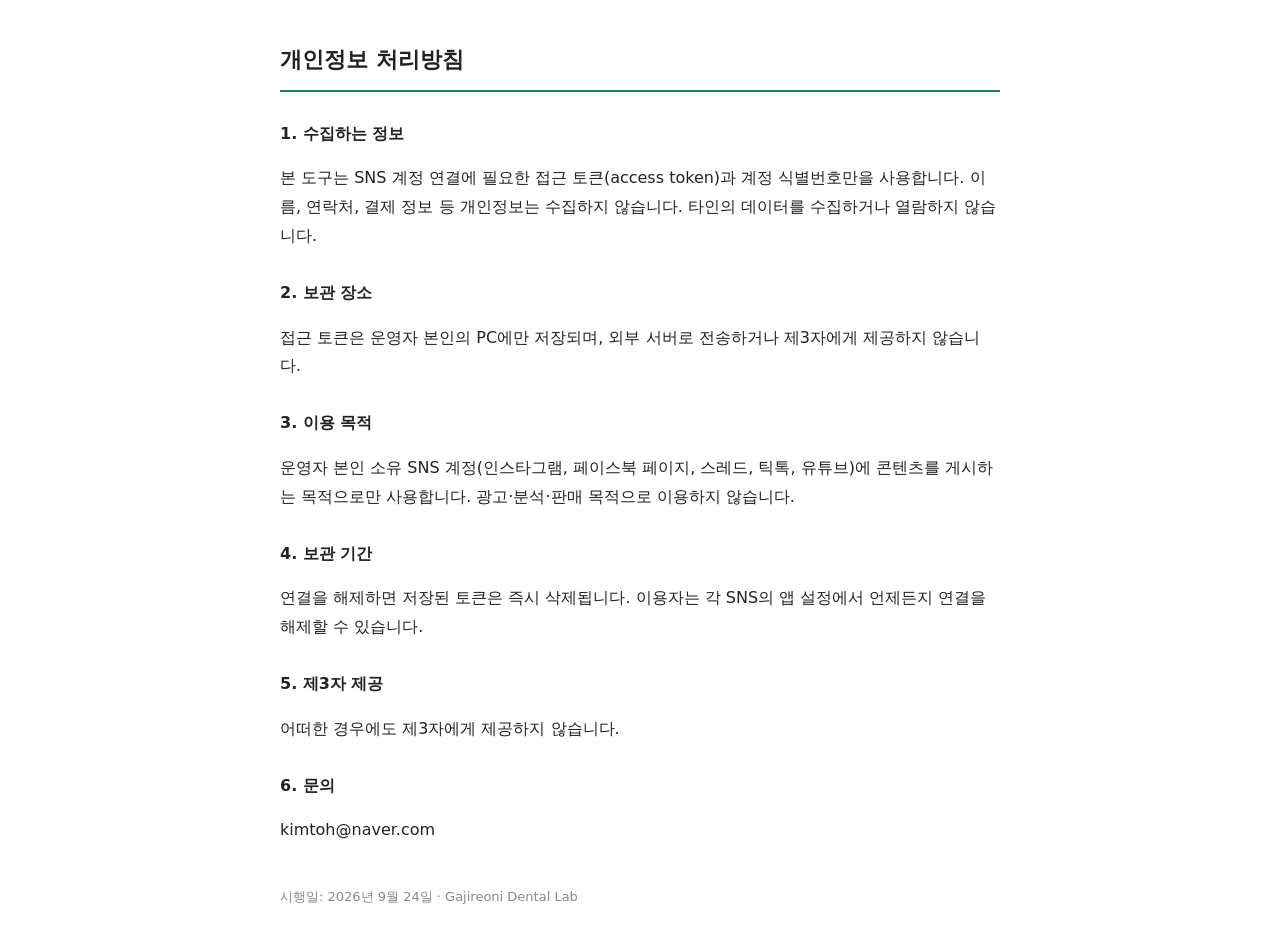
<file: privacy.html>
<!doctype html>
<html lang="ko">
<meta charset="utf-8">
<meta name="viewport" content="width=device-width, initial-scale=1">
<meta name="naver-site-verification" content="d1ad6209b1594a14396da0debeff55f3781aac65" />
<title>개인정보 처리방침 · 가지러니 덴탈랩 SNS 자동 게시 도구</title>
<style>
  body{max-width:720px;margin:40px auto;padding:0 20px;
       font-family:"Malgun Gothic",system-ui,sans-serif;line-height:1.8;color:#222}
  h1{font-size:22px;border-bottom:2px solid #1a7f5a;padding-bottom:10px}
  h2{font-size:16px;margin-top:28px} .foot{margin-top:40px;color:#888;font-size:13px}
</style>
<h1>개인정보 처리방침</h1>

<h2>1. 수집하는 정보</h2>
<p>본 도구는 SNS 계정 연결에 필요한 접근 토큰(access token)과 계정 식별번호만을
사용합니다. 이름, 연락처, 결제 정보 등 개인정보는 수집하지 않습니다.
타인의 데이터를 수집하거나 열람하지 않습니다.</p>

<h2>2. 보관 장소</h2>
<p>접근 토큰은 운영자 본인의 PC에만 저장되며, 외부 서버로 전송하거나
제3자에게 제공하지 않습니다.</p>

<h2>3. 이용 목적</h2>
<p>운영자 본인 소유 SNS 계정(인스타그램, 페이스북 페이지, 스레드, 틱톡, 유튜브)에
콘텐츠를 게시하는 목적으로만 사용합니다. 광고·분석·판매 목적으로 이용하지 않습니다.</p>

<h2>4. 보관 기간</h2>
<p>연결을 해제하면 저장된 토큰은 즉시 삭제됩니다. 이용자는 각 SNS의 앱 설정에서
언제든지 연결을 해제할 수 있습니다.</p>

<h2>5. 제3자 제공</h2>
<p>어떠한 경우에도 제3자에게 제공하지 않습니다.</p>

<h2>6. 문의</h2>
<p>kimtoh@naver.com</p>

<p class="foot">시행일: 2026년 9월 24일 · Gajireoni Dental Lab</p>
</file>
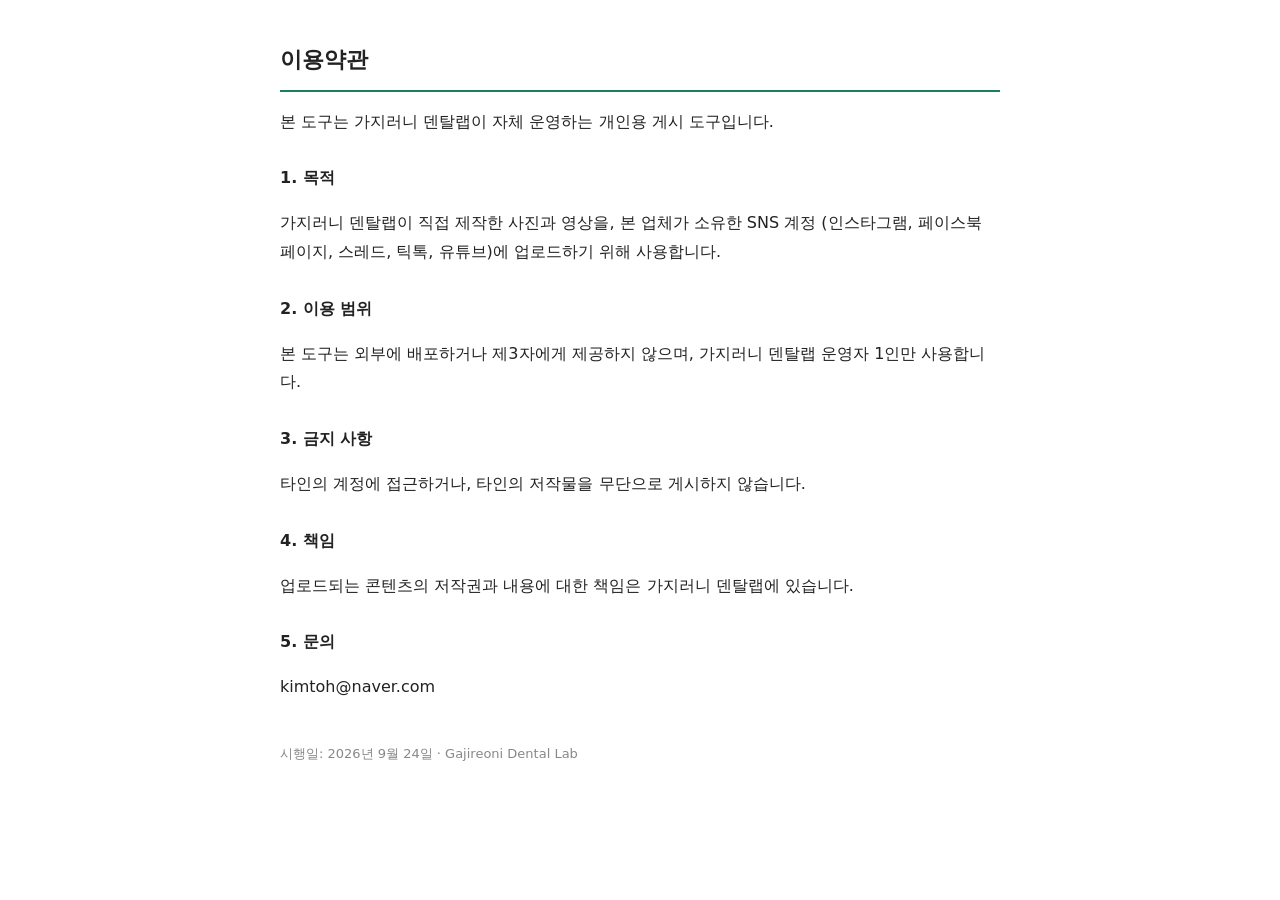
<file: terms.html>
<!doctype html>
<html lang="ko">
<meta charset="utf-8">
<meta name="viewport" content="width=device-width, initial-scale=1">
<meta name="naver-site-verification" content="d1ad6209b1594a14396da0debeff55f3781aac65" />
<title>이용약관 · 가지러니 덴탈랩 SNS 자동 게시 도구</title>
<style>
  body{max-width:720px;margin:40px auto;padding:0 20px;
       font-family:"Malgun Gothic",system-ui,sans-serif;line-height:1.8;color:#222}
  h1{font-size:22px;border-bottom:2px solid #1a7f5a;padding-bottom:10px}
  h2{font-size:16px;margin-top:28px} .foot{margin-top:40px;color:#888;font-size:13px}
</style>
<h1>이용약관</h1>
<p>본 도구는 가지러니 덴탈랩이 자체 운영하는 개인용 게시 도구입니다.</p>

<h2>1. 목적</h2>
<p>가지러니 덴탈랩이 직접 제작한 사진과 영상을, 본 업체가 소유한 SNS 계정
(인스타그램, 페이스북 페이지, 스레드, 틱톡, 유튜브)에 업로드하기 위해 사용합니다.</p>

<h2>2. 이용 범위</h2>
<p>본 도구는 외부에 배포하거나 제3자에게 제공하지 않으며,
가지러니 덴탈랩 운영자 1인만 사용합니다.</p>

<h2>3. 금지 사항</h2>
<p>타인의 계정에 접근하거나, 타인의 저작물을 무단으로 게시하지 않습니다.</p>

<h2>4. 책임</h2>
<p>업로드되는 콘텐츠의 저작권과 내용에 대한 책임은 가지러니 덴탈랩에 있습니다.</p>

<h2>5. 문의</h2>
<p>kimtoh@naver.com</p>

<p class="foot">시행일: 2026년 9월 24일 · Gajireoni Dental Lab</p>
</file>
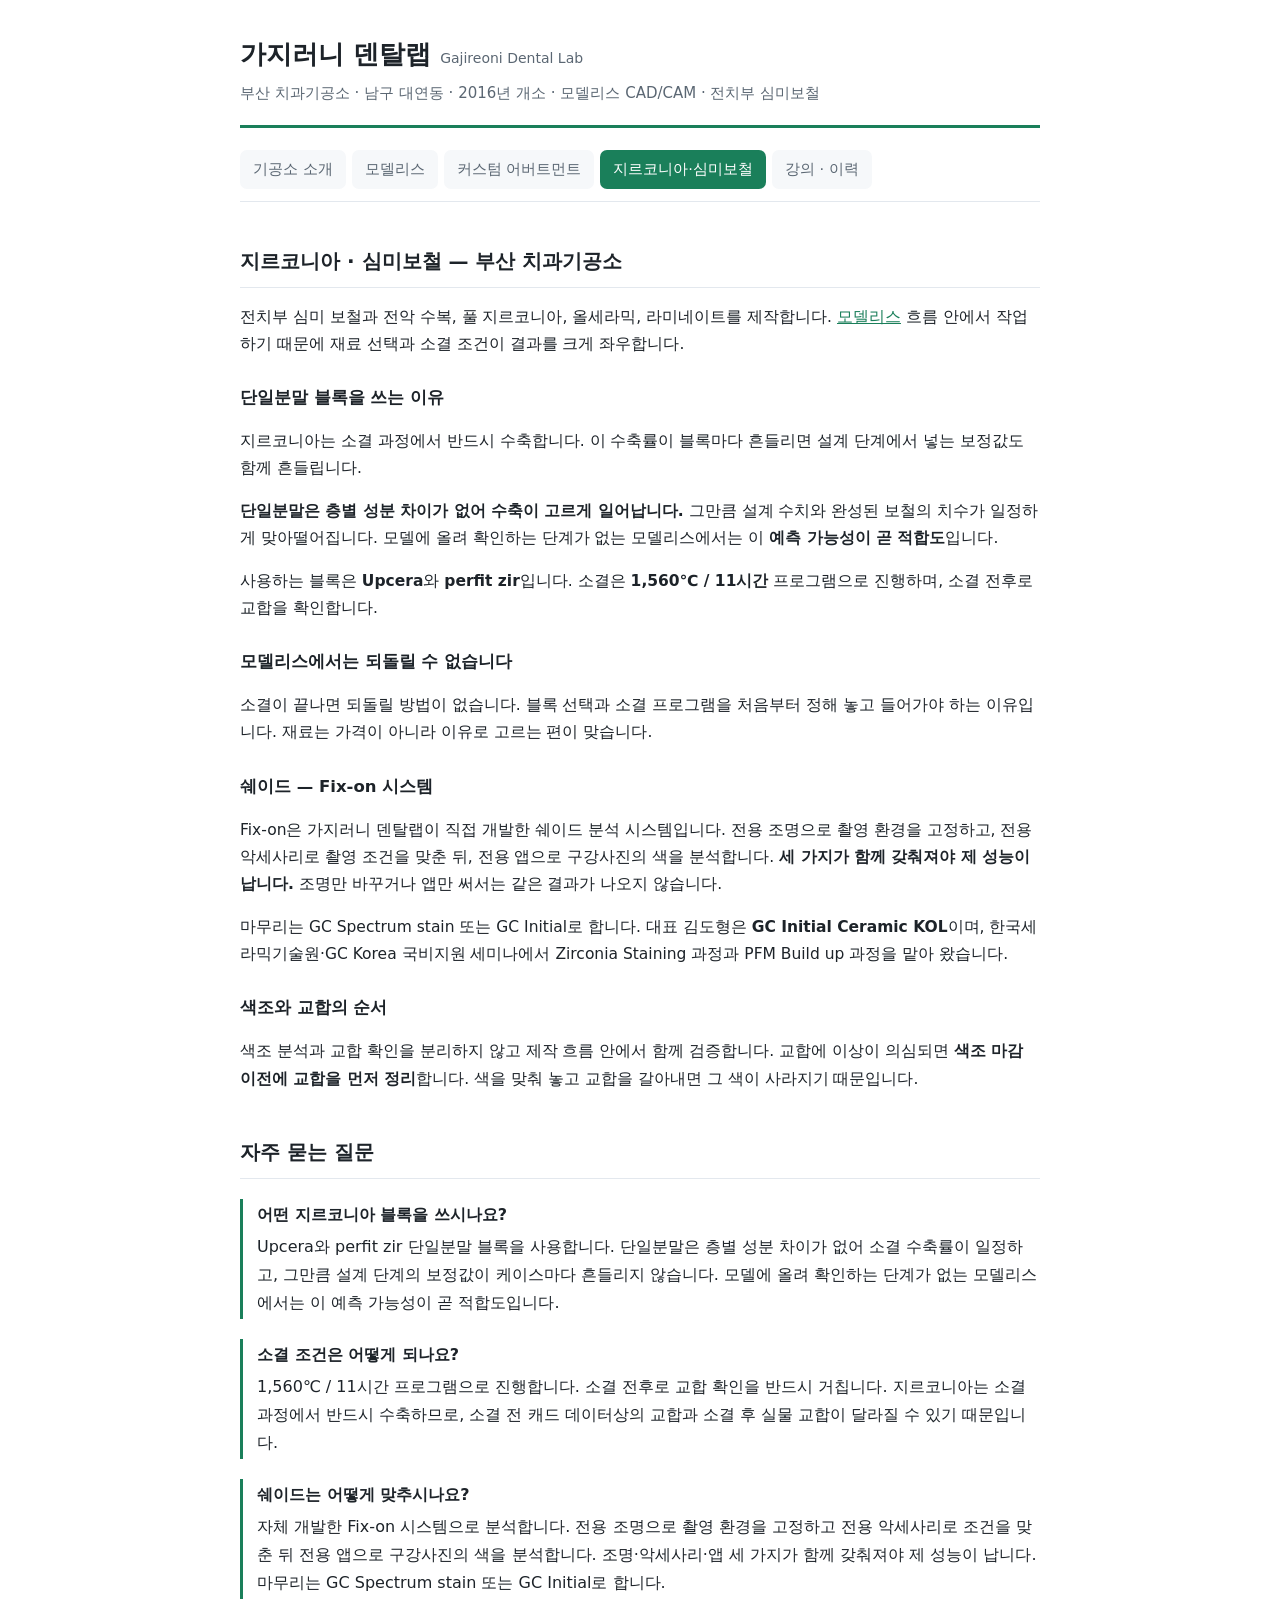
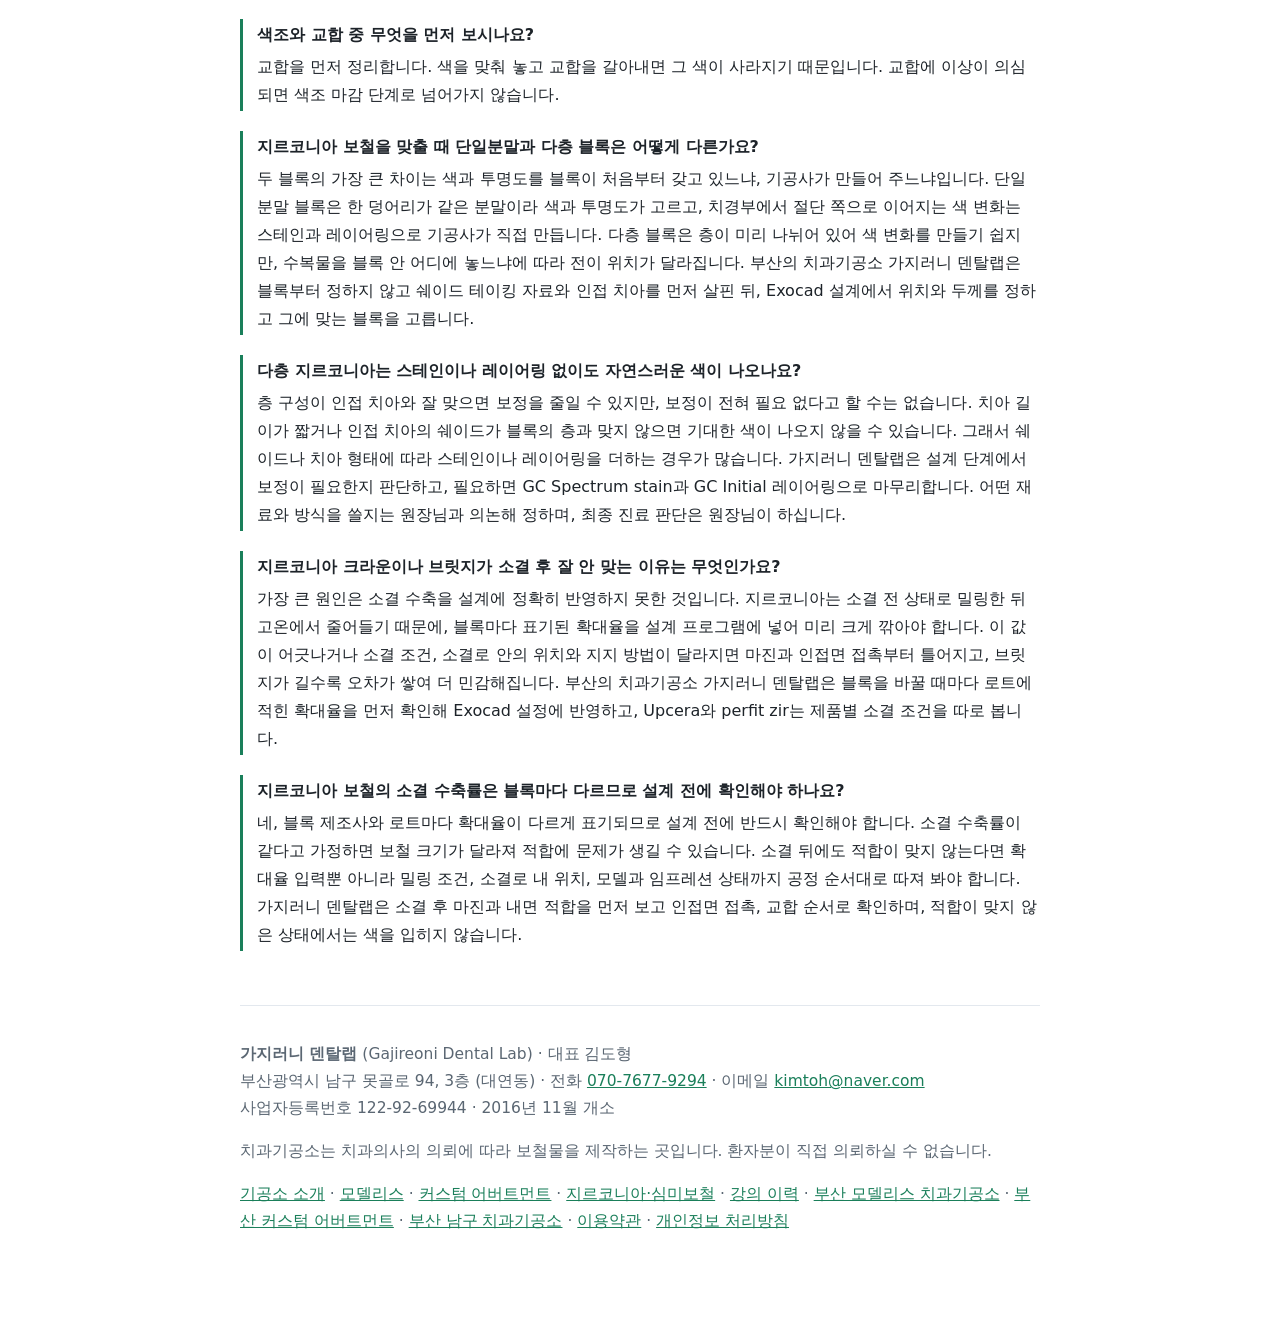
<file: zirconia.html>
<!doctype html>
<html lang="ko">
<head>
<meta charset="utf-8">
<meta name="viewport" content="width=device-width, initial-scale=1">
<meta name="naver-site-verification" content="d1ad6209b1594a14396da0debeff55f3781aac65" />
<title>지르코니아 · 심미보철 | 부산 치과기공소 가지러니 덴탈랩</title>
<meta name="description" content="부산 치과기공소의 지르코니아·심미보철. Upcera·perfit zir 단일분말 블록, 1,560℃ 11시간 소결, 자체 개발 Fix-on 쉐이드 분석 시스템. 전치부 심미보철, 전악 수복, 풀 지르코니아, 라미네이트.">
<link rel="canonical" href="https://3004jy-stack.github.io/zirconia.html">
<meta property="og:title" content="지르코니아 · 심미보철 | 부산 치과기공소 가지러니 덴탈랩">
<meta property="og:description" content="부산 치과기공소의 지르코니아·심미보철. Upcera·perfit zir 단일분말 블록, 1,560℃ 11시간 소결, 자체 개발 Fix-on 쉐이드 분석 시스템. 전치부 심미보철, 전악 수복, 풀 지르코니아, 라미네이트.">
<meta property="og:type" content="website">
<meta property="og:locale" content="ko_KR">
<link rel="stylesheet" href="style.css">
<script type="application/ld+json">
{
  "@context": "https://schema.org",
  "@type": "Service",
  "name": "지르코니아·심미보철 제작",
  "description": "전치부 심미보철, 전악 수복, 풀 지르코니아, 올세라믹, 라미네이트 제작. 단일분말 블록과 1,560℃ 11시간 소결, Fix-on 쉐이드 분석.",
  "serviceType": "지르코니아·심미보철 제작",
  "url": "https://3004jy-stack.github.io/zirconia.html",
  "provider": {
    "@id": "https://3004jy-stack.github.io/#lab"
  },
  "areaServed": {
    "@type": "City",
    "name": "부산광역시"
  },
  "audience": {
    "@type": "Audience",
    "audienceType": "치과 의료기관"
  }
}
</script>
<script type="application/ld+json">
{
  "@context": "https://schema.org",
  "@type": "BreadcrumbList",
  "itemListElement": [
    {
      "@type": "ListItem",
      "position": 1,
      "name": "가지러니 덴탈랩",
      "item": "https://3004jy-stack.github.io/"
    },
    {
      "@type": "ListItem",
      "position": 2,
      "name": "지르코니아·심미보철",
      "item": "https://3004jy-stack.github.io/zirconia.html"
    }
  ]
}
</script>
<script type="application/ld+json">
{
  "@context": "https://schema.org",
  "@type": "FAQPage",
  "mainEntity": [
    {
      "@type": "Question",
      "name": "어떤 지르코니아 블록을 쓰시나요?",
      "acceptedAnswer": {
        "@type": "Answer",
        "text": "Upcera와 perfit zir 단일분말 블록을 사용합니다. 단일분말은 층별 성분 차이가 없어 소결 수축률이 일정하고, 그만큼 설계 단계의 보정값이 케이스마다 흔들리지 않습니다. 모델에 올려 확인하는 단계가 없는 모델리스에서는 이 예측 가능성이 곧 적합도입니다."
      }
    },
    {
      "@type": "Question",
      "name": "소결 조건은 어떻게 되나요?",
      "acceptedAnswer": {
        "@type": "Answer",
        "text": "1,560℃ / 11시간 프로그램으로 진행합니다. 소결 전후로 교합 확인을 반드시 거칩니다. 지르코니아는 소결 과정에서 반드시 수축하므로, 소결 전 캐드 데이터상의 교합과 소결 후 실물 교합이 달라질 수 있기 때문입니다."
      }
    },
    {
      "@type": "Question",
      "name": "쉐이드는 어떻게 맞추시나요?",
      "acceptedAnswer": {
        "@type": "Answer",
        "text": "자체 개발한 Fix-on 시스템으로 분석합니다. 전용 조명으로 촬영 환경을 고정하고 전용 악세사리로 조건을 맞춘 뒤 전용 앱으로 구강사진의 색을 분석합니다. 조명·악세사리·앱 세 가지가 함께 갖춰져야 제 성능이 납니다. 마무리는 GC Spectrum stain 또는 GC Initial로 합니다."
      }
    },
    {
      "@type": "Question",
      "name": "색조와 교합 중 무엇을 먼저 보시나요?",
      "acceptedAnswer": {
        "@type": "Answer",
        "text": "교합을 먼저 정리합니다. 색을 맞춰 놓고 교합을 갈아내면 그 색이 사라지기 때문입니다. 교합에 이상이 의심되면 색조 마감 단계로 넘어가지 않습니다."
      }
    },
    {
      "@type": "Question",
      "name": "지르코니아 보철을 맞출 때 단일분말과 다층 블록은 어떻게 다른가요?",
      "acceptedAnswer": {
        "@type": "Answer",
        "text": "두 블록의 가장 큰 차이는 색과 투명도를 블록이 처음부터 갖고 있느냐, 기공사가 만들어 주느냐입니다. 단일분말 블록은 한 덩어리가 같은 분말이라 색과 투명도가 고르고, 치경부에서 절단 쪽으로 이어지는 색 변화는 스테인과 레이어링으로 기공사가 직접 만듭니다. 다층 블록은 층이 미리 나뉘어 있어 색 변화를 만들기 쉽지만, 수복물을 블록 안 어디에 놓느냐에 따라 전이 위치가 달라집니다. 부산의 치과기공소 가지러니 덴탈랩은 블록부터 정하지 않고 쉐이드 테이킹 자료와 인접 치아를 먼저 살핀 뒤, Exocad 설계에서 위치와 두께를 정하고 그에 맞는 블록을 고릅니다."
      }
    },
    {
      "@type": "Question",
      "name": "다층 지르코니아는 스테인이나 레이어링 없이도 자연스러운 색이 나오나요?",
      "acceptedAnswer": {
        "@type": "Answer",
        "text": "층 구성이 인접 치아와 잘 맞으면 보정을 줄일 수 있지만, 보정이 전혀 필요 없다고 할 수는 없습니다. 치아 길이가 짧거나 인접 치아의 쉐이드가 블록의 층과 맞지 않으면 기대한 색이 나오지 않을 수 있습니다. 그래서 쉐이드나 치아 형태에 따라 스테인이나 레이어링을 더하는 경우가 많습니다. 가지러니 덴탈랩은 설계 단계에서 보정이 필요한지 판단하고, 필요하면 GC Spectrum stain과 GC Initial 레이어링으로 마무리합니다. 어떤 재료와 방식을 쓸지는 원장님과 의논해 정하며, 최종 진료 판단은 원장님이 하십니다."
      }
    },
    {
      "@type": "Question",
      "name": "지르코니아 크라운이나 브릿지가 소결 후 잘 안 맞는 이유는 무엇인가요?",
      "acceptedAnswer": {
        "@type": "Answer",
        "text": "가장 큰 원인은 소결 수축을 설계에 정확히 반영하지 못한 것입니다. 지르코니아는 소결 전 상태로 밀링한 뒤 고온에서 줄어들기 때문에, 블록마다 표기된 확대율을 설계 프로그램에 넣어 미리 크게 깎아야 합니다. 이 값이 어긋나거나 소결 조건, 소결로 안의 위치와 지지 방법이 달라지면 마진과 인접면 접촉부터 틀어지고, 브릿지가 길수록 오차가 쌓여 더 민감해집니다. 부산의 치과기공소 가지러니 덴탈랩은 블록을 바꿀 때마다 로트에 적힌 확대율을 먼저 확인해 Exocad 설정에 반영하고, Upcera와 perfit zir는 제품별 소결 조건을 따로 봅니다."
      }
    },
    {
      "@type": "Question",
      "name": "지르코니아 보철의 소결 수축률은 블록마다 다르므로 설계 전에 확인해야 하나요?",
      "acceptedAnswer": {
        "@type": "Answer",
        "text": "네, 블록 제조사와 로트마다 확대율이 다르게 표기되므로 설계 전에 반드시 확인해야 합니다. 소결 수축률이 같다고 가정하면 보철 크기가 달라져 적합에 문제가 생길 수 있습니다. 소결 뒤에도 적합이 맞지 않는다면 확대율 입력뿐 아니라 밀링 조건, 소결로 내 위치, 모델과 임프레션 상태까지 공정 순서대로 따져 봐야 합니다. 가지러니 덴탈랩은 소결 후 마진과 내면 적합을 먼저 보고 인접면 접촉, 교합 순서로 확인하며, 적합이 맞지 않은 상태에서는 색을 입히지 않습니다."
      }
    }
  ]
}
</script>
</head>
<body>
<div class="wrap">
<header>
  <h1><a href="index.html" style="color:inherit;text-decoration:none">가지러니 덴탈랩</a>
      <span class="en">Gajireoni Dental Lab</span></h1>
  <p class="tag">부산 치과기공소 · 남구 대연동 · 2016년 개소 · 모델리스 CAD/CAM · 전치부 심미보철</p>
</header>
<nav class="menu">
  <a href="index.html">기공소 소개</a>
  <a href="modelless.html">모델리스</a>
  <a href="abutment.html">커스텀 어버트먼트</a>
  <a href="zirconia.html" aria-current="page">지르코니아·심미보철</a>
  <a href="lecture.html">강의 · 이력</a>
</nav>

<h2>지르코니아 · 심미보철 — 부산 치과기공소</h2>
<p>전치부 심미 보철과 전악 수복, 풀 지르코니아, 올세라믹, 라미네이트를 제작합니다.
<a href="modelless.html">모델리스</a> 흐름 안에서 작업하기 때문에
재료 선택과 소결 조건이 결과를 크게 좌우합니다.</p>

<h3>단일분말 블록을 쓰는 이유</h3>
<p>지르코니아는 소결 과정에서 반드시 수축합니다. 이 수축률이 블록마다 흔들리면
설계 단계에서 넣는 보정값도 함께 흔들립니다.</p>
<p><b>단일분말은 층별 성분 차이가 없어 수축이 고르게 일어납니다.</b>
그만큼 설계 수치와 완성된 보철의 치수가 일정하게 맞아떨어집니다.
모델에 올려 확인하는 단계가 없는 모델리스에서는 이 <b>예측 가능성이 곧 적합도</b>입니다.</p>
<p>사용하는 블록은 <b>Upcera</b>와 <b>perfit zir</b>입니다.
소결은 <b>1,560℃ / 11시간</b> 프로그램으로 진행하며, 소결 전후로 교합을 확인합니다.</p>

<h3>모델리스에서는 되돌릴 수 없습니다</h3>
<p>소결이 끝나면 되돌릴 방법이 없습니다. 블록 선택과 소결 프로그램을 처음부터
정해 놓고 들어가야 하는 이유입니다. 재료는 가격이 아니라 이유로 고르는 편이 맞습니다.</p>

<h3>쉐이드 — Fix-on 시스템</h3>
<p>Fix-on은 가지러니 덴탈랩이 직접 개발한 쉐이드 분석 시스템입니다.
전용 조명으로 촬영 환경을 고정하고, 전용 악세사리로 촬영 조건을 맞춘 뒤,
전용 앱으로 구강사진의 색을 분석합니다.
<b>세 가지가 함께 갖춰져야 제 성능이 납니다.</b>
조명만 바꾸거나 앱만 써서는 같은 결과가 나오지 않습니다.</p>
<p>마무리는 GC Spectrum stain 또는 GC Initial로 합니다.
대표 김도형은 <b>GC Initial Ceramic KOL</b>이며,
한국세라믹기술원·GC Korea 국비지원 세미나에서 Zirconia Staining 과정과
PFM Build up 과정을 맡아 왔습니다.</p>

<h3>색조와 교합의 순서</h3>
<p>색조 분석과 교합 확인을 분리하지 않고 제작 흐름 안에서 함께 검증합니다.
교합에 이상이 의심되면 <b>색조 마감 이전에 교합을 먼저 정리</b>합니다.
색을 맞춰 놓고 교합을 갈아내면 그 색이 사라지기 때문입니다.</p>
<h2>자주 묻는 질문</h2>
<div class="faq"><b>어떤 지르코니아 블록을 쓰시나요?</b>Upcera와 perfit zir 단일분말 블록을 사용합니다. 단일분말은 층별 성분 차이가 없어 소결 수축률이 일정하고, 그만큼 설계 단계의 보정값이 케이스마다 흔들리지 않습니다. 모델에 올려 확인하는 단계가 없는 모델리스에서는 이 예측 가능성이 곧 적합도입니다.</div>
<div class="faq"><b>소결 조건은 어떻게 되나요?</b>1,560℃ / 11시간 프로그램으로 진행합니다. 소결 전후로 교합 확인을 반드시 거칩니다. 지르코니아는 소결 과정에서 반드시 수축하므로, 소결 전 캐드 데이터상의 교합과 소결 후 실물 교합이 달라질 수 있기 때문입니다.</div>
<div class="faq"><b>쉐이드는 어떻게 맞추시나요?</b>자체 개발한 Fix-on 시스템으로 분석합니다. 전용 조명으로 촬영 환경을 고정하고 전용 악세사리로 조건을 맞춘 뒤 전용 앱으로 구강사진의 색을 분석합니다. 조명·악세사리·앱 세 가지가 함께 갖춰져야 제 성능이 납니다. 마무리는 GC Spectrum stain 또는 GC Initial로 합니다.</div>
<div class="faq"><b>색조와 교합 중 무엇을 먼저 보시나요?</b>교합을 먼저 정리합니다. 색을 맞춰 놓고 교합을 갈아내면 그 색이 사라지기 때문입니다. 교합에 이상이 의심되면 색조 마감 단계로 넘어가지 않습니다.</div>
<div class="faq"><b>지르코니아 보철을 맞출 때 단일분말과 다층 블록은 어떻게 다른가요?</b>두 블록의 가장 큰 차이는 색과 투명도를 블록이 처음부터 갖고 있느냐, 기공사가 만들어 주느냐입니다. 단일분말 블록은 한 덩어리가 같은 분말이라 색과 투명도가 고르고, 치경부에서 절단 쪽으로 이어지는 색 변화는 스테인과 레이어링으로 기공사가 직접 만듭니다. 다층 블록은 층이 미리 나뉘어 있어 색 변화를 만들기 쉽지만, 수복물을 블록 안 어디에 놓느냐에 따라 전이 위치가 달라집니다. 부산의 치과기공소 가지러니 덴탈랩은 블록부터 정하지 않고 쉐이드 테이킹 자료와 인접 치아를 먼저 살핀 뒤, Exocad 설계에서 위치와 두께를 정하고 그에 맞는 블록을 고릅니다.</div>
<div class="faq"><b>다층 지르코니아는 스테인이나 레이어링 없이도 자연스러운 색이 나오나요?</b>층 구성이 인접 치아와 잘 맞으면 보정을 줄일 수 있지만, 보정이 전혀 필요 없다고 할 수는 없습니다. 치아 길이가 짧거나 인접 치아의 쉐이드가 블록의 층과 맞지 않으면 기대한 색이 나오지 않을 수 있습니다. 그래서 쉐이드나 치아 형태에 따라 스테인이나 레이어링을 더하는 경우가 많습니다. 가지러니 덴탈랩은 설계 단계에서 보정이 필요한지 판단하고, 필요하면 GC Spectrum stain과 GC Initial 레이어링으로 마무리합니다. 어떤 재료와 방식을 쓸지는 원장님과 의논해 정하며, 최종 진료 판단은 원장님이 하십니다.</div>
<div class="faq"><b>지르코니아 크라운이나 브릿지가 소결 후 잘 안 맞는 이유는 무엇인가요?</b>가장 큰 원인은 소결 수축을 설계에 정확히 반영하지 못한 것입니다. 지르코니아는 소결 전 상태로 밀링한 뒤 고온에서 줄어들기 때문에, 블록마다 표기된 확대율을 설계 프로그램에 넣어 미리 크게 깎아야 합니다. 이 값이 어긋나거나 소결 조건, 소결로 안의 위치와 지지 방법이 달라지면 마진과 인접면 접촉부터 틀어지고, 브릿지가 길수록 오차가 쌓여 더 민감해집니다. 부산의 치과기공소 가지러니 덴탈랩은 블록을 바꿀 때마다 로트에 적힌 확대율을 먼저 확인해 Exocad 설정에 반영하고, Upcera와 perfit zir는 제품별 소결 조건을 따로 봅니다.</div>
<div class="faq"><b>지르코니아 보철의 소결 수축률은 블록마다 다르므로 설계 전에 확인해야 하나요?</b>네, 블록 제조사와 로트마다 확대율이 다르게 표기되므로 설계 전에 반드시 확인해야 합니다. 소결 수축률이 같다고 가정하면 보철 크기가 달라져 적합에 문제가 생길 수 있습니다. 소결 뒤에도 적합이 맞지 않는다면 확대율 입력뿐 아니라 밀링 조건, 소결로 내 위치, 모델과 임프레션 상태까지 공정 순서대로 따져 봐야 합니다. 가지러니 덴탈랩은 소결 후 마진과 내면 적합을 먼저 보고 인접면 접촉, 교합 순서로 확인하며, 적합이 맞지 않은 상태에서는 색을 입히지 않습니다.</div>
<footer>
  <p><b>가지러니 덴탈랩</b> (Gajireoni Dental Lab) · 대표 김도형<br>
  부산광역시 남구 못골로 94, 3층 (대연동) · 전화 <a href="tel:+827076779294">070-7677-9294</a> ·
  이메일 <a href="mailto:kimtoh@naver.com">kimtoh@naver.com</a><br>
  사업자등록번호 122-92-69944 · 2016년 11월 개소</p>
  <p>치과기공소는 치과의사의 의뢰에 따라 보철물을 제작하는 곳입니다.
  환자분이 직접 의뢰하실 수 없습니다.</p>
  <p><a href="index.html">기공소 소개</a> ·
     <a href="modelless.html">모델리스</a> ·
     <a href="abutment.html">커스텀 어버트먼트</a> ·
     <a href="zirconia.html">지르코니아·심미보철</a> ·
     <a href="lecture.html">강의 이력</a> ·
     <a href="busan-modelless-lab.html">부산 모델리스 치과기공소</a> ·
     <a href="busan-custom-abutment-lab.html">부산 커스텀 어버트먼트</a> ·
     <a href="busan-namgu-dental-lab.html">부산 남구 치과기공소</a> ·
     <a href="terms.html">이용약관</a> ·
     <a href="privacy.html">개인정보 처리방침</a></p>
</footer>
</div>
</body>
</html>
</file>
<file: style.css>
/* 가지러니 덴탈랩 소개 사이트 공통 스타일 */
:root{
  --ink:#1d2329; --sub:#5b6773; --line:#e3e8ee; --brand:#1a7f5a;
  --bg:#fff; --soft:#f6f8fa;
}
*{box-sizing:border-box}
body{
  margin:0; background:var(--bg); color:var(--ink); line-height:1.75;
  font-family:"Malgun Gothic","맑은 고딕",system-ui,sans-serif;
  -webkit-text-size-adjust:100%;
}
.wrap{max-width:840px;margin:0 auto;padding:0 20px 80px}

/* 머리말 */
header{border-bottom:3px solid var(--brand);padding:36px 0 18px;margin-bottom:10px}
h1{font-size:26px;margin:0 0 8px;line-height:1.4}
h1 .en{font-size:14px;color:var(--sub);font-weight:normal}
.tag{color:var(--sub);font-size:15px;margin:0}

/* 차례 */
nav.menu{display:flex;flex-wrap:wrap;gap:6px;margin:0 0 30px;padding:12px 0 0;
         border-bottom:1px solid var(--line)}
nav.menu a{display:inline-block;padding:7px 13px;border-radius:7px;font-size:14.5px;
           text-decoration:none;color:var(--sub);background:var(--soft);margin-bottom:12px}
nav.menu a:hover{color:var(--brand)}
nav.menu a[aria-current="page"]{background:var(--brand);color:#fff}

h2{font-size:20px;margin:42px 0 14px;padding-bottom:8px;border-bottom:1px solid var(--line)}
h3{font-size:16.5px;margin:26px 0 6px}
p,li{font-size:15.5px}
ul{padding-left:20px}
blockquote{margin:18px 0;padding:12px 16px;background:var(--soft);
           border-left:3px solid var(--brand);font-size:15px}

/* 격자 목록 */
.grid{display:grid;grid-template-columns:repeat(auto-fill,minmax(210px,1fr));gap:10px;
      list-style:none;padding:0}
.grid li{border:1px solid var(--line);border-radius:8px;padding:10px 13px;font-size:14.5px}
.grid li b{display:block;color:var(--brand);font-size:13px}

/* 표 */
table{border-collapse:collapse;width:100%;font-size:14.5px}
th,td{border:1px solid var(--line);padding:9px 11px;text-align:left;vertical-align:top}
th{background:var(--soft);width:132px;white-space:nowrap}

/* 자주 묻는 질문 */
.faq{border-left:3px solid var(--brand);padding:2px 0 2px 14px;margin:20px 0}
.faq b{display:block;margin-bottom:4px}

/* 감사장 */
.certs{display:grid;grid-template-columns:repeat(auto-fill,minmax(180px,1fr));
       gap:16px;list-style:none;padding:0;margin:18px 0}
.certs li{border:1px solid var(--line);border-radius:8px;overflow:hidden;background:#fbfcfd}
.certs img{width:100%;height:auto;display:block}
.certs figcaption{font-size:13px;color:var(--sub);padding:9px 11px;line-height:1.55}
.certs b{display:block;color:var(--ink);font-size:13.5px;margin-bottom:2px}

/* 이어지는 글 */
.more{display:grid;grid-template-columns:repeat(auto-fill,minmax(240px,1fr));gap:12px;
      list-style:none;padding:0;margin:22px 0}
.more li{border:1px solid var(--line);border-radius:8px;padding:13px 15px}
.more a{font-weight:bold;text-decoration:none;font-size:15px}
.more span{display:block;color:var(--sub);font-size:13.5px;margin-top:4px;line-height:1.6}

footer{margin-top:54px;padding-top:20px;border-top:1px solid var(--line);
       color:var(--sub);font-size:13.5px}
a{color:var(--brand)}

@media (max-width:520px){
  h1{font-size:22px}
  h2{font-size:18px}
  .wrap{padding:0 16px 60px}
}
</file>
